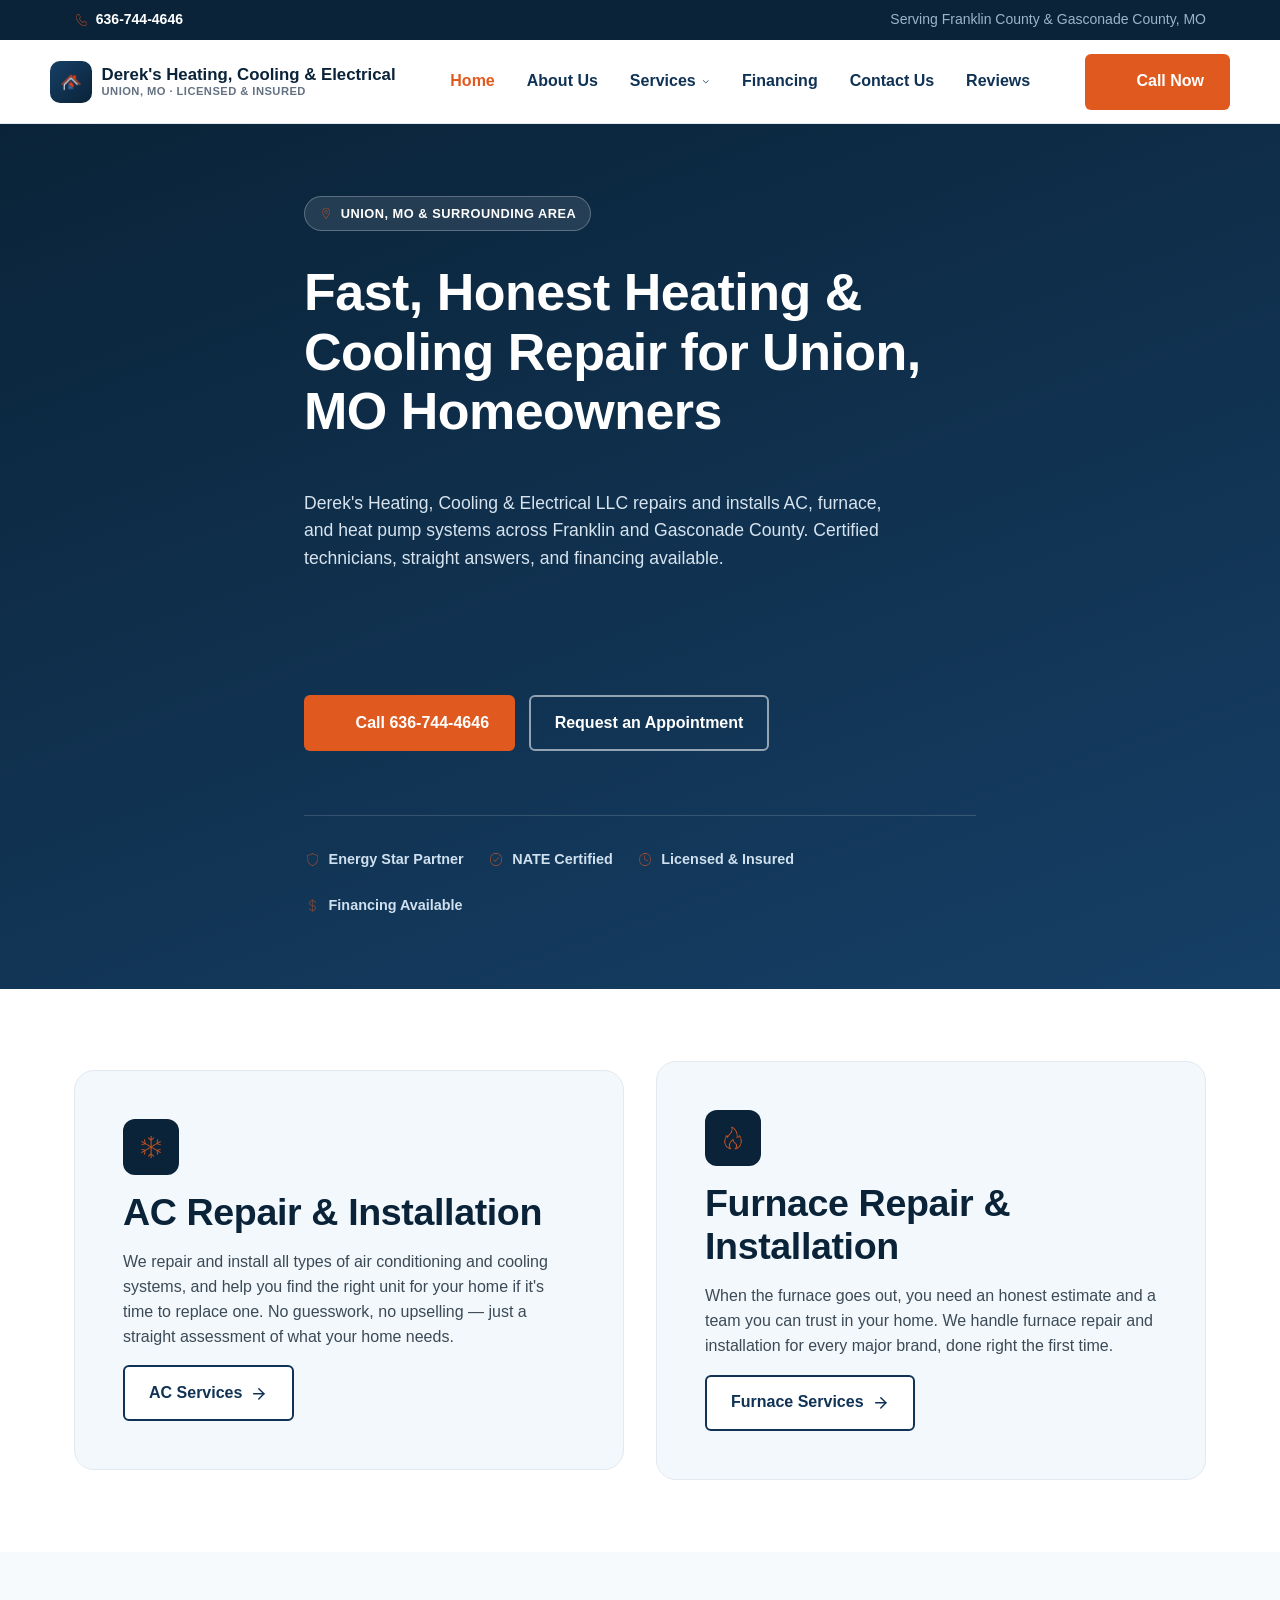
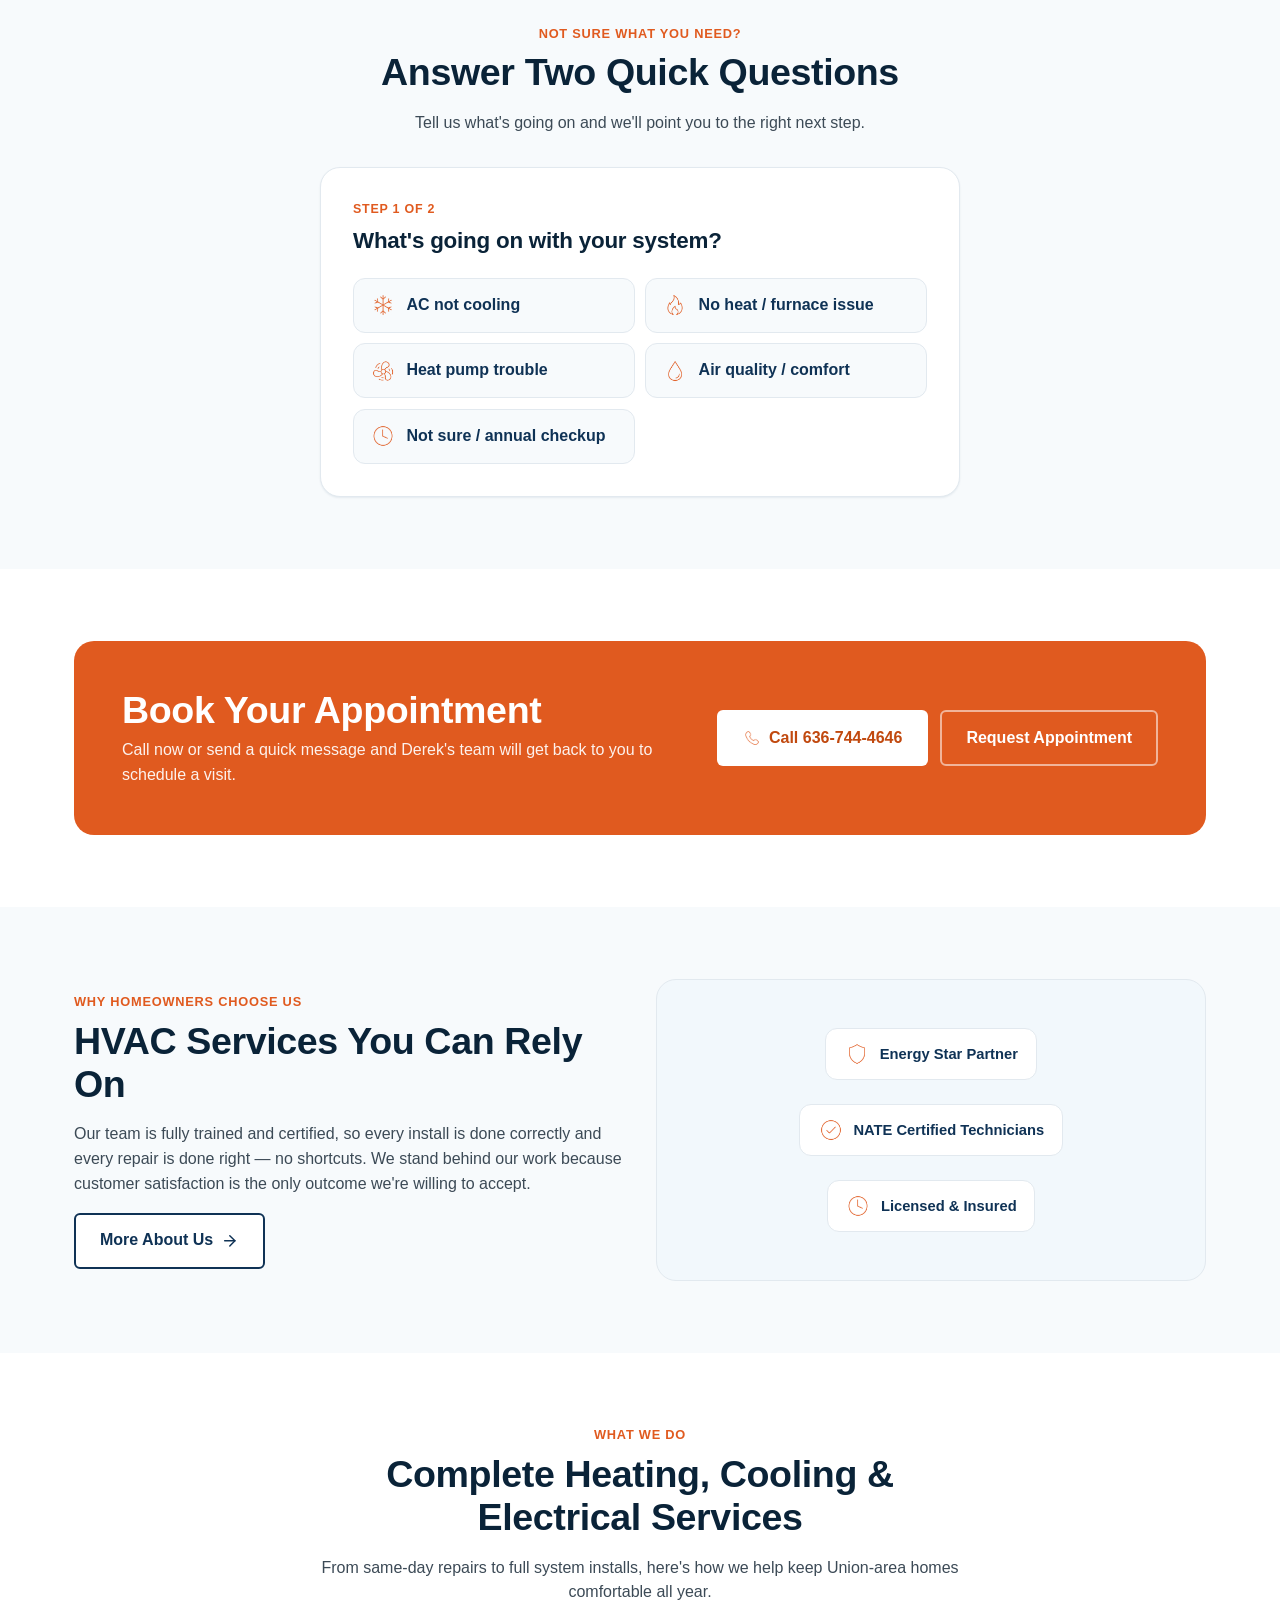
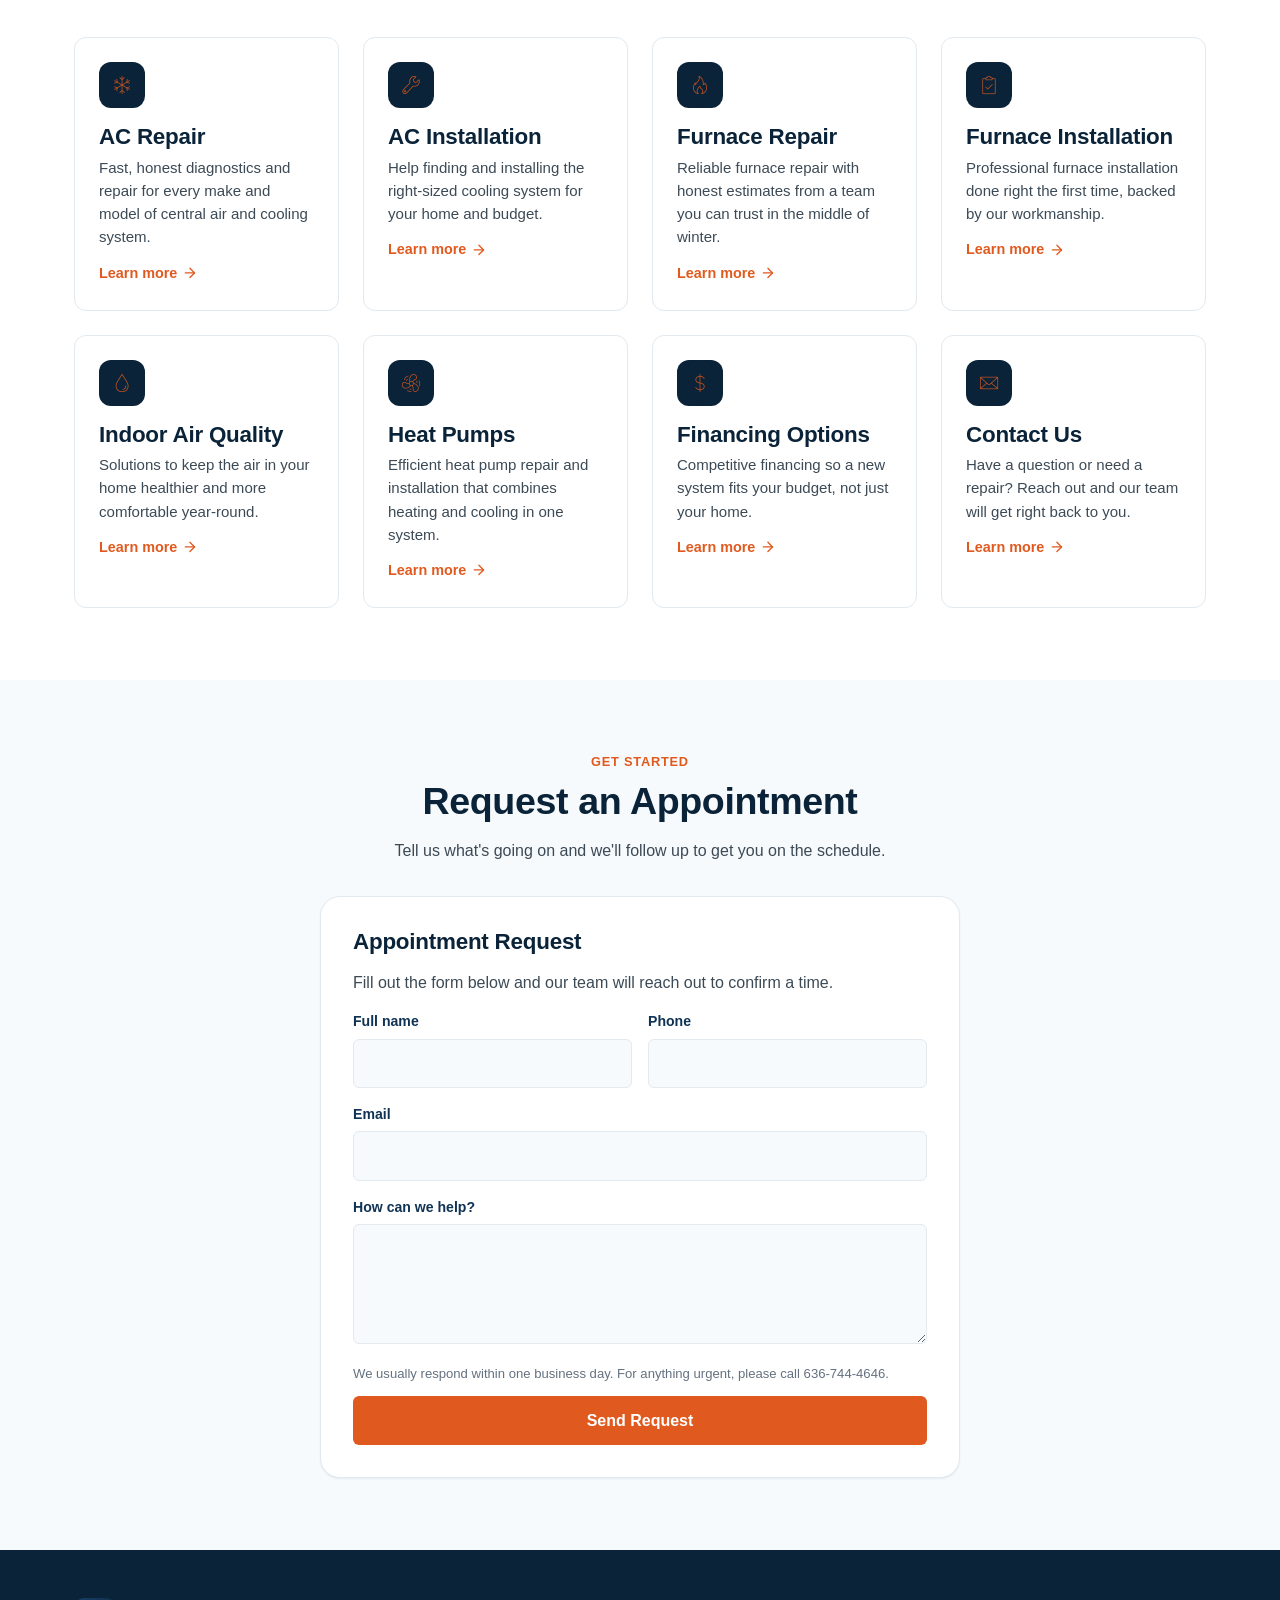
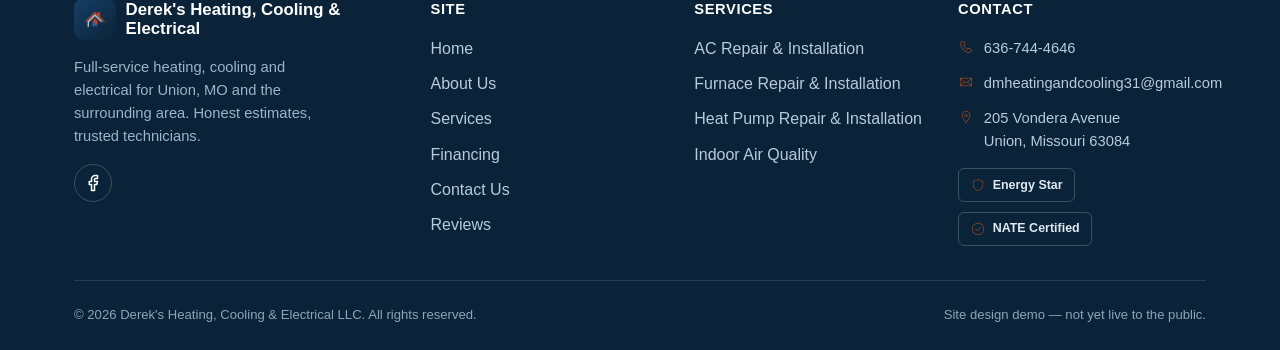
<file: index.html>
<!DOCTYPE html>
<html lang="en">
<head>
<meta charset="UTF-8">
<meta name="viewport" content="width=device-width, initial-scale=1">
<title>Derek's Heating, Cooling & Electrical LLC | Union, MO HVAC Company</title>
<meta name="description" content="Derek's Heating, Cooling & Electrical LLC is a full-service HVAC company serving Union, MO and the surrounding area. AC, furnace, heat pump and ductless mini-split repair, installation, and financing.">
<link rel="canonical" href="https://derekshvac-demo.example/index.html">
<meta name="theme-color" content="#0a2338">
<link rel="icon" href="assets/img/favicon.png" type="image/png">

<meta property="og:type" content="website">
<meta property="og:title" content="Derek's Heating, Cooling & Electrical LLC | Union, MO HVAC Company">
<meta property="og:description" content="Derek's Heating, Cooling & Electrical LLC is a full-service HVAC company serving Union, MO and the surrounding area. AC, furnace, heat pump and ductless mini-split repair, installation, and financing.">
<meta property="og:site_name" content="Derek's Heating, Cooling & Electrical LLC">

<link rel="stylesheet" href="assets/css/style.css">
<script type="application/ld+json">{
  "@context": "https://schema.org",
  "@type": "HVACBusiness",
  "name": "Derek's Heating, Cooling & Electrical LLC",
  "telephone": "+1-636-744-4646",
  "email": "dmheatingandcooling31@gmail.com",
  "address": {
    "@type": "PostalAddress",
    "streetAddress": "205 Vondera Avenue",
    "addressLocality": "Union",
    "addressRegion": "MO",
    "postalCode": "63084",
    "addressCountry": "US"
  },
  "areaServed": [
    {
      "@type": "AdministrativeArea",
      "name": "Franklin County, MO"
    },
    {
      "@type": "AdministrativeArea",
      "name": "Gasconade County, MO"
    },
    {
      "@type": "City",
      "name": "Union, MO"
    },
    {
      "@type": "City",
      "name": "New Haven, MO"
    },
    {
      "@type": "City",
      "name": "Hermann, MO"
    }
  ],
  "sameAs": [
    "https://facebook.com/hvacfranklincounty"
  ],
  "priceRange": "$$",
  "openingHoursSpecification": [
    {
      "@type": "OpeningHoursSpecification",
      "dayOfWeek": [
        "Monday",
        "Tuesday",
        "Wednesday",
        "Thursday",
        "Friday"
      ],
      "opens": "08:00",
      "closes": "17:00"
    }
  ]
}</script>

</head>
<body>
<a class="skip-link" href="#main">Skip to content</a>

  
  <div class="topbar">
    <div class="container">
      <a class="topbar-call" href="tel:+16367444646">
        <img class="icon" src="assets/img/icons/phone.png" width="24" height="24" alt="" aria-hidden="true">
        636-744-4646
      </a>
      <span class="topbar-area">Serving Franklin County & Gasconade County, MO</span>
    </div>
  </div>
  <header class="site-header">
    <div class="container header-inner">
      
      <a class="brand" href="index.html">
        <span class="brand-mark"><img src="assets/img/logo-mark.png" alt="" width="24" height="24"></span>
        <span class="brand-name">
          Derek's Heating, Cooling &amp; Electrical
          <small>Union, MO &middot; Licensed &amp; Insured</small>
        </span>
      </a>
      
      <nav class="primary-nav" aria-label="Primary">
        <ul class="nav-list"><li><a class="nav-link" href="index.html" aria-current="page">Home</a></li><li><a class="nav-link" href="about.html">About Us</a></li>
        <li class="has-dropdown">
          <a class="nav-link" href="services.html">
            Services <svg class="icon caret" viewBox="0 0 24 24" fill="none" stroke="currentColor" stroke-width="2" stroke-linecap="round" stroke-linejoin="round" aria-hidden="true" focusable="false"><polyline points="6 9 12 15 18 9"/></svg>
          </a>
          <ul class="dropdown"><li><a href="ac-repair-installation.html">AC Repair & Installation</a></li><li><a href="furnace-repair-installation.html">Furnace Repair & Installation</a></li><li><a href="heat-pump-repair-installation.html">Heat Pump Repair & Installation</a></li><li><a href="indoor-air-quality.html">Indoor Air Quality</a></li></ul>
        </li><li><a class="nav-link" href="financing.html">Financing</a></li><li><a class="nav-link" href="contact.html">Contact Us</a></li><li><a class="nav-link" href="reviews.html">Reviews</a></li></ul>
      </nav>
      <a class="btn btn-primary header-cta" href="tel:+16367444646">
        <img class="icon" src="assets/img/icons/phone.png" width="24" height="24" alt="" aria-hidden="true"> Call Now
      </a>
      <button
        type="button"
        class="nav-toggle"
        data-nav-toggle
        aria-expanded="false"
        aria-controls="mobile-nav-panel"
        aria-label="Open menu"
      >
        <svg class="icon" viewBox="0 0 24 24" fill="none" stroke="currentColor" stroke-width="2" stroke-linecap="round" stroke-linejoin="round" aria-hidden="true" focusable="false"><line x1="3" y1="12" x2="21" y2="12"/><line x1="3" y1="6" x2="21" y2="6"/><line x1="3" y1="18" x2="21" y2="18"/></svg>
      </button>
    </div>
    
    <div class="mobile-nav" data-mobile-nav>
      <div class="container">
        <a class="mobile-nav-link" href="index.html" aria-current="page">Home</a><a class="mobile-nav-link" href="about.html">About Us</a>
        <button
          type="button"
          class="mobile-nav-toggle-btn"
          data-mobile-sub-toggle
          aria-expanded="false"
          aria-controls="mobile-services-sub"
        >
          Services <svg class="icon caret" viewBox="0 0 24 24" fill="none" stroke="currentColor" stroke-width="2" stroke-linecap="round" stroke-linejoin="round" aria-hidden="true" focusable="false"><polyline points="6 9 12 15 18 9"/></svg>
        </button>
        <div class="mobile-sub" id="mobile-services-sub" data-mobile-sub>
          <a href="services.html">All Services</a>
          <a href="ac-repair-installation.html">AC Repair & Installation</a><a href="furnace-repair-installation.html">Furnace Repair & Installation</a><a href="heat-pump-repair-installation.html">Heat Pump Repair & Installation</a><a href="indoor-air-quality.html">Indoor Air Quality</a>
        </div><a class="mobile-nav-link" href="financing.html">Financing</a><a class="mobile-nav-link" href="contact.html">Contact Us</a><a class="mobile-nav-link" href="reviews.html">Reviews</a>
        <a class="btn btn-primary btn-block mobile-cta" href="tel:+16367444646">
          <img class="icon" src="assets/img/icons/phone.png" width="24" height="24" alt="" aria-hidden="true"> Call 636-744-4646
        </a>
      </div>
    </div>
  </header>
<main id="main">

  <section class="hero">
    <div class="container hero-inner">
      <span class="eyebrow"><img class="icon" src="assets/img/icons/pin.png" width="24" height="24" alt="" aria-hidden="true"> Union, MO &amp; Surrounding Area</span>
      <h1>Fast, Honest Heating &amp; Cooling Repair for Union, MO Homeowners</h1>
      <p class="hero-lede">
        Derek's Heating, Cooling &amp; Electrical LLC repairs and installs AC,
        furnace, and heat pump systems across Franklin and Gasconade County.
        Certified technicians, straight answers, and financing available.
      </p>
      <div class="weather-hook" data-weather aria-live="polite"></div>
      <div class="hero-actions">
        <a class="btn btn-primary" href="tel:+16367444646"><img class="icon" src="assets/img/icons/phone.png" width="24" height="24" alt="" aria-hidden="true"> Call 636-744-4646</a>
        <a class="btn btn-on-dark" href="contact.html">Request an Appointment</a>
      </div>
      <ul class="hero-trust">
        <li><img class="icon" src="assets/img/icons/shield.png" width="24" height="24" alt="" aria-hidden="true"> Energy Star Partner</li>
        <li><img class="icon" src="assets/img/icons/check-circle.png" width="24" height="24" alt="" aria-hidden="true"> NATE Certified</li>
        <li><img class="icon" src="assets/img/icons/clock.png" width="24" height="24" alt="" aria-hidden="true"> Licensed &amp; Insured</li>
        <li><img class="icon" src="assets/img/icons/dollar.png" width="24" height="24" alt="" aria-hidden="true"> Financing Available</li>
      </ul>
    </div>
  </section>

  <section class="section">
    <div class="container">
      <div class="feature-row">
        <div class="panel">
          <div class="feature-icon"><img class="icon" src="assets/img/icons/snowflake.png" width="24" height="24" alt="" aria-hidden="true"></div>
          <h2>AC Repair &amp; Installation</h2>
          <p>We repair and install all types of air conditioning and cooling
            systems, and help you find the right unit for your home if it's
            time to replace one. No guesswork, no upselling &mdash; just a
            straight assessment of what your home needs.</p>
          <a class="btn btn-secondary" href="ac-repair-installation.html">AC Services <svg class="icon" viewBox="0 0 24 24" fill="none" stroke="currentColor" stroke-width="2" stroke-linecap="round" stroke-linejoin="round" aria-hidden="true" focusable="false"><line x1="5" y1="12" x2="19" y2="12"/><polyline points="12 5 19 12 12 19"/></svg></a>
        </div>
        <div class="panel">
          <div class="feature-icon"><img class="icon" src="assets/img/icons/flame.png" width="24" height="24" alt="" aria-hidden="true"></div>
          <h2>Furnace Repair &amp; Installation</h2>
          <p>When the furnace goes out, you need an honest estimate and a
            team you can trust in your home. We handle furnace repair and
            installation for every major brand, done right the first time.</p>
          <a class="btn btn-secondary" href="furnace-repair-installation.html">Furnace Services <svg class="icon" viewBox="0 0 24 24" fill="none" stroke="currentColor" stroke-width="2" stroke-linecap="round" stroke-linejoin="round" aria-hidden="true" focusable="false"><line x1="5" y1="12" x2="19" y2="12"/><polyline points="12 5 19 12 12 19"/></svg></a>
        </div>
      </div>
    </div>
  </section>

  <section class="section section-alt">
    <div class="container">
      <div class="section-head">
        <span class="kicker">Not Sure What You Need?</span>
        <h2>Answer Two Quick Questions</h2>
        <p>Tell us what's going on and we'll point you to the right next step.</p>
      </div>
      <div class="quiz-card">
        <div data-quiz>
          <noscript>
            <p>Enable JavaScript to use this tool, or <a href="services.html">browse our services</a> directly.</p>
          </noscript>
        </div>
      </div>
    </div>
  </section>

  
  <section class="section">
    <div class="container">
      <div class="cta-band">
        <div>
          <h2>Book Your Appointment</h2>
          <p>Call now or send a quick message and Derek's team will get back to you to schedule a visit.</p>
        </div>
        <div class="cta-actions">
          <a class="btn btn-primary" href="tel:+16367444646"><img class="icon" src="assets/img/icons/phone.png" width="24" height="24" alt="" aria-hidden="true"> Call 636-744-4646</a>
          <a class="btn btn-on-dark" href="contact.html">Request Appointment</a>
        </div>
      </div>
    </div>
  </section>

  <section class="section section-alt">
    <div class="container">
      <div class="feature-row">
        <div>
          <span class="kicker">Why Homeowners Choose Us</span>
          <h2>HVAC Services You Can Rely On</h2>
          <p>Our team is fully trained and certified, so every install is
            done correctly and every repair is done right &mdash; no
            shortcuts. We stand behind our work because customer
            satisfaction is the only outcome we're willing to accept.</p>
          <a class="btn btn-secondary" href="about.html">More About Us <svg class="icon" viewBox="0 0 24 24" fill="none" stroke="currentColor" stroke-width="2" stroke-linecap="round" stroke-linejoin="round" aria-hidden="true" focusable="false"><line x1="5" y1="12" x2="19" y2="12"/><polyline points="12 5 19 12 12 19"/></svg></a>
        </div>
        <div class="panel">
          
      <div class="cert-strip">
        <span class="cert-badge"><img class="icon" src="assets/img/icons/shield.png" width="24" height="24" alt="" aria-hidden="true"> Energy Star Partner</span>
        <span class="cert-badge"><img class="icon" src="assets/img/icons/check-circle.png" width="24" height="24" alt="" aria-hidden="true"> NATE Certified Technicians</span>
        <span class="cert-badge"><img class="icon" src="assets/img/icons/clock.png" width="24" height="24" alt="" aria-hidden="true"> Licensed &amp; Insured</span>
      </div>
        </div>
      </div>
    </div>
  </section>

  <section class="section">
    <div class="container">
      <div class="section-head">
        <span class="kicker">What We Do</span>
        <h2>Complete Heating, Cooling &amp; Electrical Services</h2>
        <p>From same-day repairs to full system installs, here's how we help
          keep Union-area homes comfortable all year.</p>
      </div>
      
      <div class="card-grid">
        
        <div class="card">
          <div class="feature-icon"><img class="icon" src="assets/img/icons/snowflake.png" width="24" height="24" alt="" aria-hidden="true"></div>
          <h3>AC Repair</h3>
          <p>Fast, honest diagnostics and repair for every make and model of central air and cooling system.</p>
          <a class="card-link" href="ac-repair-installation.html">Learn more <svg class="icon" viewBox="0 0 24 24" fill="none" stroke="currentColor" stroke-width="2" stroke-linecap="round" stroke-linejoin="round" aria-hidden="true" focusable="false"><line x1="5" y1="12" x2="19" y2="12"/><polyline points="12 5 19 12 12 19"/></svg></a>
        </div>
        <div class="card">
          <div class="feature-icon"><img class="icon" src="assets/img/icons/wrench.png" width="24" height="24" alt="" aria-hidden="true"></div>
          <h3>AC Installation</h3>
          <p>Help finding and installing the right-sized cooling system for your home and budget.</p>
          <a class="card-link" href="ac-repair-installation.html">Learn more <svg class="icon" viewBox="0 0 24 24" fill="none" stroke="currentColor" stroke-width="2" stroke-linecap="round" stroke-linejoin="round" aria-hidden="true" focusable="false"><line x1="5" y1="12" x2="19" y2="12"/><polyline points="12 5 19 12 12 19"/></svg></a>
        </div>
        <div class="card">
          <div class="feature-icon"><img class="icon" src="assets/img/icons/flame.png" width="24" height="24" alt="" aria-hidden="true"></div>
          <h3>Furnace Repair</h3>
          <p>Reliable furnace repair with honest estimates from a team you can trust in the middle of winter.</p>
          <a class="card-link" href="furnace-repair-installation.html">Learn more <svg class="icon" viewBox="0 0 24 24" fill="none" stroke="currentColor" stroke-width="2" stroke-linecap="round" stroke-linejoin="round" aria-hidden="true" focusable="false"><line x1="5" y1="12" x2="19" y2="12"/><polyline points="12 5 19 12 12 19"/></svg></a>
        </div>
        <div class="card">
          <div class="feature-icon"><img class="icon" src="assets/img/icons/clipboard.png" width="24" height="24" alt="" aria-hidden="true"></div>
          <h3>Furnace Installation</h3>
          <p>Professional furnace installation done right the first time, backed by our workmanship.</p>
          <a class="card-link" href="furnace-repair-installation.html">Learn more <svg class="icon" viewBox="0 0 24 24" fill="none" stroke="currentColor" stroke-width="2" stroke-linecap="round" stroke-linejoin="round" aria-hidden="true" focusable="false"><line x1="5" y1="12" x2="19" y2="12"/><polyline points="12 5 19 12 12 19"/></svg></a>
        </div>
        <div class="card">
          <div class="feature-icon"><img class="icon" src="assets/img/icons/droplet.png" width="24" height="24" alt="" aria-hidden="true"></div>
          <h3>Indoor Air Quality</h3>
          <p>Solutions to keep the air in your home healthier and more comfortable year-round.</p>
          <a class="card-link" href="indoor-air-quality.html">Learn more <svg class="icon" viewBox="0 0 24 24" fill="none" stroke="currentColor" stroke-width="2" stroke-linecap="round" stroke-linejoin="round" aria-hidden="true" focusable="false"><line x1="5" y1="12" x2="19" y2="12"/><polyline points="12 5 19 12 12 19"/></svg></a>
        </div>
        <div class="card">
          <div class="feature-icon"><img class="icon" src="assets/img/icons/fan.png" width="24" height="24" alt="" aria-hidden="true"></div>
          <h3>Heat Pumps</h3>
          <p>Efficient heat pump repair and installation that combines heating and cooling in one system.</p>
          <a class="card-link" href="heat-pump-repair-installation.html">Learn more <svg class="icon" viewBox="0 0 24 24" fill="none" stroke="currentColor" stroke-width="2" stroke-linecap="round" stroke-linejoin="round" aria-hidden="true" focusable="false"><line x1="5" y1="12" x2="19" y2="12"/><polyline points="12 5 19 12 12 19"/></svg></a>
        </div>
        <div class="card">
          <div class="feature-icon"><img class="icon" src="assets/img/icons/dollar.png" width="24" height="24" alt="" aria-hidden="true"></div>
          <h3>Financing Options</h3>
          <p>Competitive financing so a new system fits your budget, not just your home.</p>
          <a class="card-link" href="financing.html">Learn more <svg class="icon" viewBox="0 0 24 24" fill="none" stroke="currentColor" stroke-width="2" stroke-linecap="round" stroke-linejoin="round" aria-hidden="true" focusable="false"><line x1="5" y1="12" x2="19" y2="12"/><polyline points="12 5 19 12 12 19"/></svg></a>
        </div>
        <div class="card">
          <div class="feature-icon"><img class="icon" src="assets/img/icons/mail.png" width="24" height="24" alt="" aria-hidden="true"></div>
          <h3>Contact Us</h3>
          <p>Have a question or need a repair? Reach out and our team will get right back to you.</p>
          <a class="card-link" href="contact.html">Learn more <svg class="icon" viewBox="0 0 24 24" fill="none" stroke="currentColor" stroke-width="2" stroke-linecap="round" stroke-linejoin="round" aria-hidden="true" focusable="false"><line x1="5" y1="12" x2="19" y2="12"/><polyline points="12 5 19 12 12 19"/></svg></a>
        </div>
      </div>
    </div>
  </section>

  <section class="section section-alt">
    <div class="container">
      <div class="section-head">
        <span class="kicker">Get Started</span>
        <h2>Request an Appointment</h2>
        <p>Tell us what's going on and we'll follow up to get you on the schedule.</p>
      </div>
      <div style="max-width:640px;margin:0 auto;">
        
      <div class="form-card">
        <h3 class="mt-0">Appointment Request</h3>
        <p>Fill out the form below and our team will reach out to confirm a time.</p>
        <form data-contact-form novalidate>
          <div class="form-grid two-col">
            <div class="field">
              <label for="name">Full name</label>
              <input id="name" name="name" type="text" autocomplete="name" required>
            </div>
            <div class="field">
              <label for="phone">Phone</label>
              <input id="phone" name="phone" type="tel" autocomplete="tel" required>
            </div>
            <div class="field full">
              <label for="email">Email</label>
              <input id="email" name="email" type="email" autocomplete="email" required>
            </div>
            <div class="field full">
              <label for="message">How can we help?</label>
              <textarea id="message" name="message" required></textarea>
            </div>
          </div>
          <div class="form-status" data-form-status role="status"></div>
          <p class="form-note">We usually respond within one business day. For anything urgent, please call 636-744-4646.</p>
          <button class="btn btn-primary btn-block" type="submit" style="margin-top:0.75rem;">Send Request</button>
        </form>
      </div>
      </div>
    </div>
  </section>
  
</main>

  <footer class="site-footer">
    <div class="container">
      <div class="footer-grid">
        <div class="footer-brand">
          <a class="brand" href="index.html">
            <span class="brand-mark"><img src="assets/img/logo-mark.png" alt="" width="24" height="24"></span>
            <span class="brand-name">Derek's Heating, Cooling &amp; Electrical</span>
          </a>
          <p>Full-service heating, cooling and electrical for Union, MO and
            the surrounding area. Honest estimates, trusted technicians.</p>
          <div class="footer-social">
            <a href="https://facebook.com/hvacfranklincounty" aria-label="Derek's Heating on Facebook" target="_blank" rel="noopener noreferrer">
              <svg class="icon" viewBox="0 0 24 24" fill="none" stroke="currentColor" stroke-width="2" stroke-linecap="round" stroke-linejoin="round" aria-hidden="true" focusable="false"><path d="M18 2h-3a5 5 0 0 0-5 5v3H7v4h3v8h4v-8h3l1-4h-4V7a1 1 0 0 1 1-1h3z"/></svg>
            </a>
          </div>
        </div>

        <div>
          <div class="footer-heading">Site</div>
          <ul class="footer-links">
            <li><a href="index.html">Home</a></li><li><a href="about.html">About Us</a></li><li><a href="services.html">Services</a></li><li><a href="financing.html">Financing</a></li><li><a href="contact.html">Contact Us</a></li><li><a href="reviews.html">Reviews</a></li>
          </ul>
        </div>

        <div>
          <div class="footer-heading">Services</div>
          <ul class="footer-links">
            <li><a href="ac-repair-installation.html">AC Repair & Installation</a></li><li><a href="furnace-repair-installation.html">Furnace Repair & Installation</a></li><li><a href="heat-pump-repair-installation.html">Heat Pump Repair & Installation</a></li><li><a href="indoor-air-quality.html">Indoor Air Quality</a></li>
          </ul>
        </div>

        <div>
          <div class="footer-heading">Contact</div>
          <ul class="footer-contact">
            <li><img class="icon" src="assets/img/icons/phone.png" width="24" height="24" alt="" aria-hidden="true"><a href="tel:+16367444646">636-744-4646</a></li>
            <li><img class="icon" src="assets/img/icons/mail.png" width="24" height="24" alt="" aria-hidden="true"><a href="mailto:dmheatingandcooling31@gmail.com">dmheatingandcooling31@gmail.com</a></li>
            <li><img class="icon" src="assets/img/icons/pin.png" width="24" height="24" alt="" aria-hidden="true"><span>205 Vondera Avenue<br>Union, Missouri 63084</span></li>
          </ul>
          <div class="footer-certs">
            <span class="footer-cert-badge"><img class="icon" src="assets/img/icons/shield.png" width="24" height="24" alt="" aria-hidden="true"> Energy Star</span>
            <span class="footer-cert-badge"><img class="icon" src="assets/img/icons/check-circle.png" width="24" height="24" alt="" aria-hidden="true"> NATE Certified</span>
          </div>
        </div>
      </div>

      <div class="footer-bottom">
        <span>&copy; <span data-year>2026</span> Derek's Heating, Cooling & Electrical LLC. All rights reserved.</span>
        <span>Site design demo &mdash; not yet live to the public.</span>
      </div>
    </div>
  </footer>
<script src="assets/js/main.js"></script>
<script>document.querySelector('[data-year]').textContent = new Date().getFullYear();</script>
</body>
</html>
</file>
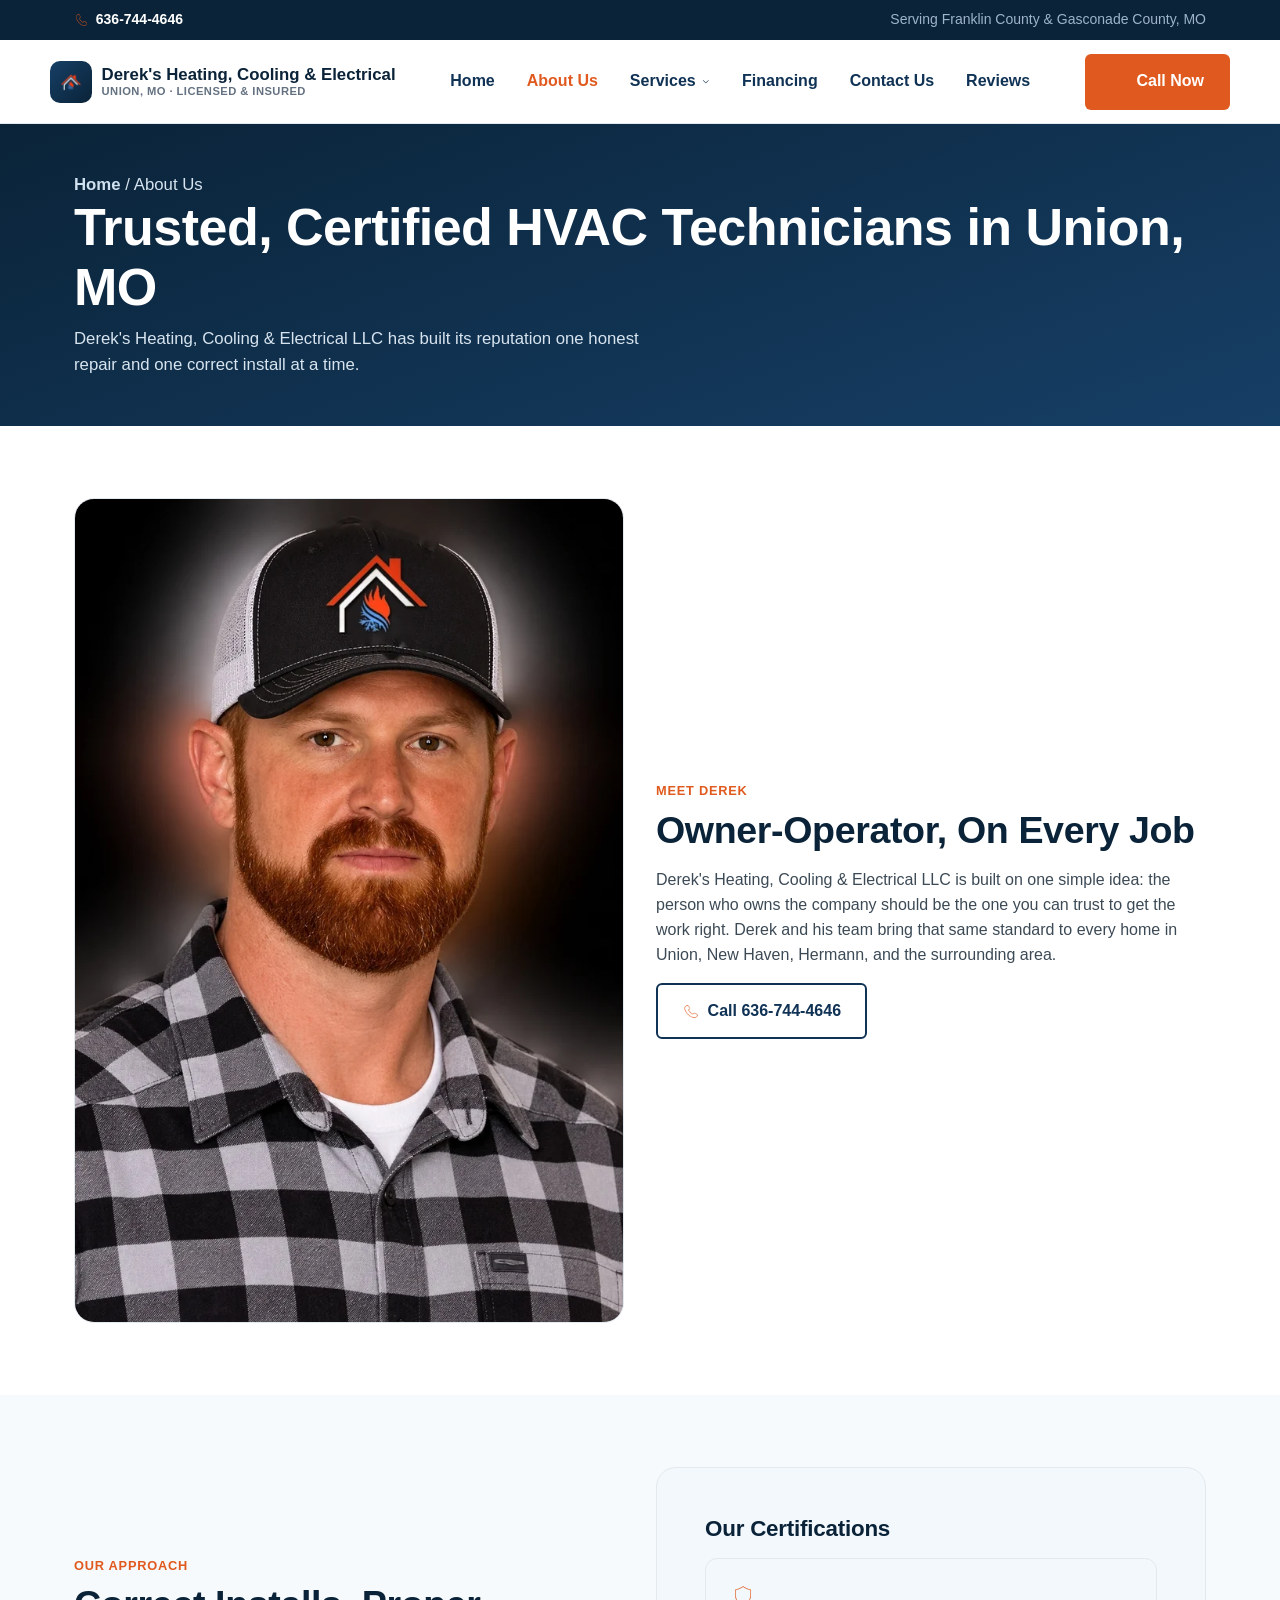
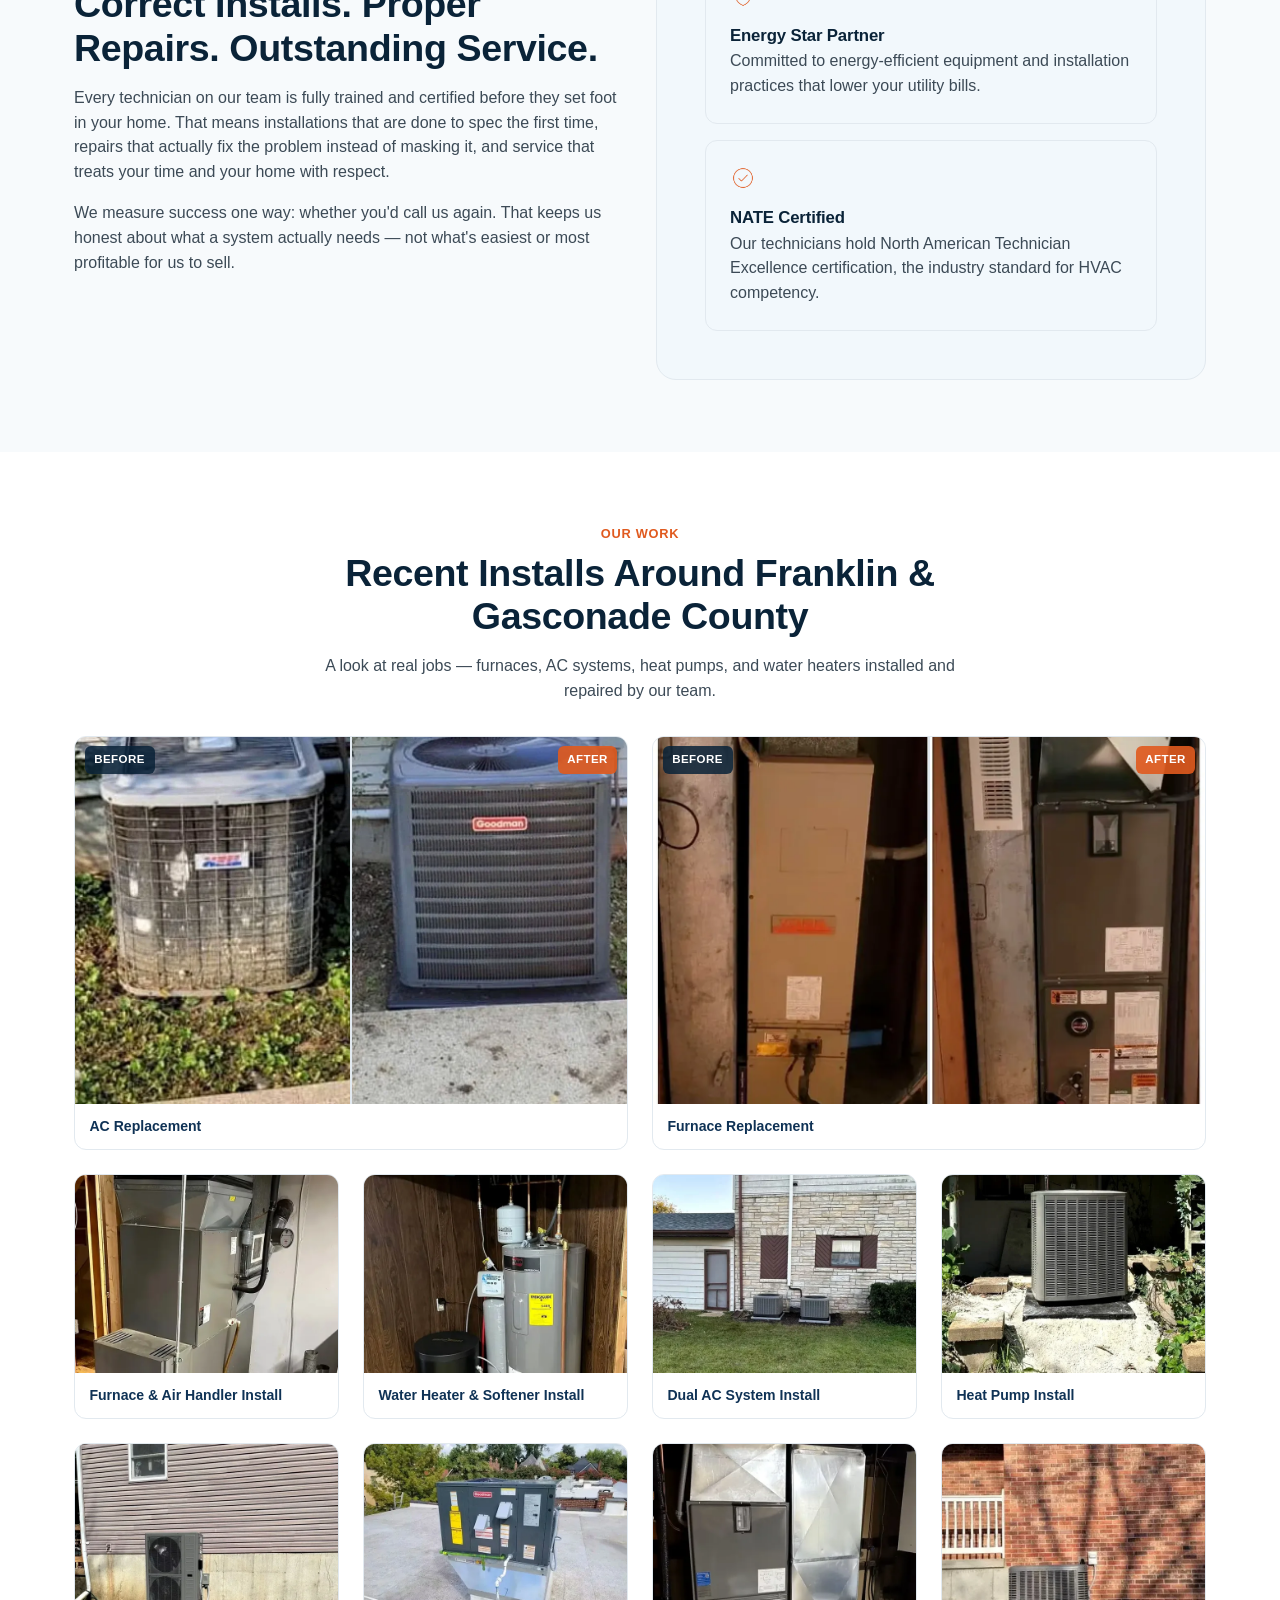
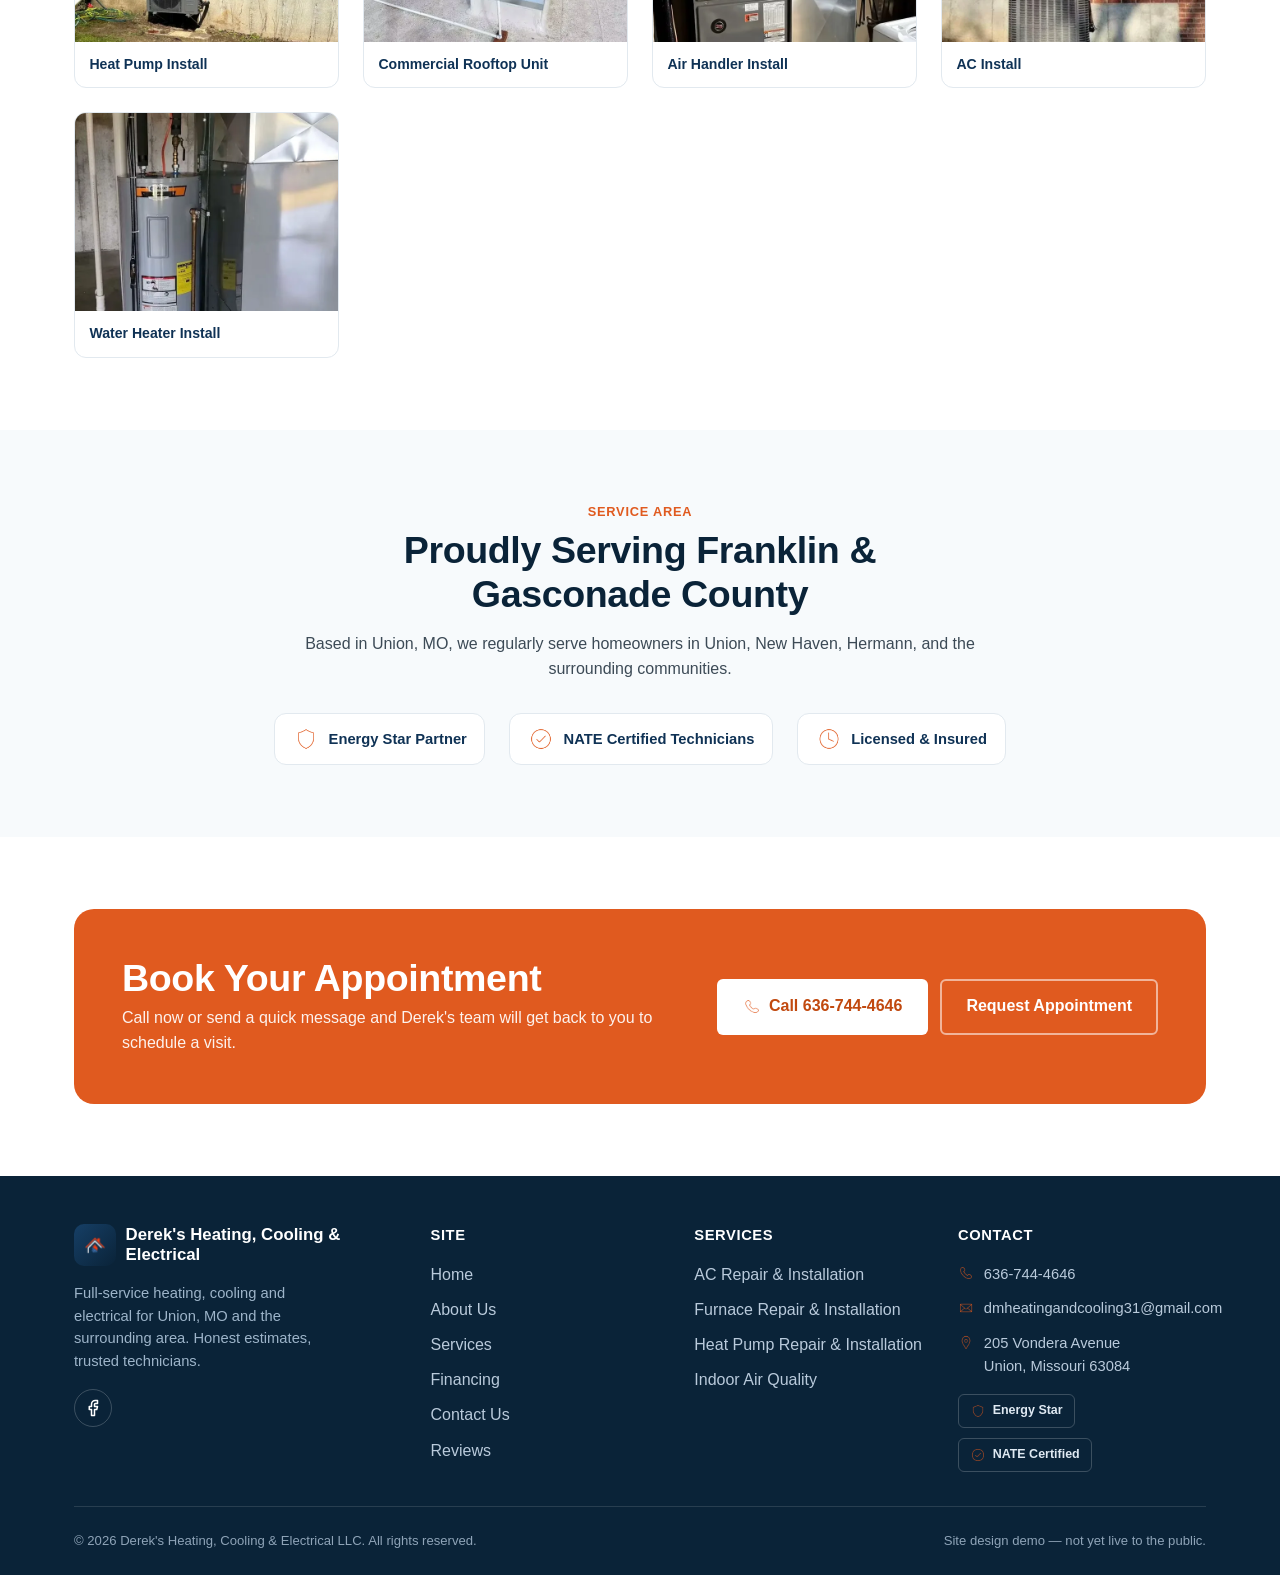
<file: about.html>
<!DOCTYPE html>
<html lang="en">
<head>
<meta charset="UTF-8">
<meta name="viewport" content="width=device-width, initial-scale=1">
<title>About Us | Derek's Heating, Cooling & Electrical LLC</title>
<meta name="description" content="Meet Derek's Heating, Cooling & Electrical LLC — Energy Star and NATE certified HVAC technicians serving Union, MO and Franklin & Gasconade County.">
<link rel="canonical" href="https://derekshvac-demo.example/about.html">
<meta name="theme-color" content="#0a2338">
<link rel="icon" href="assets/img/favicon.png" type="image/png">

<meta property="og:type" content="website">
<meta property="og:title" content="About Us | Derek's Heating, Cooling & Electrical LLC">
<meta property="og:description" content="Meet Derek's Heating, Cooling & Electrical LLC — Energy Star and NATE certified HVAC technicians serving Union, MO and Franklin & Gasconade County.">
<meta property="og:site_name" content="Derek's Heating, Cooling & Electrical LLC">

<link rel="stylesheet" href="assets/css/style.css">
<script type="application/ld+json">{
  "@context": "https://schema.org",
  "@type": "HVACBusiness",
  "name": "Derek's Heating, Cooling & Electrical LLC",
  "telephone": "+1-636-744-4646",
  "email": "dmheatingandcooling31@gmail.com",
  "address": {
    "@type": "PostalAddress",
    "streetAddress": "205 Vondera Avenue",
    "addressLocality": "Union",
    "addressRegion": "MO",
    "postalCode": "63084",
    "addressCountry": "US"
  },
  "areaServed": [
    {
      "@type": "AdministrativeArea",
      "name": "Franklin County, MO"
    },
    {
      "@type": "AdministrativeArea",
      "name": "Gasconade County, MO"
    },
    {
      "@type": "City",
      "name": "Union, MO"
    },
    {
      "@type": "City",
      "name": "New Haven, MO"
    },
    {
      "@type": "City",
      "name": "Hermann, MO"
    }
  ],
  "sameAs": [
    "https://facebook.com/hvacfranklincounty"
  ],
  "priceRange": "$$",
  "openingHoursSpecification": [
    {
      "@type": "OpeningHoursSpecification",
      "dayOfWeek": [
        "Monday",
        "Tuesday",
        "Wednesday",
        "Thursday",
        "Friday"
      ],
      "opens": "08:00",
      "closes": "17:00"
    }
  ]
}</script>

</head>
<body>
<a class="skip-link" href="#main">Skip to content</a>

  
  <div class="topbar">
    <div class="container">
      <a class="topbar-call" href="tel:+16367444646">
        <img class="icon" src="assets/img/icons/phone.png" width="24" height="24" alt="" aria-hidden="true">
        636-744-4646
      </a>
      <span class="topbar-area">Serving Franklin County & Gasconade County, MO</span>
    </div>
  </div>
  <header class="site-header">
    <div class="container header-inner">
      
      <a class="brand" href="index.html">
        <span class="brand-mark"><img src="assets/img/logo-mark.png" alt="" width="24" height="24"></span>
        <span class="brand-name">
          Derek's Heating, Cooling &amp; Electrical
          <small>Union, MO &middot; Licensed &amp; Insured</small>
        </span>
      </a>
      
      <nav class="primary-nav" aria-label="Primary">
        <ul class="nav-list"><li><a class="nav-link" href="index.html">Home</a></li><li><a class="nav-link" href="about.html" aria-current="page">About Us</a></li>
        <li class="has-dropdown">
          <a class="nav-link" href="services.html">
            Services <svg class="icon caret" viewBox="0 0 24 24" fill="none" stroke="currentColor" stroke-width="2" stroke-linecap="round" stroke-linejoin="round" aria-hidden="true" focusable="false"><polyline points="6 9 12 15 18 9"/></svg>
          </a>
          <ul class="dropdown"><li><a href="ac-repair-installation.html">AC Repair & Installation</a></li><li><a href="furnace-repair-installation.html">Furnace Repair & Installation</a></li><li><a href="heat-pump-repair-installation.html">Heat Pump Repair & Installation</a></li><li><a href="indoor-air-quality.html">Indoor Air Quality</a></li></ul>
        </li><li><a class="nav-link" href="financing.html">Financing</a></li><li><a class="nav-link" href="contact.html">Contact Us</a></li><li><a class="nav-link" href="reviews.html">Reviews</a></li></ul>
      </nav>
      <a class="btn btn-primary header-cta" href="tel:+16367444646">
        <img class="icon" src="assets/img/icons/phone.png" width="24" height="24" alt="" aria-hidden="true"> Call Now
      </a>
      <button
        type="button"
        class="nav-toggle"
        data-nav-toggle
        aria-expanded="false"
        aria-controls="mobile-nav-panel"
        aria-label="Open menu"
      >
        <svg class="icon" viewBox="0 0 24 24" fill="none" stroke="currentColor" stroke-width="2" stroke-linecap="round" stroke-linejoin="round" aria-hidden="true" focusable="false"><line x1="3" y1="12" x2="21" y2="12"/><line x1="3" y1="6" x2="21" y2="6"/><line x1="3" y1="18" x2="21" y2="18"/></svg>
      </button>
    </div>
    
    <div class="mobile-nav" data-mobile-nav>
      <div class="container">
        <a class="mobile-nav-link" href="index.html">Home</a><a class="mobile-nav-link" href="about.html" aria-current="page">About Us</a>
        <button
          type="button"
          class="mobile-nav-toggle-btn"
          data-mobile-sub-toggle
          aria-expanded="false"
          aria-controls="mobile-services-sub"
        >
          Services <svg class="icon caret" viewBox="0 0 24 24" fill="none" stroke="currentColor" stroke-width="2" stroke-linecap="round" stroke-linejoin="round" aria-hidden="true" focusable="false"><polyline points="6 9 12 15 18 9"/></svg>
        </button>
        <div class="mobile-sub" id="mobile-services-sub" data-mobile-sub>
          <a href="services.html">All Services</a>
          <a href="ac-repair-installation.html">AC Repair & Installation</a><a href="furnace-repair-installation.html">Furnace Repair & Installation</a><a href="heat-pump-repair-installation.html">Heat Pump Repair & Installation</a><a href="indoor-air-quality.html">Indoor Air Quality</a>
        </div><a class="mobile-nav-link" href="financing.html">Financing</a><a class="mobile-nav-link" href="contact.html">Contact Us</a><a class="mobile-nav-link" href="reviews.html">Reviews</a>
        <a class="btn btn-primary btn-block mobile-cta" href="tel:+16367444646">
          <img class="icon" src="assets/img/icons/phone.png" width="24" height="24" alt="" aria-hidden="true"> Call 636-744-4646
        </a>
      </div>
    </div>
  </header>
<main id="main">

  <section class="page-hero">
    <div class="container">
      <p class="breadcrumb"><a href="index.html">Home</a> / About Us</p>
      <h1>Trusted, Certified HVAC Technicians in Union, MO</h1>
      <p>Derek's Heating, Cooling &amp; Electrical LLC has built its reputation
        one honest repair and one correct install at a time.</p>
    </div>
  </section>

  <section class="section">
    <div class="container">
      <div class="feature-row">
        <div class="panel" style="padding:0;overflow:hidden;aspect-ratio:2/3;align-self:start;">
          <img src="assets/img/derek-headshot.webp" alt="Derek, owner of Derek's Heating, Cooling & Electrical LLC" style="display:block;width:100%;height:100%;object-fit:cover;" width="700" height="1050">
        </div>
        <div>
          <span class="kicker">Meet Derek</span>
          <h2>Owner-Operator, On Every Job</h2>
          <p>Derek's Heating, Cooling &amp; Electrical LLC is built on one
            simple idea: the person who owns the company should be the one
            you can trust to get the work right. Derek and his team bring
            that same standard to every home in Union, New Haven, Hermann,
            and the surrounding area.</p>
          <a class="btn btn-secondary" href="tel:+16367444646"><img class="icon" src="assets/img/icons/phone.png" width="24" height="24" alt="" aria-hidden="true"> Call 636-744-4646</a>
        </div>
      </div>
    </div>
  </section>

  <section class="section section-alt">
    <div class="container">
      <div class="feature-row">
        <div>
          <span class="kicker">Our Approach</span>
          <h2>Correct Installs. Proper Repairs. Outstanding Service.</h2>
          <p>Every technician on our team is fully trained and certified
            before they set foot in your home. That means installations
            that are done to spec the first time, repairs that actually fix
            the problem instead of masking it, and service that treats your
            time and your home with respect.</p>
          <p>We measure success one way: whether you'd call us again. That
            keeps us honest about what a system actually needs &mdash; not
            what's easiest or most profitable for us to sell.</p>
        </div>
        <div class="panel">
          <h3 class="mt-0">Our Certifications</h3>
          <div class="stack">
            <div class="info-card">
              <img class="icon" src="assets/img/icons/shield.png" width="24" height="24" alt="" aria-hidden="true">
              <h3>Energy Star Partner</h3>
              <p style="margin-bottom:0;">Committed to energy-efficient equipment and installation practices that lower your utility bills.</p>
            </div>
            <div class="info-card">
              <img class="icon" src="assets/img/icons/check-circle.png" width="24" height="24" alt="" aria-hidden="true">
              <h3>NATE Certified</h3>
              <p style="margin-bottom:0;">Our technicians hold North American Technician Excellence certification, the industry standard for HVAC competency.</p>
            </div>
          </div>
        </div>
      </div>
    </div>
  </section>

  <section class="section">
    <div class="container">
      <div class="section-head">
        <span class="kicker">Our Work</span>
        <h2>Recent Installs Around Franklin &amp; Gasconade County</h2>
        <p>A look at real jobs &mdash; furnaces, AC systems, heat pumps, and
          water heaters installed and repaired by our team.</p>
      </div>
      <div class="work-grid">
        <figure class="work-card work-card-ba">
          <div class="work-ba">
            <div class="work-photo">
              <img src="assets/img/work/ac-replacement-before.webp" alt="AC Replacement — before" loading="lazy" width="540" height="660">
              <span class="work-ba-tag">Before</span>
            </div>
            <div class="work-photo">
              <img src="assets/img/work/ac-replacement-after.webp" alt="AC Replacement — after" loading="lazy" width="540" height="660">
              <span class="work-ba-tag work-ba-tag-after">After</span>
            </div>
          </div>
          <figcaption>AC Replacement</figcaption>
        </figure>
        <figure class="work-card work-card-ba">
          <div class="work-ba">
            <div class="work-photo">
              <img src="assets/img/work/furnace-replacement-before.webp" alt="Furnace Replacement — before" loading="lazy" width="540" height="660">
              <span class="work-ba-tag">Before</span>
            </div>
            <div class="work-photo">
              <img src="assets/img/work/furnace-replacement-after.webp" alt="Furnace Replacement — after" loading="lazy" width="540" height="660">
              <span class="work-ba-tag work-ba-tag-after">After</span>
            </div>
          </div>
          <figcaption>Furnace Replacement</figcaption>
        </figure>
        <figure class="work-card">
          <div class="work-photo">
            <img src="assets/img/work/furnace-install-1.webp" alt="Furnace and air handler installed in a basement mechanical closet" loading="lazy" width="900" height="675">
          </div>
          <figcaption>Furnace & Air Handler Install</figcaption>
        </figure>
        <figure class="work-card">
          <div class="work-photo">
            <img src="assets/img/work/water-heater-softener.webp" alt="New water heater and water softener installed side by side" loading="lazy" width="900" height="675">
          </div>
          <figcaption>Water Heater & Softener Install</figcaption>
        </figure>
        <figure class="work-card">
          <div class="work-photo">
            <img src="assets/img/work/dual-condensers-stone.webp" alt="Two AC condenser units installed side by side outside a stone house" loading="lazy" width="900" height="675">
          </div>
          <figcaption>Dual AC System Install</figcaption>
        </figure>
        <figure class="work-card">
          <div class="work-photo">
            <img src="assets/img/work/heatpump-under-deck.webp" alt="Heat pump condenser unit installed under a rear deck" loading="lazy" width="900" height="675">
          </div>
          <figcaption>Heat Pump Install</figcaption>
        </figure>
        <figure class="work-card">
          <div class="work-photo">
            <img src="assets/img/work/heatpump-siding.webp" alt="Heat pump condenser unit installed against home siding" loading="lazy" width="900" height="675">
          </div>
          <figcaption>Heat Pump Install</figcaption>
        </figure>
        <figure class="work-card">
          <div class="work-photo">
            <img src="assets/img/work/commercial-rooftop-unit.webp" alt="Commercial packaged HVAC unit installed on a flat rooftop" loading="lazy" width="900" height="675">
          </div>
          <figcaption>Commercial Rooftop Unit</figcaption>
        </figure>
        <figure class="work-card">
          <div class="work-photo">
            <img src="assets/img/work/air-handler-laundry.webp" alt="Air handler and ductwork installed above a laundry room floor" loading="lazy" width="900" height="675">
          </div>
          <figcaption>Air Handler Install</figcaption>
        </figure>
        <figure class="work-card">
          <div class="work-photo">
            <img src="assets/img/work/ac-brick-exterior.webp" alt="AC condenser unit installed against a brick exterior wall" loading="lazy" width="900" height="675">
          </div>
          <figcaption>AC Install</figcaption>
        </figure>
        <figure class="work-card">
          <div class="work-photo">
            <img src="assets/img/work/water-heater-basement.webp" alt="Water heater installed in an unfinished basement" loading="lazy" width="900" height="675">
          </div>
          <figcaption>Water Heater Install</figcaption>
        </figure></div>
    </div>
  </section>

  <section class="section section-alt">
    <div class="container">
      <div class="section-head">
        <span class="kicker">Service Area</span>
        <h2>Proudly Serving Franklin &amp; Gasconade County</h2>
        <p>Based in Union, MO, we regularly serve homeowners in Union, New
          Haven, Hermann, and the surrounding communities.</p>
      </div>
      
      <div class="cert-strip">
        <span class="cert-badge"><img class="icon" src="assets/img/icons/shield.png" width="24" height="24" alt="" aria-hidden="true"> Energy Star Partner</span>
        <span class="cert-badge"><img class="icon" src="assets/img/icons/check-circle.png" width="24" height="24" alt="" aria-hidden="true"> NATE Certified Technicians</span>
        <span class="cert-badge"><img class="icon" src="assets/img/icons/clock.png" width="24" height="24" alt="" aria-hidden="true"> Licensed &amp; Insured</span>
      </div>
    </div>
  </section>

  
  <section class="section">
    <div class="container">
      <div class="cta-band">
        <div>
          <h2>Book Your Appointment</h2>
          <p>Call now or send a quick message and Derek's team will get back to you to schedule a visit.</p>
        </div>
        <div class="cta-actions">
          <a class="btn btn-primary" href="tel:+16367444646"><img class="icon" src="assets/img/icons/phone.png" width="24" height="24" alt="" aria-hidden="true"> Call 636-744-4646</a>
          <a class="btn btn-on-dark" href="contact.html">Request Appointment</a>
        </div>
      </div>
    </div>
  </section>
  
</main>

  <footer class="site-footer">
    <div class="container">
      <div class="footer-grid">
        <div class="footer-brand">
          <a class="brand" href="index.html">
            <span class="brand-mark"><img src="assets/img/logo-mark.png" alt="" width="24" height="24"></span>
            <span class="brand-name">Derek's Heating, Cooling &amp; Electrical</span>
          </a>
          <p>Full-service heating, cooling and electrical for Union, MO and
            the surrounding area. Honest estimates, trusted technicians.</p>
          <div class="footer-social">
            <a href="https://facebook.com/hvacfranklincounty" aria-label="Derek's Heating on Facebook" target="_blank" rel="noopener noreferrer">
              <svg class="icon" viewBox="0 0 24 24" fill="none" stroke="currentColor" stroke-width="2" stroke-linecap="round" stroke-linejoin="round" aria-hidden="true" focusable="false"><path d="M18 2h-3a5 5 0 0 0-5 5v3H7v4h3v8h4v-8h3l1-4h-4V7a1 1 0 0 1 1-1h3z"/></svg>
            </a>
          </div>
        </div>

        <div>
          <div class="footer-heading">Site</div>
          <ul class="footer-links">
            <li><a href="index.html">Home</a></li><li><a href="about.html">About Us</a></li><li><a href="services.html">Services</a></li><li><a href="financing.html">Financing</a></li><li><a href="contact.html">Contact Us</a></li><li><a href="reviews.html">Reviews</a></li>
          </ul>
        </div>

        <div>
          <div class="footer-heading">Services</div>
          <ul class="footer-links">
            <li><a href="ac-repair-installation.html">AC Repair & Installation</a></li><li><a href="furnace-repair-installation.html">Furnace Repair & Installation</a></li><li><a href="heat-pump-repair-installation.html">Heat Pump Repair & Installation</a></li><li><a href="indoor-air-quality.html">Indoor Air Quality</a></li>
          </ul>
        </div>

        <div>
          <div class="footer-heading">Contact</div>
          <ul class="footer-contact">
            <li><img class="icon" src="assets/img/icons/phone.png" width="24" height="24" alt="" aria-hidden="true"><a href="tel:+16367444646">636-744-4646</a></li>
            <li><img class="icon" src="assets/img/icons/mail.png" width="24" height="24" alt="" aria-hidden="true"><a href="mailto:dmheatingandcooling31@gmail.com">dmheatingandcooling31@gmail.com</a></li>
            <li><img class="icon" src="assets/img/icons/pin.png" width="24" height="24" alt="" aria-hidden="true"><span>205 Vondera Avenue<br>Union, Missouri 63084</span></li>
          </ul>
          <div class="footer-certs">
            <span class="footer-cert-badge"><img class="icon" src="assets/img/icons/shield.png" width="24" height="24" alt="" aria-hidden="true"> Energy Star</span>
            <span class="footer-cert-badge"><img class="icon" src="assets/img/icons/check-circle.png" width="24" height="24" alt="" aria-hidden="true"> NATE Certified</span>
          </div>
        </div>
      </div>

      <div class="footer-bottom">
        <span>&copy; <span data-year>2026</span> Derek's Heating, Cooling & Electrical LLC. All rights reserved.</span>
        <span>Site design demo &mdash; not yet live to the public.</span>
      </div>
    </div>
  </footer>
<script src="assets/js/main.js"></script>
<script>document.querySelector('[data-year]').textContent = new Date().getFullYear();</script>
</body>
</html>
</file>
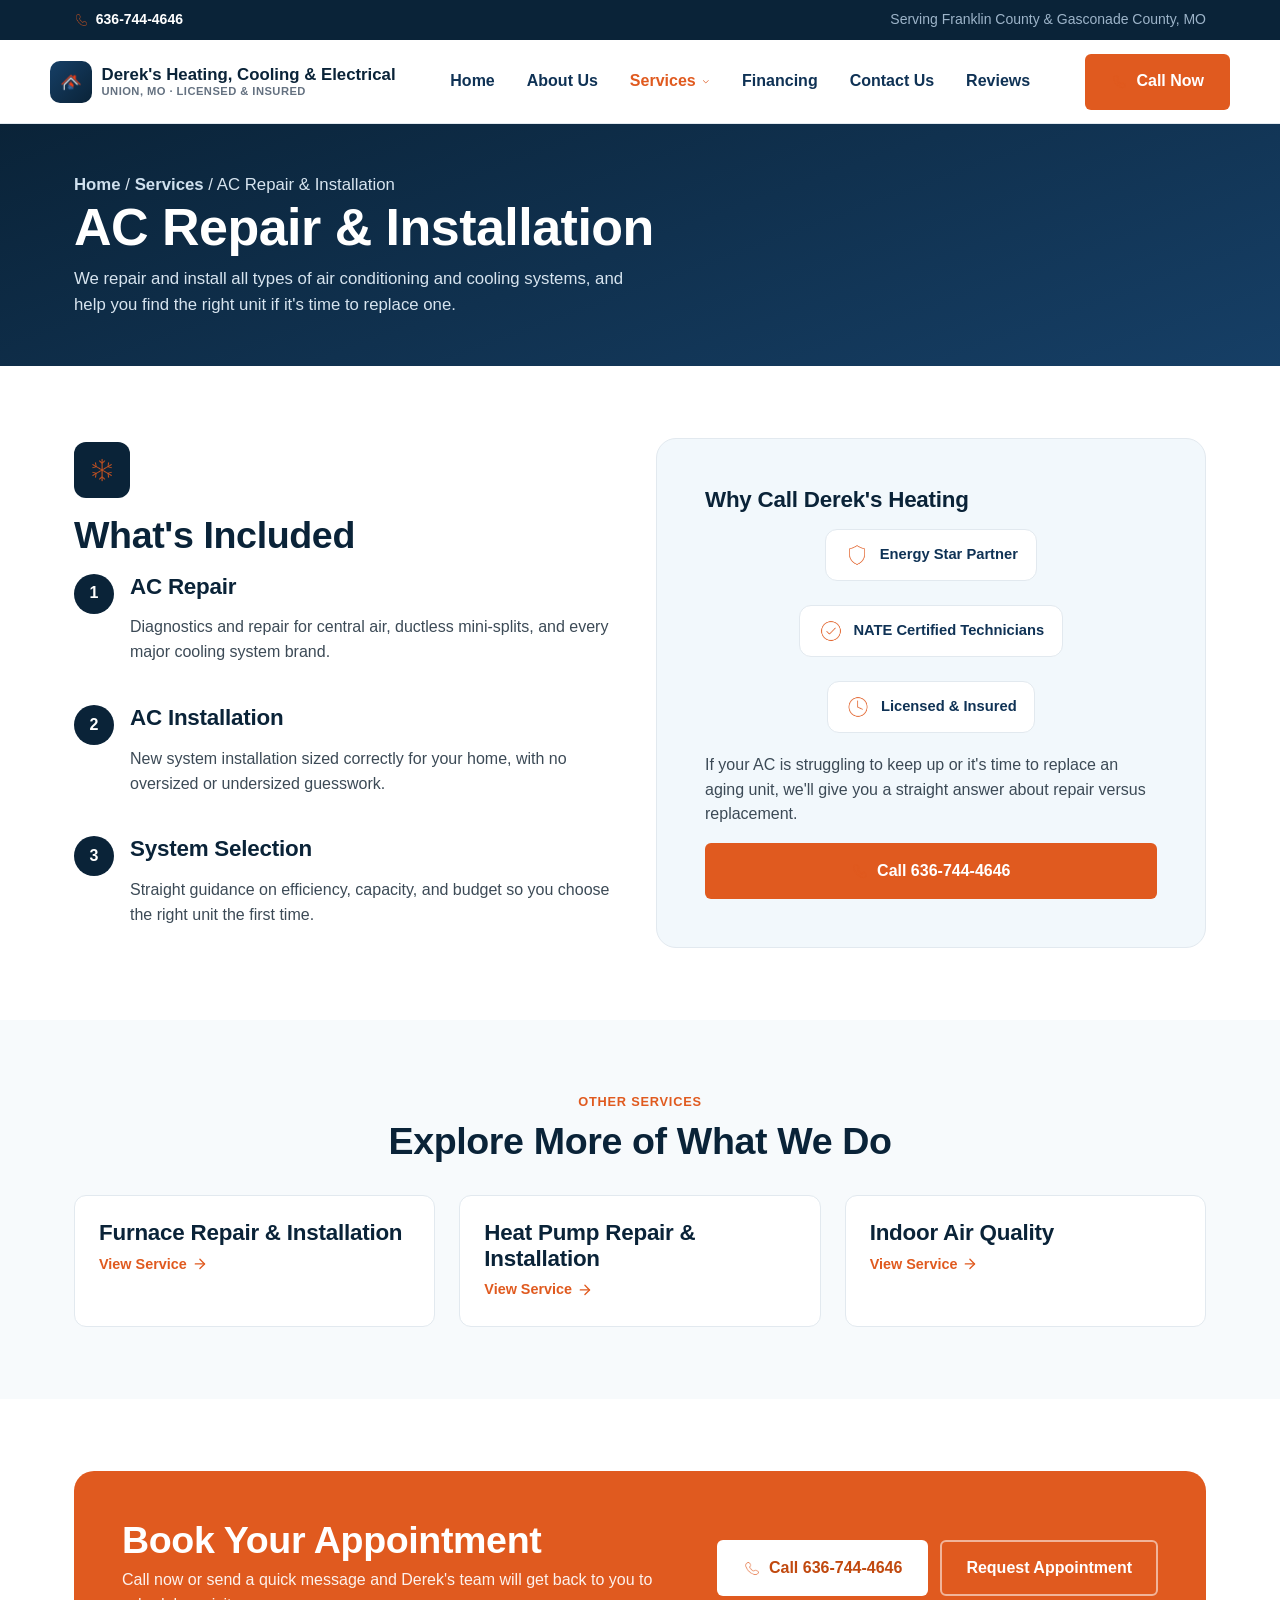
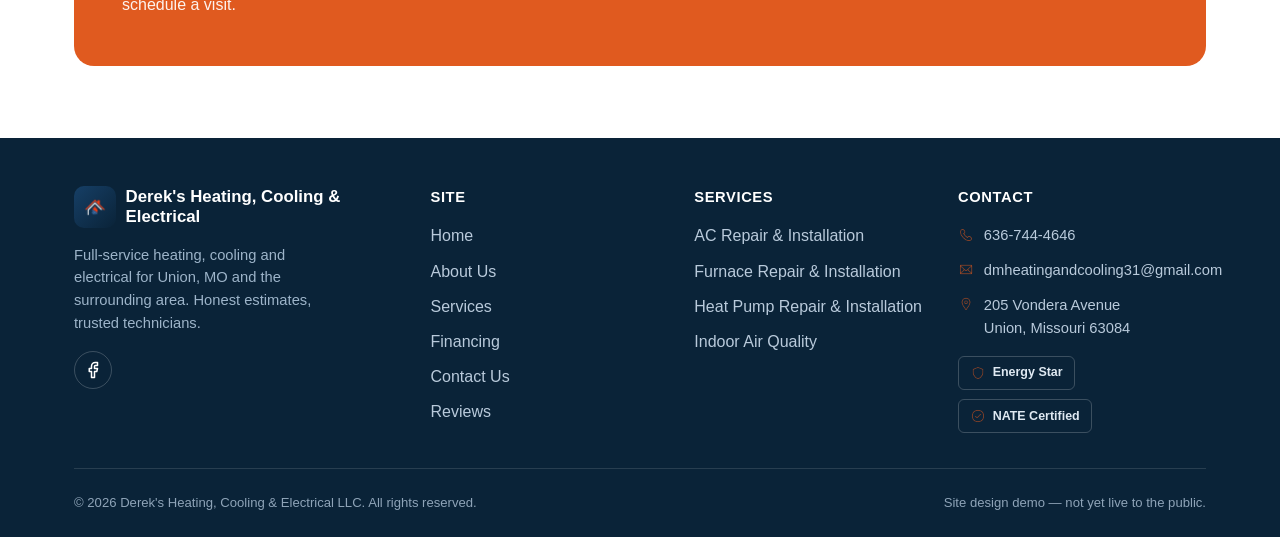
<file: ac-repair-installation.html>
<!DOCTYPE html>
<html lang="en">
<head>
<meta charset="UTF-8">
<meta name="viewport" content="width=device-width, initial-scale=1">
<title>AC Repair & Installation in Union, MO | Derek's Heating & Cooling</title>
<meta name="description" content="Repair and installation for all types of air conditioning and cooling systems in Union, MO. Honest diagnostics and help choosing the right unit.">
<link rel="canonical" href="https://derekshvac-demo.example/ac-repair-installation.html">
<meta name="theme-color" content="#0a2338">
<link rel="icon" href="assets/img/favicon.png" type="image/png">

<meta property="og:type" content="website">
<meta property="og:title" content="AC Repair & Installation in Union, MO | Derek's Heating & Cooling">
<meta property="og:description" content="Repair and installation for all types of air conditioning and cooling systems in Union, MO. Honest diagnostics and help choosing the right unit.">
<meta property="og:site_name" content="Derek's Heating, Cooling & Electrical LLC">

<link rel="stylesheet" href="assets/css/style.css">
<script type="application/ld+json">{
  "@context": "https://schema.org",
  "@type": "HVACBusiness",
  "name": "Derek's Heating, Cooling & Electrical LLC",
  "telephone": "+1-636-744-4646",
  "email": "dmheatingandcooling31@gmail.com",
  "address": {
    "@type": "PostalAddress",
    "streetAddress": "205 Vondera Avenue",
    "addressLocality": "Union",
    "addressRegion": "MO",
    "postalCode": "63084",
    "addressCountry": "US"
  },
  "areaServed": [
    {
      "@type": "AdministrativeArea",
      "name": "Franklin County, MO"
    },
    {
      "@type": "AdministrativeArea",
      "name": "Gasconade County, MO"
    },
    {
      "@type": "City",
      "name": "Union, MO"
    },
    {
      "@type": "City",
      "name": "New Haven, MO"
    },
    {
      "@type": "City",
      "name": "Hermann, MO"
    }
  ],
  "sameAs": [
    "https://facebook.com/hvacfranklincounty"
  ],
  "priceRange": "$$",
  "openingHoursSpecification": [
    {
      "@type": "OpeningHoursSpecification",
      "dayOfWeek": [
        "Monday",
        "Tuesday",
        "Wednesday",
        "Thursday",
        "Friday"
      ],
      "opens": "08:00",
      "closes": "17:00"
    }
  ]
}</script>

</head>
<body>
<a class="skip-link" href="#main">Skip to content</a>

  
  <div class="topbar">
    <div class="container">
      <a class="topbar-call" href="tel:+16367444646">
        <img class="icon" src="assets/img/icons/phone.png" width="24" height="24" alt="" aria-hidden="true">
        636-744-4646
      </a>
      <span class="topbar-area">Serving Franklin County & Gasconade County, MO</span>
    </div>
  </div>
  <header class="site-header">
    <div class="container header-inner">
      
      <a class="brand" href="index.html">
        <span class="brand-mark"><img src="assets/img/logo-mark.png" alt="" width="24" height="24"></span>
        <span class="brand-name">
          Derek's Heating, Cooling &amp; Electrical
          <small>Union, MO &middot; Licensed &amp; Insured</small>
        </span>
      </a>
      
      <nav class="primary-nav" aria-label="Primary">
        <ul class="nav-list"><li><a class="nav-link" href="index.html">Home</a></li><li><a class="nav-link" href="about.html">About Us</a></li>
        <li class="has-dropdown">
          <a class="nav-link" href="services.html" aria-current="page">
            Services <svg class="icon caret" viewBox="0 0 24 24" fill="none" stroke="currentColor" stroke-width="2" stroke-linecap="round" stroke-linejoin="round" aria-hidden="true" focusable="false"><polyline points="6 9 12 15 18 9"/></svg>
          </a>
          <ul class="dropdown"><li><a href="ac-repair-installation.html">AC Repair & Installation</a></li><li><a href="furnace-repair-installation.html">Furnace Repair & Installation</a></li><li><a href="heat-pump-repair-installation.html">Heat Pump Repair & Installation</a></li><li><a href="indoor-air-quality.html">Indoor Air Quality</a></li></ul>
        </li><li><a class="nav-link" href="financing.html">Financing</a></li><li><a class="nav-link" href="contact.html">Contact Us</a></li><li><a class="nav-link" href="reviews.html">Reviews</a></li></ul>
      </nav>
      <a class="btn btn-primary header-cta" href="tel:+16367444646">
        <img class="icon" src="assets/img/icons/phone.png" width="24" height="24" alt="" aria-hidden="true"> Call Now
      </a>
      <button
        type="button"
        class="nav-toggle"
        data-nav-toggle
        aria-expanded="false"
        aria-controls="mobile-nav-panel"
        aria-label="Open menu"
      >
        <svg class="icon" viewBox="0 0 24 24" fill="none" stroke="currentColor" stroke-width="2" stroke-linecap="round" stroke-linejoin="round" aria-hidden="true" focusable="false"><line x1="3" y1="12" x2="21" y2="12"/><line x1="3" y1="6" x2="21" y2="6"/><line x1="3" y1="18" x2="21" y2="18"/></svg>
      </button>
    </div>
    
    <div class="mobile-nav" data-mobile-nav>
      <div class="container">
        <a class="mobile-nav-link" href="index.html">Home</a><a class="mobile-nav-link" href="about.html">About Us</a>
        <button
          type="button"
          class="mobile-nav-toggle-btn"
          data-mobile-sub-toggle
          aria-expanded="false"
          aria-controls="mobile-services-sub" aria-current="page"
        >
          Services <svg class="icon caret" viewBox="0 0 24 24" fill="none" stroke="currentColor" stroke-width="2" stroke-linecap="round" stroke-linejoin="round" aria-hidden="true" focusable="false"><polyline points="6 9 12 15 18 9"/></svg>
        </button>
        <div class="mobile-sub" id="mobile-services-sub" data-mobile-sub>
          <a href="services.html">All Services</a>
          <a href="ac-repair-installation.html">AC Repair & Installation</a><a href="furnace-repair-installation.html">Furnace Repair & Installation</a><a href="heat-pump-repair-installation.html">Heat Pump Repair & Installation</a><a href="indoor-air-quality.html">Indoor Air Quality</a>
        </div><a class="mobile-nav-link" href="financing.html">Financing</a><a class="mobile-nav-link" href="contact.html">Contact Us</a><a class="mobile-nav-link" href="reviews.html">Reviews</a>
        <a class="btn btn-primary btn-block mobile-cta" href="tel:+16367444646">
          <img class="icon" src="assets/img/icons/phone.png" width="24" height="24" alt="" aria-hidden="true"> Call 636-744-4646
        </a>
      </div>
    </div>
  </header>
<main id="main">

  <section class="page-hero">
    <div class="container">
      <p class="breadcrumb"><a href="index.html">Home</a> / <a href="services.html">Services</a> / AC Repair & Installation</p>
      <h1>AC Repair & Installation</h1>
      <p>We repair and install all types of air conditioning and cooling systems, and help you find the right unit if it's time to replace one.</p>
    </div>
  </section>

  <section class="section">
    <div class="container">
      <div class="feature-row">
        <div>
          <div class="feature-icon"><img class="icon" src="assets/img/icons/snowflake.png" width="24" height="24" alt="" aria-hidden="true"></div>
          <h2>What's Included</h2>
          <div class="steps">
            
            <div class="step">
              <span class="step-num">1</span>
              <div>
                <h3 class="mt-0">AC Repair</h3>
                <p>Diagnostics and repair for central air, ductless mini-splits, and every major cooling system brand.</p>
              </div>
            </div>
            <div class="step">
              <span class="step-num">2</span>
              <div>
                <h3 class="mt-0">AC Installation</h3>
                <p>New system installation sized correctly for your home, with no oversized or undersized guesswork.</p>
              </div>
            </div>
            <div class="step">
              <span class="step-num">3</span>
              <div>
                <h3 class="mt-0">System Selection</h3>
                <p>Straight guidance on efficiency, capacity, and budget so you choose the right unit the first time.</p>
              </div>
            </div>
          </div>
        </div>
        <div class="panel">
          <h3 class="mt-0">Why Call Derek's Heating</h3>
          
      <div class="cert-strip">
        <span class="cert-badge"><img class="icon" src="assets/img/icons/shield.png" width="24" height="24" alt="" aria-hidden="true"> Energy Star Partner</span>
        <span class="cert-badge"><img class="icon" src="assets/img/icons/check-circle.png" width="24" height="24" alt="" aria-hidden="true"> NATE Certified Technicians</span>
        <span class="cert-badge"><img class="icon" src="assets/img/icons/clock.png" width="24" height="24" alt="" aria-hidden="true"> Licensed &amp; Insured</span>
      </div>
          <p style="margin-top:1.25rem;">If your AC is struggling to keep up or it's time to replace an aging unit, we'll give you a straight answer about repair versus replacement.</p>
          <a class="btn btn-primary btn-block" href="tel:+16367444646"><img class="icon" src="assets/img/icons/phone.png" width="24" height="24" alt="" aria-hidden="true"> Call 636-744-4646</a>
        </div>
      </div>
    </div>
  </section>

  <section class="section section-alt">
    <div class="container">
      <div class="section-head">
        <span class="kicker">Other Services</span>
        <h2>Explore More of What We Do</h2>
      </div>
      <div class="card-grid">
        
        <div class="card">
          <h3>Furnace Repair & Installation</h3>
          <a class="card-link" href="furnace-repair-installation.html">View Service <svg class="icon" viewBox="0 0 24 24" fill="none" stroke="currentColor" stroke-width="2" stroke-linecap="round" stroke-linejoin="round" aria-hidden="true" focusable="false"><line x1="5" y1="12" x2="19" y2="12"/><polyline points="12 5 19 12 12 19"/></svg></a>
        </div>
        <div class="card">
          <h3>Heat Pump Repair & Installation</h3>
          <a class="card-link" href="heat-pump-repair-installation.html">View Service <svg class="icon" viewBox="0 0 24 24" fill="none" stroke="currentColor" stroke-width="2" stroke-linecap="round" stroke-linejoin="round" aria-hidden="true" focusable="false"><line x1="5" y1="12" x2="19" y2="12"/><polyline points="12 5 19 12 12 19"/></svg></a>
        </div>
        <div class="card">
          <h3>Indoor Air Quality</h3>
          <a class="card-link" href="indoor-air-quality.html">View Service <svg class="icon" viewBox="0 0 24 24" fill="none" stroke="currentColor" stroke-width="2" stroke-linecap="round" stroke-linejoin="round" aria-hidden="true" focusable="false"><line x1="5" y1="12" x2="19" y2="12"/><polyline points="12 5 19 12 12 19"/></svg></a>
        </div>
      </div>
    </div>
  </section>

  
  <section class="section">
    <div class="container">
      <div class="cta-band">
        <div>
          <h2>Book Your Appointment</h2>
          <p>Call now or send a quick message and Derek's team will get back to you to schedule a visit.</p>
        </div>
        <div class="cta-actions">
          <a class="btn btn-primary" href="tel:+16367444646"><img class="icon" src="assets/img/icons/phone.png" width="24" height="24" alt="" aria-hidden="true"> Call 636-744-4646</a>
          <a class="btn btn-on-dark" href="contact.html">Request Appointment</a>
        </div>
      </div>
    </div>
  </section>
  
</main>

  <footer class="site-footer">
    <div class="container">
      <div class="footer-grid">
        <div class="footer-brand">
          <a class="brand" href="index.html">
            <span class="brand-mark"><img src="assets/img/logo-mark.png" alt="" width="24" height="24"></span>
            <span class="brand-name">Derek's Heating, Cooling &amp; Electrical</span>
          </a>
          <p>Full-service heating, cooling and electrical for Union, MO and
            the surrounding area. Honest estimates, trusted technicians.</p>
          <div class="footer-social">
            <a href="https://facebook.com/hvacfranklincounty" aria-label="Derek's Heating on Facebook" target="_blank" rel="noopener noreferrer">
              <svg class="icon" viewBox="0 0 24 24" fill="none" stroke="currentColor" stroke-width="2" stroke-linecap="round" stroke-linejoin="round" aria-hidden="true" focusable="false"><path d="M18 2h-3a5 5 0 0 0-5 5v3H7v4h3v8h4v-8h3l1-4h-4V7a1 1 0 0 1 1-1h3z"/></svg>
            </a>
          </div>
        </div>

        <div>
          <div class="footer-heading">Site</div>
          <ul class="footer-links">
            <li><a href="index.html">Home</a></li><li><a href="about.html">About Us</a></li><li><a href="services.html">Services</a></li><li><a href="financing.html">Financing</a></li><li><a href="contact.html">Contact Us</a></li><li><a href="reviews.html">Reviews</a></li>
          </ul>
        </div>

        <div>
          <div class="footer-heading">Services</div>
          <ul class="footer-links">
            <li><a href="ac-repair-installation.html">AC Repair & Installation</a></li><li><a href="furnace-repair-installation.html">Furnace Repair & Installation</a></li><li><a href="heat-pump-repair-installation.html">Heat Pump Repair & Installation</a></li><li><a href="indoor-air-quality.html">Indoor Air Quality</a></li>
          </ul>
        </div>

        <div>
          <div class="footer-heading">Contact</div>
          <ul class="footer-contact">
            <li><img class="icon" src="assets/img/icons/phone.png" width="24" height="24" alt="" aria-hidden="true"><a href="tel:+16367444646">636-744-4646</a></li>
            <li><img class="icon" src="assets/img/icons/mail.png" width="24" height="24" alt="" aria-hidden="true"><a href="mailto:dmheatingandcooling31@gmail.com">dmheatingandcooling31@gmail.com</a></li>
            <li><img class="icon" src="assets/img/icons/pin.png" width="24" height="24" alt="" aria-hidden="true"><span>205 Vondera Avenue<br>Union, Missouri 63084</span></li>
          </ul>
          <div class="footer-certs">
            <span class="footer-cert-badge"><img class="icon" src="assets/img/icons/shield.png" width="24" height="24" alt="" aria-hidden="true"> Energy Star</span>
            <span class="footer-cert-badge"><img class="icon" src="assets/img/icons/check-circle.png" width="24" height="24" alt="" aria-hidden="true"> NATE Certified</span>
          </div>
        </div>
      </div>

      <div class="footer-bottom">
        <span>&copy; <span data-year>2026</span> Derek's Heating, Cooling & Electrical LLC. All rights reserved.</span>
        <span>Site design demo &mdash; not yet live to the public.</span>
      </div>
    </div>
  </footer>
<script src="assets/js/main.js"></script>
<script>document.querySelector('[data-year]').textContent = new Date().getFullYear();</script>
</body>
</html>
</file>
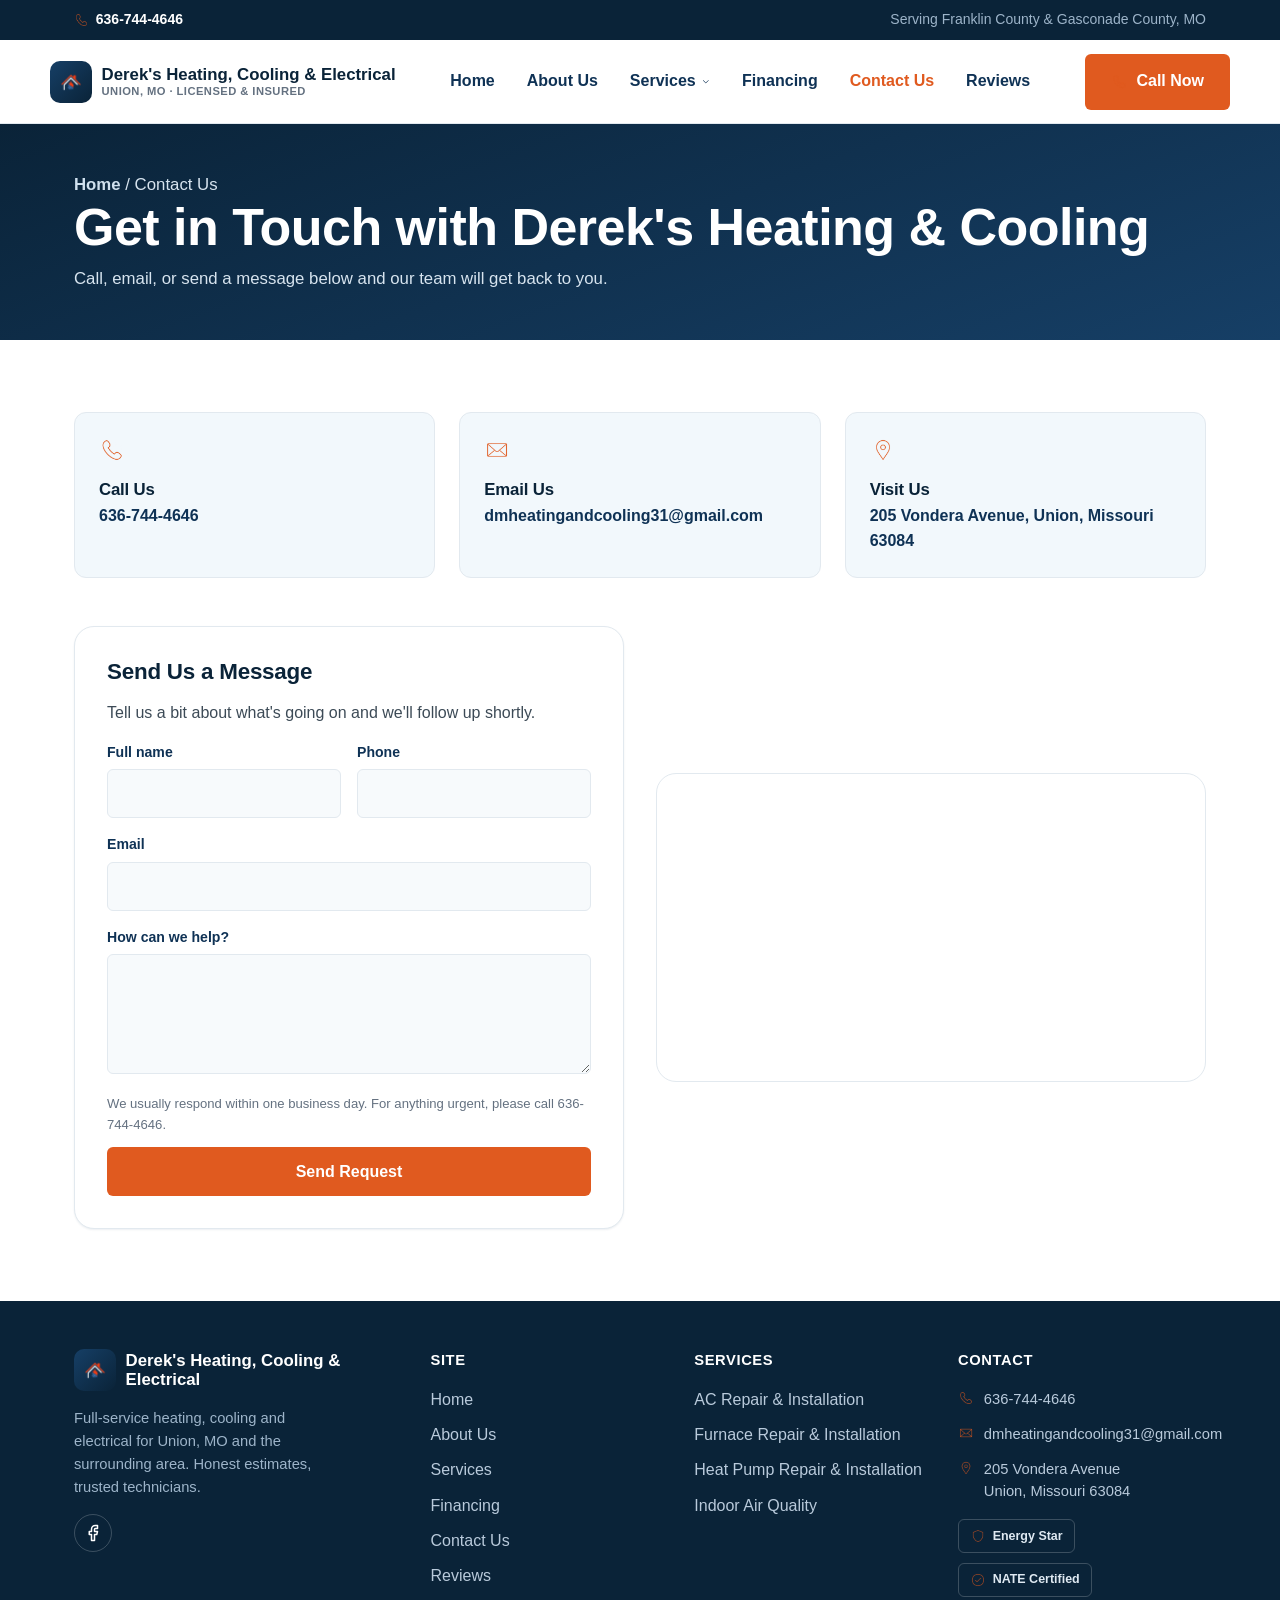
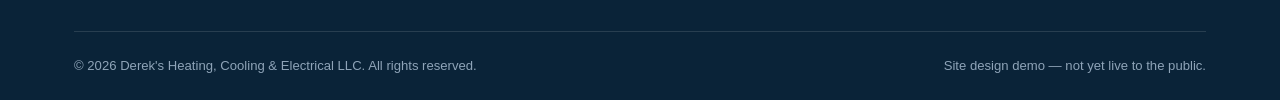
<file: contact.html>
<!DOCTYPE html>
<html lang="en">
<head>
<meta charset="UTF-8">
<meta name="viewport" content="width=device-width, initial-scale=1">
<title>Contact Us | Derek's Heating, Cooling & Electrical LLC</title>
<meta name="description" content="Contact Derek's Heating, Cooling & Electrical LLC in Union, MO. Call 636-744-4646 or send a message to schedule service.">
<link rel="canonical" href="https://derekshvac-demo.example/contact.html">
<meta name="theme-color" content="#0a2338">
<link rel="icon" href="assets/img/favicon.png" type="image/png">

<meta property="og:type" content="website">
<meta property="og:title" content="Contact Us | Derek's Heating, Cooling & Electrical LLC">
<meta property="og:description" content="Contact Derek's Heating, Cooling & Electrical LLC in Union, MO. Call 636-744-4646 or send a message to schedule service.">
<meta property="og:site_name" content="Derek's Heating, Cooling & Electrical LLC">

<link rel="stylesheet" href="assets/css/style.css">
<script type="application/ld+json">{
  "@context": "https://schema.org",
  "@type": "HVACBusiness",
  "name": "Derek's Heating, Cooling & Electrical LLC",
  "telephone": "+1-636-744-4646",
  "email": "dmheatingandcooling31@gmail.com",
  "address": {
    "@type": "PostalAddress",
    "streetAddress": "205 Vondera Avenue",
    "addressLocality": "Union",
    "addressRegion": "MO",
    "postalCode": "63084",
    "addressCountry": "US"
  },
  "areaServed": [
    {
      "@type": "AdministrativeArea",
      "name": "Franklin County, MO"
    },
    {
      "@type": "AdministrativeArea",
      "name": "Gasconade County, MO"
    },
    {
      "@type": "City",
      "name": "Union, MO"
    },
    {
      "@type": "City",
      "name": "New Haven, MO"
    },
    {
      "@type": "City",
      "name": "Hermann, MO"
    }
  ],
  "sameAs": [
    "https://facebook.com/hvacfranklincounty"
  ],
  "priceRange": "$$",
  "openingHoursSpecification": [
    {
      "@type": "OpeningHoursSpecification",
      "dayOfWeek": [
        "Monday",
        "Tuesday",
        "Wednesday",
        "Thursday",
        "Friday"
      ],
      "opens": "08:00",
      "closes": "17:00"
    }
  ]
}</script>

</head>
<body>
<a class="skip-link" href="#main">Skip to content</a>

  
  <div class="topbar">
    <div class="container">
      <a class="topbar-call" href="tel:+16367444646">
        <img class="icon" src="assets/img/icons/phone.png" width="24" height="24" alt="" aria-hidden="true">
        636-744-4646
      </a>
      <span class="topbar-area">Serving Franklin County & Gasconade County, MO</span>
    </div>
  </div>
  <header class="site-header">
    <div class="container header-inner">
      
      <a class="brand" href="index.html">
        <span class="brand-mark"><img src="assets/img/logo-mark.png" alt="" width="24" height="24"></span>
        <span class="brand-name">
          Derek's Heating, Cooling &amp; Electrical
          <small>Union, MO &middot; Licensed &amp; Insured</small>
        </span>
      </a>
      
      <nav class="primary-nav" aria-label="Primary">
        <ul class="nav-list"><li><a class="nav-link" href="index.html">Home</a></li><li><a class="nav-link" href="about.html">About Us</a></li>
        <li class="has-dropdown">
          <a class="nav-link" href="services.html">
            Services <svg class="icon caret" viewBox="0 0 24 24" fill="none" stroke="currentColor" stroke-width="2" stroke-linecap="round" stroke-linejoin="round" aria-hidden="true" focusable="false"><polyline points="6 9 12 15 18 9"/></svg>
          </a>
          <ul class="dropdown"><li><a href="ac-repair-installation.html">AC Repair & Installation</a></li><li><a href="furnace-repair-installation.html">Furnace Repair & Installation</a></li><li><a href="heat-pump-repair-installation.html">Heat Pump Repair & Installation</a></li><li><a href="indoor-air-quality.html">Indoor Air Quality</a></li></ul>
        </li><li><a class="nav-link" href="financing.html">Financing</a></li><li><a class="nav-link" href="contact.html" aria-current="page">Contact Us</a></li><li><a class="nav-link" href="reviews.html">Reviews</a></li></ul>
      </nav>
      <a class="btn btn-primary header-cta" href="tel:+16367444646">
        <img class="icon" src="assets/img/icons/phone.png" width="24" height="24" alt="" aria-hidden="true"> Call Now
      </a>
      <button
        type="button"
        class="nav-toggle"
        data-nav-toggle
        aria-expanded="false"
        aria-controls="mobile-nav-panel"
        aria-label="Open menu"
      >
        <svg class="icon" viewBox="0 0 24 24" fill="none" stroke="currentColor" stroke-width="2" stroke-linecap="round" stroke-linejoin="round" aria-hidden="true" focusable="false"><line x1="3" y1="12" x2="21" y2="12"/><line x1="3" y1="6" x2="21" y2="6"/><line x1="3" y1="18" x2="21" y2="18"/></svg>
      </button>
    </div>
    
    <div class="mobile-nav" data-mobile-nav>
      <div class="container">
        <a class="mobile-nav-link" href="index.html">Home</a><a class="mobile-nav-link" href="about.html">About Us</a>
        <button
          type="button"
          class="mobile-nav-toggle-btn"
          data-mobile-sub-toggle
          aria-expanded="false"
          aria-controls="mobile-services-sub"
        >
          Services <svg class="icon caret" viewBox="0 0 24 24" fill="none" stroke="currentColor" stroke-width="2" stroke-linecap="round" stroke-linejoin="round" aria-hidden="true" focusable="false"><polyline points="6 9 12 15 18 9"/></svg>
        </button>
        <div class="mobile-sub" id="mobile-services-sub" data-mobile-sub>
          <a href="services.html">All Services</a>
          <a href="ac-repair-installation.html">AC Repair & Installation</a><a href="furnace-repair-installation.html">Furnace Repair & Installation</a><a href="heat-pump-repair-installation.html">Heat Pump Repair & Installation</a><a href="indoor-air-quality.html">Indoor Air Quality</a>
        </div><a class="mobile-nav-link" href="financing.html">Financing</a><a class="mobile-nav-link" href="contact.html" aria-current="page">Contact Us</a><a class="mobile-nav-link" href="reviews.html">Reviews</a>
        <a class="btn btn-primary btn-block mobile-cta" href="tel:+16367444646">
          <img class="icon" src="assets/img/icons/phone.png" width="24" height="24" alt="" aria-hidden="true"> Call 636-744-4646
        </a>
      </div>
    </div>
  </header>
<main id="main">

  <section class="page-hero">
    <div class="container">
      <p class="breadcrumb"><a href="index.html">Home</a> / Contact Us</p>
      <h1>Get in Touch with Derek's Heating &amp; Cooling</h1>
      <p>Call, email, or send a message below and our team will get back to you.</p>
    </div>
  </section>

  <section class="section">
    <div class="container">
      <div class="info-grid" style="margin-bottom:var(--space-5);">
        <div class="info-card">
          <img class="icon" src="assets/img/icons/phone.png" width="24" height="24" alt="" aria-hidden="true">
          <h3>Call Us</h3>
          <a href="tel:+16367444646">636-744-4646</a>
        </div>
        <div class="info-card">
          <img class="icon" src="assets/img/icons/mail.png" width="24" height="24" alt="" aria-hidden="true">
          <h3>Email Us</h3>
          <a href="mailto:dmheatingandcooling31@gmail.com">dmheatingandcooling31@gmail.com</a>
        </div>
        <div class="info-card">
          <img class="icon" src="assets/img/icons/pin.png" width="24" height="24" alt="" aria-hidden="true">
          <h3>Visit Us</h3>
          <a href="https://www.google.com/maps?q=205%20Vondera%20Avenue%2C%20Union%2C%20MO%2063084" target="_blank" rel="noopener noreferrer">205 Vondera Avenue, Union, Missouri 63084</a>
        </div>
      </div>

      <div class="feature-row">
        
      <div class="form-card">
        <h3 class="mt-0">Send Us a Message</h3>
        <p>Tell us a bit about what's going on and we'll follow up shortly.</p>
        <form data-contact-form novalidate>
          <div class="form-grid two-col">
            <div class="field">
              <label for="name">Full name</label>
              <input id="name" name="name" type="text" autocomplete="name" required>
            </div>
            <div class="field">
              <label for="phone">Phone</label>
              <input id="phone" name="phone" type="tel" autocomplete="tel" required>
            </div>
            <div class="field full">
              <label for="email">Email</label>
              <input id="email" name="email" type="email" autocomplete="email" required>
            </div>
            <div class="field full">
              <label for="message">How can we help?</label>
              <textarea id="message" name="message" required></textarea>
            </div>
          </div>
          <div class="form-status" data-form-status role="status"></div>
          <p class="form-note">We usually respond within one business day. For anything urgent, please call 636-744-4646.</p>
          <button class="btn btn-primary btn-block" type="submit" style="margin-top:0.75rem;">Send Request</button>
        </form>
      </div>
        <div class="map-embed">
          <iframe
            src="https://www.google.com/maps?q=205%20Vondera%20Avenue%2C%20Union%2C%20MO%2063084&output=embed"
            title="Map to Derek's Heating, Cooling & Electrical LLC"
            loading="lazy"
            referrerpolicy="no-referrer-when-downgrade"
          ></iframe>
        </div>
      </div>
    </div>
  </section>
  
</main>

  <footer class="site-footer">
    <div class="container">
      <div class="footer-grid">
        <div class="footer-brand">
          <a class="brand" href="index.html">
            <span class="brand-mark"><img src="assets/img/logo-mark.png" alt="" width="24" height="24"></span>
            <span class="brand-name">Derek's Heating, Cooling &amp; Electrical</span>
          </a>
          <p>Full-service heating, cooling and electrical for Union, MO and
            the surrounding area. Honest estimates, trusted technicians.</p>
          <div class="footer-social">
            <a href="https://facebook.com/hvacfranklincounty" aria-label="Derek's Heating on Facebook" target="_blank" rel="noopener noreferrer">
              <svg class="icon" viewBox="0 0 24 24" fill="none" stroke="currentColor" stroke-width="2" stroke-linecap="round" stroke-linejoin="round" aria-hidden="true" focusable="false"><path d="M18 2h-3a5 5 0 0 0-5 5v3H7v4h3v8h4v-8h3l1-4h-4V7a1 1 0 0 1 1-1h3z"/></svg>
            </a>
          </div>
        </div>

        <div>
          <div class="footer-heading">Site</div>
          <ul class="footer-links">
            <li><a href="index.html">Home</a></li><li><a href="about.html">About Us</a></li><li><a href="services.html">Services</a></li><li><a href="financing.html">Financing</a></li><li><a href="contact.html">Contact Us</a></li><li><a href="reviews.html">Reviews</a></li>
          </ul>
        </div>

        <div>
          <div class="footer-heading">Services</div>
          <ul class="footer-links">
            <li><a href="ac-repair-installation.html">AC Repair & Installation</a></li><li><a href="furnace-repair-installation.html">Furnace Repair & Installation</a></li><li><a href="heat-pump-repair-installation.html">Heat Pump Repair & Installation</a></li><li><a href="indoor-air-quality.html">Indoor Air Quality</a></li>
          </ul>
        </div>

        <div>
          <div class="footer-heading">Contact</div>
          <ul class="footer-contact">
            <li><img class="icon" src="assets/img/icons/phone.png" width="24" height="24" alt="" aria-hidden="true"><a href="tel:+16367444646">636-744-4646</a></li>
            <li><img class="icon" src="assets/img/icons/mail.png" width="24" height="24" alt="" aria-hidden="true"><a href="mailto:dmheatingandcooling31@gmail.com">dmheatingandcooling31@gmail.com</a></li>
            <li><img class="icon" src="assets/img/icons/pin.png" width="24" height="24" alt="" aria-hidden="true"><span>205 Vondera Avenue<br>Union, Missouri 63084</span></li>
          </ul>
          <div class="footer-certs">
            <span class="footer-cert-badge"><img class="icon" src="assets/img/icons/shield.png" width="24" height="24" alt="" aria-hidden="true"> Energy Star</span>
            <span class="footer-cert-badge"><img class="icon" src="assets/img/icons/check-circle.png" width="24" height="24" alt="" aria-hidden="true"> NATE Certified</span>
          </div>
        </div>
      </div>

      <div class="footer-bottom">
        <span>&copy; <span data-year>2026</span> Derek's Heating, Cooling & Electrical LLC. All rights reserved.</span>
        <span>Site design demo &mdash; not yet live to the public.</span>
      </div>
    </div>
  </footer>
<script src="assets/js/main.js"></script>
<script>document.querySelector('[data-year]').textContent = new Date().getFullYear();</script>
</body>
</html>
</file>
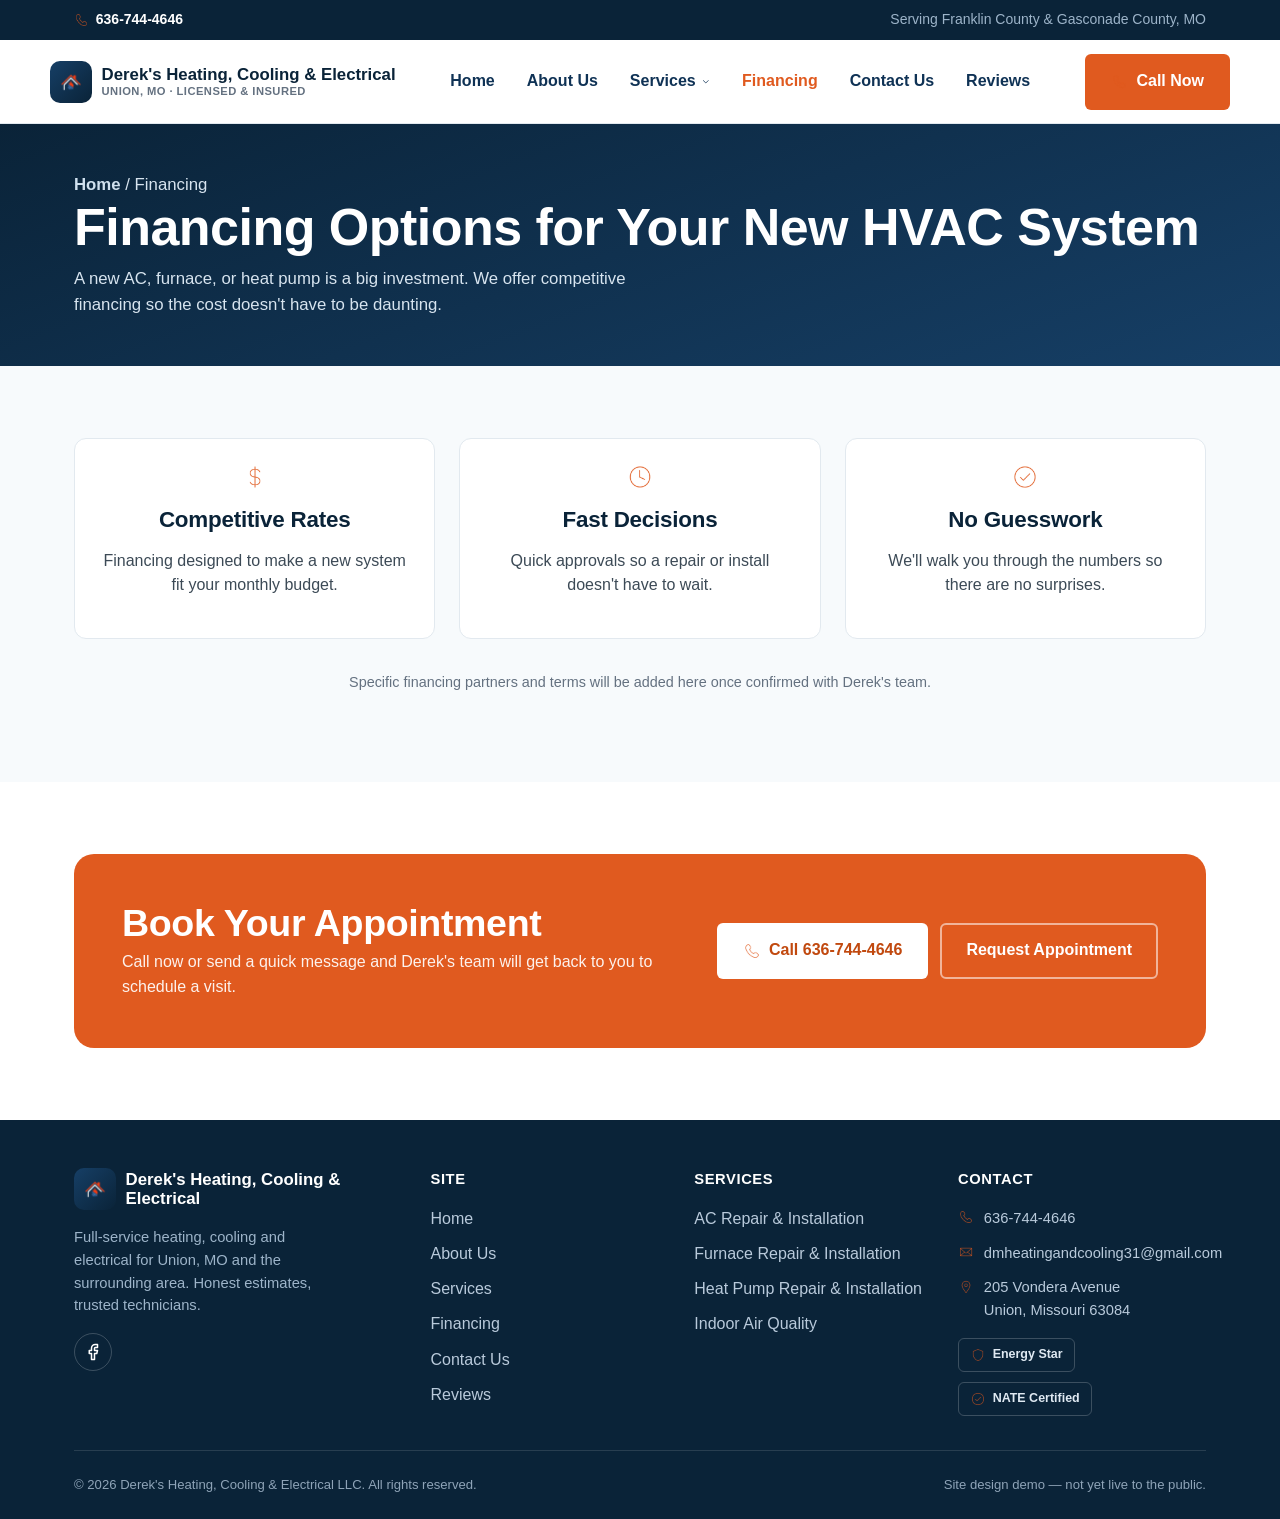
<file: financing.html>
<!DOCTYPE html>
<html lang="en">
<head>
<meta charset="UTF-8">
<meta name="viewport" content="width=device-width, initial-scale=1">
<title>Financing | Derek's Heating, Cooling & Electrical LLC</title>
<meta name="description" content="Competitive financing options for HVAC repair and installation from Derek's Heating, Cooling & Electrical LLC in Union, MO.">
<link rel="canonical" href="https://derekshvac-demo.example/financing.html">
<meta name="theme-color" content="#0a2338">
<link rel="icon" href="assets/img/favicon.png" type="image/png">

<meta property="og:type" content="website">
<meta property="og:title" content="Financing | Derek's Heating, Cooling & Electrical LLC">
<meta property="og:description" content="Competitive financing options for HVAC repair and installation from Derek's Heating, Cooling & Electrical LLC in Union, MO.">
<meta property="og:site_name" content="Derek's Heating, Cooling & Electrical LLC">

<link rel="stylesheet" href="assets/css/style.css">
<script type="application/ld+json">{
  "@context": "https://schema.org",
  "@type": "HVACBusiness",
  "name": "Derek's Heating, Cooling & Electrical LLC",
  "telephone": "+1-636-744-4646",
  "email": "dmheatingandcooling31@gmail.com",
  "address": {
    "@type": "PostalAddress",
    "streetAddress": "205 Vondera Avenue",
    "addressLocality": "Union",
    "addressRegion": "MO",
    "postalCode": "63084",
    "addressCountry": "US"
  },
  "areaServed": [
    {
      "@type": "AdministrativeArea",
      "name": "Franklin County, MO"
    },
    {
      "@type": "AdministrativeArea",
      "name": "Gasconade County, MO"
    },
    {
      "@type": "City",
      "name": "Union, MO"
    },
    {
      "@type": "City",
      "name": "New Haven, MO"
    },
    {
      "@type": "City",
      "name": "Hermann, MO"
    }
  ],
  "sameAs": [
    "https://facebook.com/hvacfranklincounty"
  ],
  "priceRange": "$$",
  "openingHoursSpecification": [
    {
      "@type": "OpeningHoursSpecification",
      "dayOfWeek": [
        "Monday",
        "Tuesday",
        "Wednesday",
        "Thursday",
        "Friday"
      ],
      "opens": "08:00",
      "closes": "17:00"
    }
  ]
}</script>

</head>
<body>
<a class="skip-link" href="#main">Skip to content</a>

  
  <div class="topbar">
    <div class="container">
      <a class="topbar-call" href="tel:+16367444646">
        <img class="icon" src="assets/img/icons/phone.png" width="24" height="24" alt="" aria-hidden="true">
        636-744-4646
      </a>
      <span class="topbar-area">Serving Franklin County & Gasconade County, MO</span>
    </div>
  </div>
  <header class="site-header">
    <div class="container header-inner">
      
      <a class="brand" href="index.html">
        <span class="brand-mark"><img src="assets/img/logo-mark.png" alt="" width="24" height="24"></span>
        <span class="brand-name">
          Derek's Heating, Cooling &amp; Electrical
          <small>Union, MO &middot; Licensed &amp; Insured</small>
        </span>
      </a>
      
      <nav class="primary-nav" aria-label="Primary">
        <ul class="nav-list"><li><a class="nav-link" href="index.html">Home</a></li><li><a class="nav-link" href="about.html">About Us</a></li>
        <li class="has-dropdown">
          <a class="nav-link" href="services.html">
            Services <svg class="icon caret" viewBox="0 0 24 24" fill="none" stroke="currentColor" stroke-width="2" stroke-linecap="round" stroke-linejoin="round" aria-hidden="true" focusable="false"><polyline points="6 9 12 15 18 9"/></svg>
          </a>
          <ul class="dropdown"><li><a href="ac-repair-installation.html">AC Repair & Installation</a></li><li><a href="furnace-repair-installation.html">Furnace Repair & Installation</a></li><li><a href="heat-pump-repair-installation.html">Heat Pump Repair & Installation</a></li><li><a href="indoor-air-quality.html">Indoor Air Quality</a></li></ul>
        </li><li><a class="nav-link" href="financing.html" aria-current="page">Financing</a></li><li><a class="nav-link" href="contact.html">Contact Us</a></li><li><a class="nav-link" href="reviews.html">Reviews</a></li></ul>
      </nav>
      <a class="btn btn-primary header-cta" href="tel:+16367444646">
        <img class="icon" src="assets/img/icons/phone.png" width="24" height="24" alt="" aria-hidden="true"> Call Now
      </a>
      <button
        type="button"
        class="nav-toggle"
        data-nav-toggle
        aria-expanded="false"
        aria-controls="mobile-nav-panel"
        aria-label="Open menu"
      >
        <svg class="icon" viewBox="0 0 24 24" fill="none" stroke="currentColor" stroke-width="2" stroke-linecap="round" stroke-linejoin="round" aria-hidden="true" focusable="false"><line x1="3" y1="12" x2="21" y2="12"/><line x1="3" y1="6" x2="21" y2="6"/><line x1="3" y1="18" x2="21" y2="18"/></svg>
      </button>
    </div>
    
    <div class="mobile-nav" data-mobile-nav>
      <div class="container">
        <a class="mobile-nav-link" href="index.html">Home</a><a class="mobile-nav-link" href="about.html">About Us</a>
        <button
          type="button"
          class="mobile-nav-toggle-btn"
          data-mobile-sub-toggle
          aria-expanded="false"
          aria-controls="mobile-services-sub"
        >
          Services <svg class="icon caret" viewBox="0 0 24 24" fill="none" stroke="currentColor" stroke-width="2" stroke-linecap="round" stroke-linejoin="round" aria-hidden="true" focusable="false"><polyline points="6 9 12 15 18 9"/></svg>
        </button>
        <div class="mobile-sub" id="mobile-services-sub" data-mobile-sub>
          <a href="services.html">All Services</a>
          <a href="ac-repair-installation.html">AC Repair & Installation</a><a href="furnace-repair-installation.html">Furnace Repair & Installation</a><a href="heat-pump-repair-installation.html">Heat Pump Repair & Installation</a><a href="indoor-air-quality.html">Indoor Air Quality</a>
        </div><a class="mobile-nav-link" href="financing.html" aria-current="page">Financing</a><a class="mobile-nav-link" href="contact.html">Contact Us</a><a class="mobile-nav-link" href="reviews.html">Reviews</a>
        <a class="btn btn-primary btn-block mobile-cta" href="tel:+16367444646">
          <img class="icon" src="assets/img/icons/phone.png" width="24" height="24" alt="" aria-hidden="true"> Call 636-744-4646
        </a>
      </div>
    </div>
  </header>
<main id="main">

  <section class="page-hero">
    <div class="container">
      <p class="breadcrumb"><a href="index.html">Home</a> / Financing</p>
      <h1>Financing Options for Your New HVAC System</h1>
      <p>A new AC, furnace, or heat pump is a big investment. We offer
        competitive financing so the cost doesn't have to be daunting.</p>
    </div>
  </section>

  <section class="section section-alt">
    <div class="container">
      <div class="finance-highlights">
        <div class="finance-highlight">
          <strong><img class="icon" src="assets/img/icons/dollar.png" width="24" height="24" alt="" aria-hidden="true"></strong>
          <h3>Competitive Rates</h3>
          <p>Financing designed to make a new system fit your monthly budget.</p>
        </div>
        <div class="finance-highlight">
          <strong><img class="icon" src="assets/img/icons/clock.png" width="24" height="24" alt="" aria-hidden="true"></strong>
          <h3>Fast Decisions</h3>
          <p>Quick approvals so a repair or install doesn't have to wait.</p>
        </div>
        <div class="finance-highlight">
          <strong><img class="icon" src="assets/img/icons/check-circle.png" width="24" height="24" alt="" aria-hidden="true"></strong>
          <h3>No Guesswork</h3>
          <p>We'll walk you through the numbers so there are no surprises.</p>
        </div>
      </div>
      <p style="margin-top:2rem;text-align:center;color:var(--ink-500);font-size:0.9rem;">
        Specific financing partners and terms will be added here once confirmed with Derek's team.
      </p>
    </div>
  </section>

  
  <section class="section">
    <div class="container">
      <div class="cta-band">
        <div>
          <h2>Book Your Appointment</h2>
          <p>Call now or send a quick message and Derek's team will get back to you to schedule a visit.</p>
        </div>
        <div class="cta-actions">
          <a class="btn btn-primary" href="tel:+16367444646"><img class="icon" src="assets/img/icons/phone.png" width="24" height="24" alt="" aria-hidden="true"> Call 636-744-4646</a>
          <a class="btn btn-on-dark" href="contact.html">Request Appointment</a>
        </div>
      </div>
    </div>
  </section>
  
</main>

  <footer class="site-footer">
    <div class="container">
      <div class="footer-grid">
        <div class="footer-brand">
          <a class="brand" href="index.html">
            <span class="brand-mark"><img src="assets/img/logo-mark.png" alt="" width="24" height="24"></span>
            <span class="brand-name">Derek's Heating, Cooling &amp; Electrical</span>
          </a>
          <p>Full-service heating, cooling and electrical for Union, MO and
            the surrounding area. Honest estimates, trusted technicians.</p>
          <div class="footer-social">
            <a href="https://facebook.com/hvacfranklincounty" aria-label="Derek's Heating on Facebook" target="_blank" rel="noopener noreferrer">
              <svg class="icon" viewBox="0 0 24 24" fill="none" stroke="currentColor" stroke-width="2" stroke-linecap="round" stroke-linejoin="round" aria-hidden="true" focusable="false"><path d="M18 2h-3a5 5 0 0 0-5 5v3H7v4h3v8h4v-8h3l1-4h-4V7a1 1 0 0 1 1-1h3z"/></svg>
            </a>
          </div>
        </div>

        <div>
          <div class="footer-heading">Site</div>
          <ul class="footer-links">
            <li><a href="index.html">Home</a></li><li><a href="about.html">About Us</a></li><li><a href="services.html">Services</a></li><li><a href="financing.html">Financing</a></li><li><a href="contact.html">Contact Us</a></li><li><a href="reviews.html">Reviews</a></li>
          </ul>
        </div>

        <div>
          <div class="footer-heading">Services</div>
          <ul class="footer-links">
            <li><a href="ac-repair-installation.html">AC Repair & Installation</a></li><li><a href="furnace-repair-installation.html">Furnace Repair & Installation</a></li><li><a href="heat-pump-repair-installation.html">Heat Pump Repair & Installation</a></li><li><a href="indoor-air-quality.html">Indoor Air Quality</a></li>
          </ul>
        </div>

        <div>
          <div class="footer-heading">Contact</div>
          <ul class="footer-contact">
            <li><img class="icon" src="assets/img/icons/phone.png" width="24" height="24" alt="" aria-hidden="true"><a href="tel:+16367444646">636-744-4646</a></li>
            <li><img class="icon" src="assets/img/icons/mail.png" width="24" height="24" alt="" aria-hidden="true"><a href="mailto:dmheatingandcooling31@gmail.com">dmheatingandcooling31@gmail.com</a></li>
            <li><img class="icon" src="assets/img/icons/pin.png" width="24" height="24" alt="" aria-hidden="true"><span>205 Vondera Avenue<br>Union, Missouri 63084</span></li>
          </ul>
          <div class="footer-certs">
            <span class="footer-cert-badge"><img class="icon" src="assets/img/icons/shield.png" width="24" height="24" alt="" aria-hidden="true"> Energy Star</span>
            <span class="footer-cert-badge"><img class="icon" src="assets/img/icons/check-circle.png" width="24" height="24" alt="" aria-hidden="true"> NATE Certified</span>
          </div>
        </div>
      </div>

      <div class="footer-bottom">
        <span>&copy; <span data-year>2026</span> Derek's Heating, Cooling & Electrical LLC. All rights reserved.</span>
        <span>Site design demo &mdash; not yet live to the public.</span>
      </div>
    </div>
  </footer>
<script src="assets/js/main.js"></script>
<script>document.querySelector('[data-year]').textContent = new Date().getFullYear();</script>
</body>
</html>
</file>
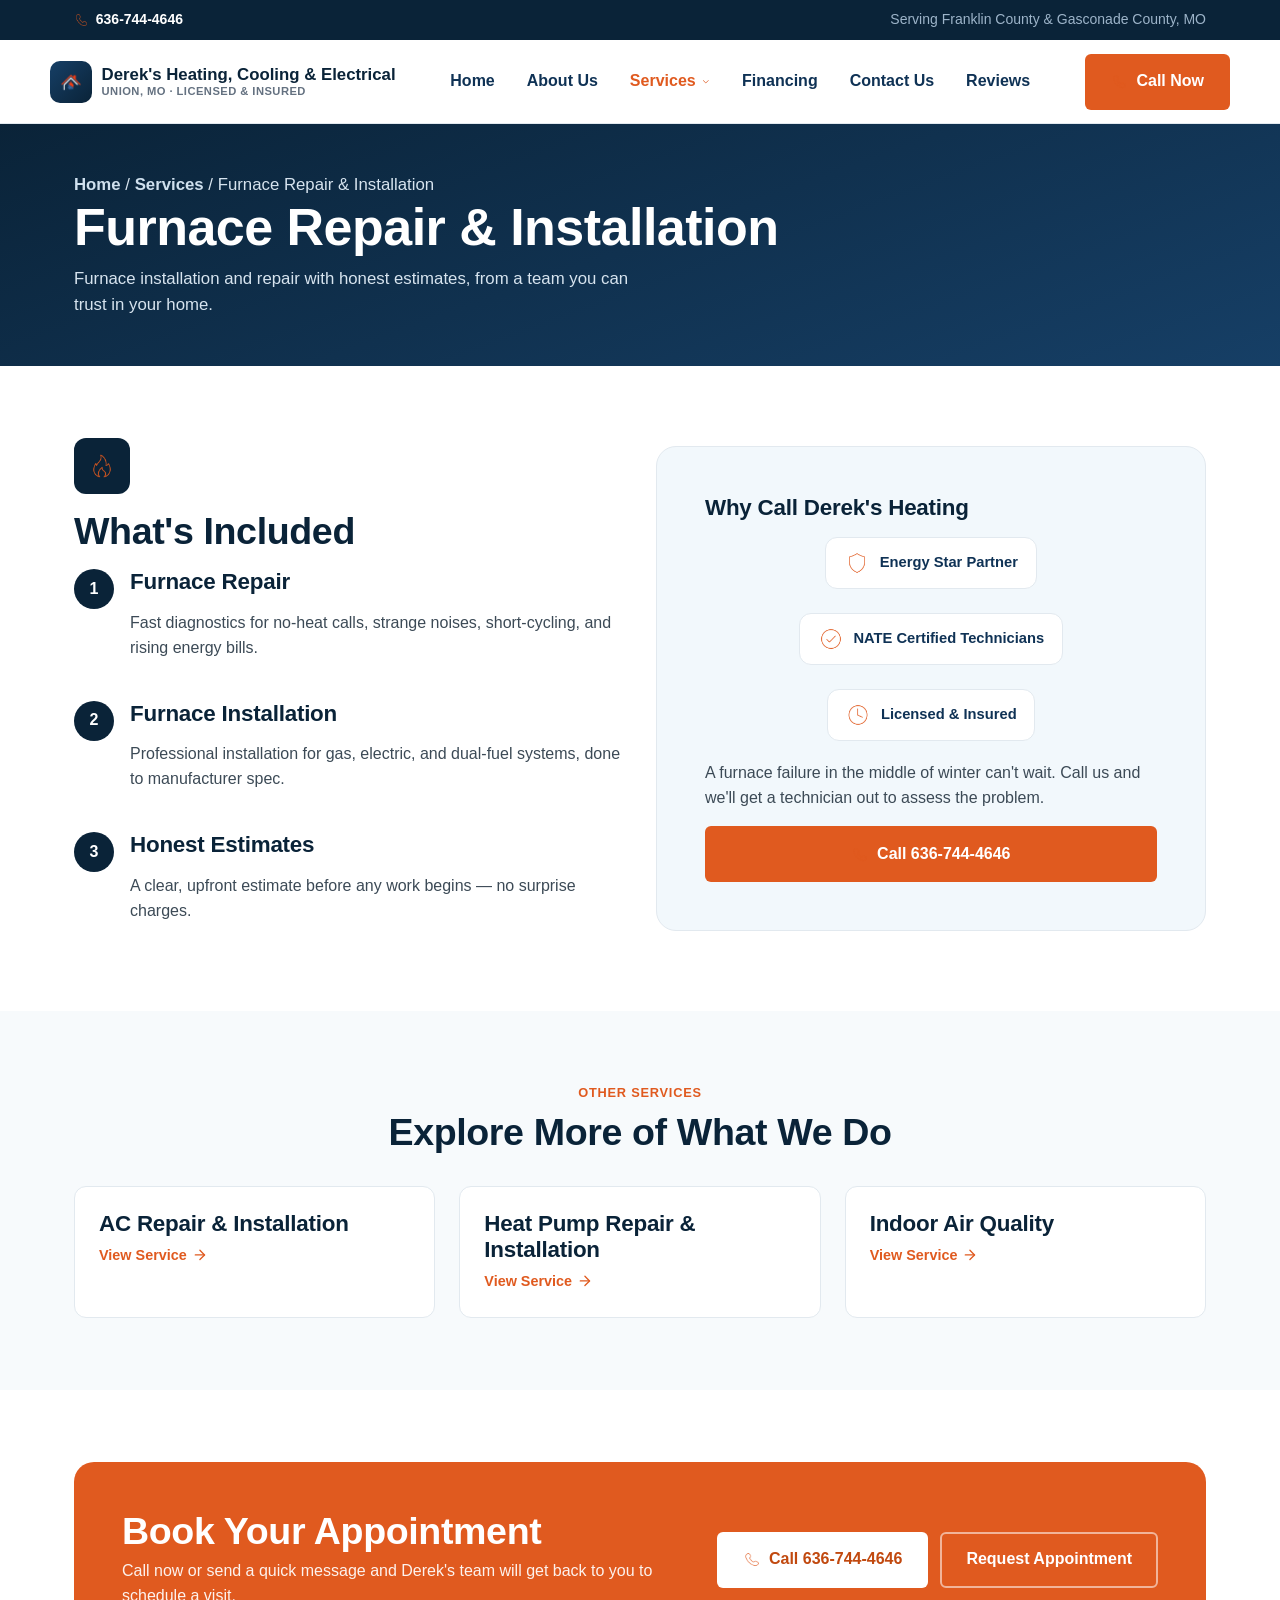
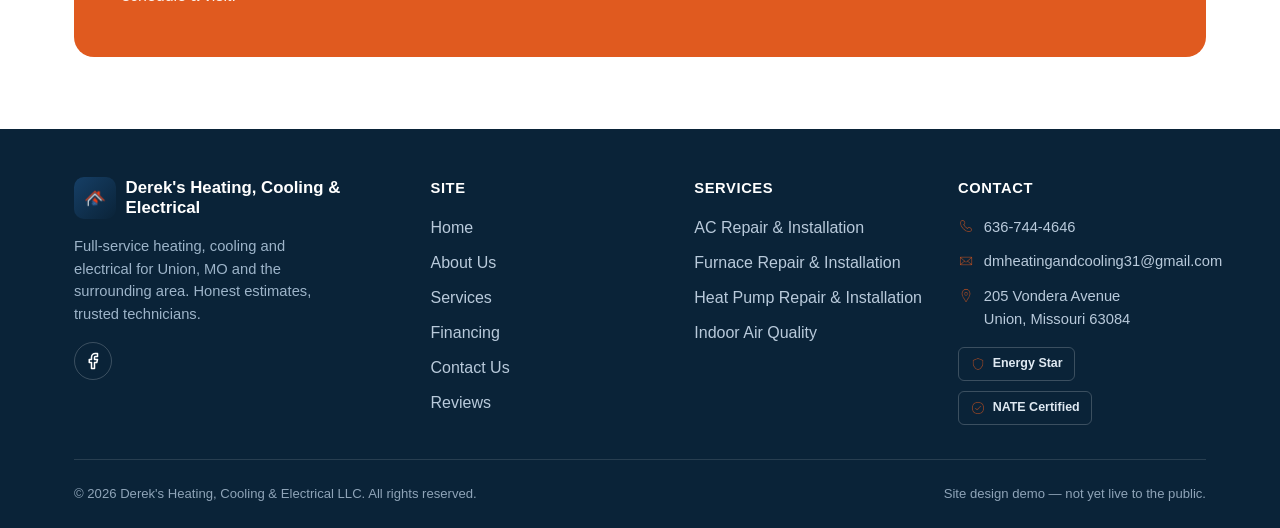
<file: furnace-repair-installation.html>
<!DOCTYPE html>
<html lang="en">
<head>
<meta charset="UTF-8">
<meta name="viewport" content="width=device-width, initial-scale=1">
<title>Furnace Repair & Installation in Union, MO | Derek's Heating & Cooling</title>
<meta name="description" content="Furnace installation and repair in Union, MO with honest estimates from a trusted local team.">
<link rel="canonical" href="https://derekshvac-demo.example/furnace-repair-installation.html">
<meta name="theme-color" content="#0a2338">
<link rel="icon" href="assets/img/favicon.png" type="image/png">

<meta property="og:type" content="website">
<meta property="og:title" content="Furnace Repair & Installation in Union, MO | Derek's Heating & Cooling">
<meta property="og:description" content="Furnace installation and repair in Union, MO with honest estimates from a trusted local team.">
<meta property="og:site_name" content="Derek's Heating, Cooling & Electrical LLC">

<link rel="stylesheet" href="assets/css/style.css">
<script type="application/ld+json">{
  "@context": "https://schema.org",
  "@type": "HVACBusiness",
  "name": "Derek's Heating, Cooling & Electrical LLC",
  "telephone": "+1-636-744-4646",
  "email": "dmheatingandcooling31@gmail.com",
  "address": {
    "@type": "PostalAddress",
    "streetAddress": "205 Vondera Avenue",
    "addressLocality": "Union",
    "addressRegion": "MO",
    "postalCode": "63084",
    "addressCountry": "US"
  },
  "areaServed": [
    {
      "@type": "AdministrativeArea",
      "name": "Franklin County, MO"
    },
    {
      "@type": "AdministrativeArea",
      "name": "Gasconade County, MO"
    },
    {
      "@type": "City",
      "name": "Union, MO"
    },
    {
      "@type": "City",
      "name": "New Haven, MO"
    },
    {
      "@type": "City",
      "name": "Hermann, MO"
    }
  ],
  "sameAs": [
    "https://facebook.com/hvacfranklincounty"
  ],
  "priceRange": "$$",
  "openingHoursSpecification": [
    {
      "@type": "OpeningHoursSpecification",
      "dayOfWeek": [
        "Monday",
        "Tuesday",
        "Wednesday",
        "Thursday",
        "Friday"
      ],
      "opens": "08:00",
      "closes": "17:00"
    }
  ]
}</script>

</head>
<body>
<a class="skip-link" href="#main">Skip to content</a>

  
  <div class="topbar">
    <div class="container">
      <a class="topbar-call" href="tel:+16367444646">
        <img class="icon" src="assets/img/icons/phone.png" width="24" height="24" alt="" aria-hidden="true">
        636-744-4646
      </a>
      <span class="topbar-area">Serving Franklin County & Gasconade County, MO</span>
    </div>
  </div>
  <header class="site-header">
    <div class="container header-inner">
      
      <a class="brand" href="index.html">
        <span class="brand-mark"><img src="assets/img/logo-mark.png" alt="" width="24" height="24"></span>
        <span class="brand-name">
          Derek's Heating, Cooling &amp; Electrical
          <small>Union, MO &middot; Licensed &amp; Insured</small>
        </span>
      </a>
      
      <nav class="primary-nav" aria-label="Primary">
        <ul class="nav-list"><li><a class="nav-link" href="index.html">Home</a></li><li><a class="nav-link" href="about.html">About Us</a></li>
        <li class="has-dropdown">
          <a class="nav-link" href="services.html" aria-current="page">
            Services <svg class="icon caret" viewBox="0 0 24 24" fill="none" stroke="currentColor" stroke-width="2" stroke-linecap="round" stroke-linejoin="round" aria-hidden="true" focusable="false"><polyline points="6 9 12 15 18 9"/></svg>
          </a>
          <ul class="dropdown"><li><a href="ac-repair-installation.html">AC Repair & Installation</a></li><li><a href="furnace-repair-installation.html">Furnace Repair & Installation</a></li><li><a href="heat-pump-repair-installation.html">Heat Pump Repair & Installation</a></li><li><a href="indoor-air-quality.html">Indoor Air Quality</a></li></ul>
        </li><li><a class="nav-link" href="financing.html">Financing</a></li><li><a class="nav-link" href="contact.html">Contact Us</a></li><li><a class="nav-link" href="reviews.html">Reviews</a></li></ul>
      </nav>
      <a class="btn btn-primary header-cta" href="tel:+16367444646">
        <img class="icon" src="assets/img/icons/phone.png" width="24" height="24" alt="" aria-hidden="true"> Call Now
      </a>
      <button
        type="button"
        class="nav-toggle"
        data-nav-toggle
        aria-expanded="false"
        aria-controls="mobile-nav-panel"
        aria-label="Open menu"
      >
        <svg class="icon" viewBox="0 0 24 24" fill="none" stroke="currentColor" stroke-width="2" stroke-linecap="round" stroke-linejoin="round" aria-hidden="true" focusable="false"><line x1="3" y1="12" x2="21" y2="12"/><line x1="3" y1="6" x2="21" y2="6"/><line x1="3" y1="18" x2="21" y2="18"/></svg>
      </button>
    </div>
    
    <div class="mobile-nav" data-mobile-nav>
      <div class="container">
        <a class="mobile-nav-link" href="index.html">Home</a><a class="mobile-nav-link" href="about.html">About Us</a>
        <button
          type="button"
          class="mobile-nav-toggle-btn"
          data-mobile-sub-toggle
          aria-expanded="false"
          aria-controls="mobile-services-sub" aria-current="page"
        >
          Services <svg class="icon caret" viewBox="0 0 24 24" fill="none" stroke="currentColor" stroke-width="2" stroke-linecap="round" stroke-linejoin="round" aria-hidden="true" focusable="false"><polyline points="6 9 12 15 18 9"/></svg>
        </button>
        <div class="mobile-sub" id="mobile-services-sub" data-mobile-sub>
          <a href="services.html">All Services</a>
          <a href="ac-repair-installation.html">AC Repair & Installation</a><a href="furnace-repair-installation.html">Furnace Repair & Installation</a><a href="heat-pump-repair-installation.html">Heat Pump Repair & Installation</a><a href="indoor-air-quality.html">Indoor Air Quality</a>
        </div><a class="mobile-nav-link" href="financing.html">Financing</a><a class="mobile-nav-link" href="contact.html">Contact Us</a><a class="mobile-nav-link" href="reviews.html">Reviews</a>
        <a class="btn btn-primary btn-block mobile-cta" href="tel:+16367444646">
          <img class="icon" src="assets/img/icons/phone.png" width="24" height="24" alt="" aria-hidden="true"> Call 636-744-4646
        </a>
      </div>
    </div>
  </header>
<main id="main">

  <section class="page-hero">
    <div class="container">
      <p class="breadcrumb"><a href="index.html">Home</a> / <a href="services.html">Services</a> / Furnace Repair & Installation</p>
      <h1>Furnace Repair & Installation</h1>
      <p>Furnace installation and repair with honest estimates, from a team you can trust in your home.</p>
    </div>
  </section>

  <section class="section">
    <div class="container">
      <div class="feature-row">
        <div>
          <div class="feature-icon"><img class="icon" src="assets/img/icons/flame.png" width="24" height="24" alt="" aria-hidden="true"></div>
          <h2>What's Included</h2>
          <div class="steps">
            
            <div class="step">
              <span class="step-num">1</span>
              <div>
                <h3 class="mt-0">Furnace Repair</h3>
                <p>Fast diagnostics for no-heat calls, strange noises, short-cycling, and rising energy bills.</p>
              </div>
            </div>
            <div class="step">
              <span class="step-num">2</span>
              <div>
                <h3 class="mt-0">Furnace Installation</h3>
                <p>Professional installation for gas, electric, and dual-fuel systems, done to manufacturer spec.</p>
              </div>
            </div>
            <div class="step">
              <span class="step-num">3</span>
              <div>
                <h3 class="mt-0">Honest Estimates</h3>
                <p>A clear, upfront estimate before any work begins — no surprise charges.</p>
              </div>
            </div>
          </div>
        </div>
        <div class="panel">
          <h3 class="mt-0">Why Call Derek's Heating</h3>
          
      <div class="cert-strip">
        <span class="cert-badge"><img class="icon" src="assets/img/icons/shield.png" width="24" height="24" alt="" aria-hidden="true"> Energy Star Partner</span>
        <span class="cert-badge"><img class="icon" src="assets/img/icons/check-circle.png" width="24" height="24" alt="" aria-hidden="true"> NATE Certified Technicians</span>
        <span class="cert-badge"><img class="icon" src="assets/img/icons/clock.png" width="24" height="24" alt="" aria-hidden="true"> Licensed &amp; Insured</span>
      </div>
          <p style="margin-top:1.25rem;">A furnace failure in the middle of winter can't wait. Call us and we'll get a technician out to assess the problem.</p>
          <a class="btn btn-primary btn-block" href="tel:+16367444646"><img class="icon" src="assets/img/icons/phone.png" width="24" height="24" alt="" aria-hidden="true"> Call 636-744-4646</a>
        </div>
      </div>
    </div>
  </section>

  <section class="section section-alt">
    <div class="container">
      <div class="section-head">
        <span class="kicker">Other Services</span>
        <h2>Explore More of What We Do</h2>
      </div>
      <div class="card-grid">
        
        <div class="card">
          <h3>AC Repair & Installation</h3>
          <a class="card-link" href="ac-repair-installation.html">View Service <svg class="icon" viewBox="0 0 24 24" fill="none" stroke="currentColor" stroke-width="2" stroke-linecap="round" stroke-linejoin="round" aria-hidden="true" focusable="false"><line x1="5" y1="12" x2="19" y2="12"/><polyline points="12 5 19 12 12 19"/></svg></a>
        </div>
        <div class="card">
          <h3>Heat Pump Repair & Installation</h3>
          <a class="card-link" href="heat-pump-repair-installation.html">View Service <svg class="icon" viewBox="0 0 24 24" fill="none" stroke="currentColor" stroke-width="2" stroke-linecap="round" stroke-linejoin="round" aria-hidden="true" focusable="false"><line x1="5" y1="12" x2="19" y2="12"/><polyline points="12 5 19 12 12 19"/></svg></a>
        </div>
        <div class="card">
          <h3>Indoor Air Quality</h3>
          <a class="card-link" href="indoor-air-quality.html">View Service <svg class="icon" viewBox="0 0 24 24" fill="none" stroke="currentColor" stroke-width="2" stroke-linecap="round" stroke-linejoin="round" aria-hidden="true" focusable="false"><line x1="5" y1="12" x2="19" y2="12"/><polyline points="12 5 19 12 12 19"/></svg></a>
        </div>
      </div>
    </div>
  </section>

  
  <section class="section">
    <div class="container">
      <div class="cta-band">
        <div>
          <h2>Book Your Appointment</h2>
          <p>Call now or send a quick message and Derek's team will get back to you to schedule a visit.</p>
        </div>
        <div class="cta-actions">
          <a class="btn btn-primary" href="tel:+16367444646"><img class="icon" src="assets/img/icons/phone.png" width="24" height="24" alt="" aria-hidden="true"> Call 636-744-4646</a>
          <a class="btn btn-on-dark" href="contact.html">Request Appointment</a>
        </div>
      </div>
    </div>
  </section>
  
</main>

  <footer class="site-footer">
    <div class="container">
      <div class="footer-grid">
        <div class="footer-brand">
          <a class="brand" href="index.html">
            <span class="brand-mark"><img src="assets/img/logo-mark.png" alt="" width="24" height="24"></span>
            <span class="brand-name">Derek's Heating, Cooling &amp; Electrical</span>
          </a>
          <p>Full-service heating, cooling and electrical for Union, MO and
            the surrounding area. Honest estimates, trusted technicians.</p>
          <div class="footer-social">
            <a href="https://facebook.com/hvacfranklincounty" aria-label="Derek's Heating on Facebook" target="_blank" rel="noopener noreferrer">
              <svg class="icon" viewBox="0 0 24 24" fill="none" stroke="currentColor" stroke-width="2" stroke-linecap="round" stroke-linejoin="round" aria-hidden="true" focusable="false"><path d="M18 2h-3a5 5 0 0 0-5 5v3H7v4h3v8h4v-8h3l1-4h-4V7a1 1 0 0 1 1-1h3z"/></svg>
            </a>
          </div>
        </div>

        <div>
          <div class="footer-heading">Site</div>
          <ul class="footer-links">
            <li><a href="index.html">Home</a></li><li><a href="about.html">About Us</a></li><li><a href="services.html">Services</a></li><li><a href="financing.html">Financing</a></li><li><a href="contact.html">Contact Us</a></li><li><a href="reviews.html">Reviews</a></li>
          </ul>
        </div>

        <div>
          <div class="footer-heading">Services</div>
          <ul class="footer-links">
            <li><a href="ac-repair-installation.html">AC Repair & Installation</a></li><li><a href="furnace-repair-installation.html">Furnace Repair & Installation</a></li><li><a href="heat-pump-repair-installation.html">Heat Pump Repair & Installation</a></li><li><a href="indoor-air-quality.html">Indoor Air Quality</a></li>
          </ul>
        </div>

        <div>
          <div class="footer-heading">Contact</div>
          <ul class="footer-contact">
            <li><img class="icon" src="assets/img/icons/phone.png" width="24" height="24" alt="" aria-hidden="true"><a href="tel:+16367444646">636-744-4646</a></li>
            <li><img class="icon" src="assets/img/icons/mail.png" width="24" height="24" alt="" aria-hidden="true"><a href="mailto:dmheatingandcooling31@gmail.com">dmheatingandcooling31@gmail.com</a></li>
            <li><img class="icon" src="assets/img/icons/pin.png" width="24" height="24" alt="" aria-hidden="true"><span>205 Vondera Avenue<br>Union, Missouri 63084</span></li>
          </ul>
          <div class="footer-certs">
            <span class="footer-cert-badge"><img class="icon" src="assets/img/icons/shield.png" width="24" height="24" alt="" aria-hidden="true"> Energy Star</span>
            <span class="footer-cert-badge"><img class="icon" src="assets/img/icons/check-circle.png" width="24" height="24" alt="" aria-hidden="true"> NATE Certified</span>
          </div>
        </div>
      </div>

      <div class="footer-bottom">
        <span>&copy; <span data-year>2026</span> Derek's Heating, Cooling & Electrical LLC. All rights reserved.</span>
        <span>Site design demo &mdash; not yet live to the public.</span>
      </div>
    </div>
  </footer>
<script src="assets/js/main.js"></script>
<script>document.querySelector('[data-year]').textContent = new Date().getFullYear();</script>
</body>
</html>
</file>
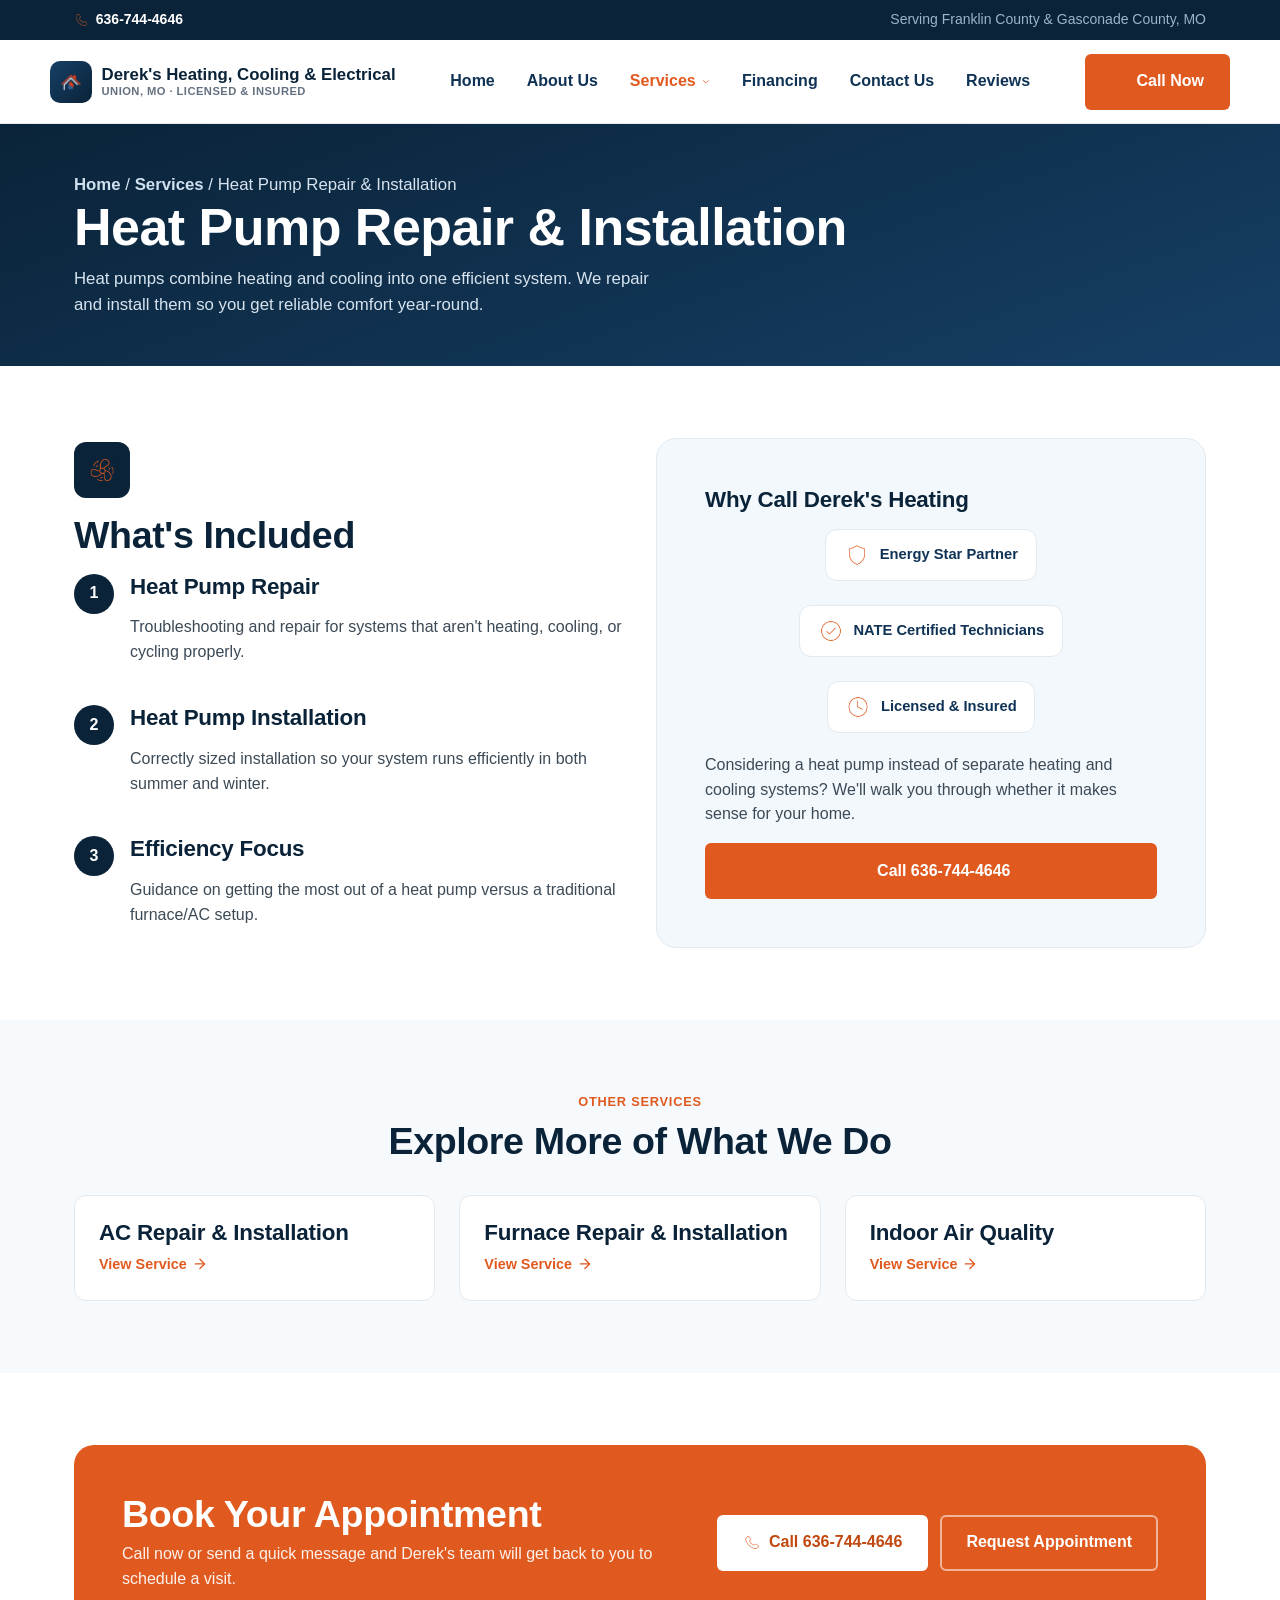
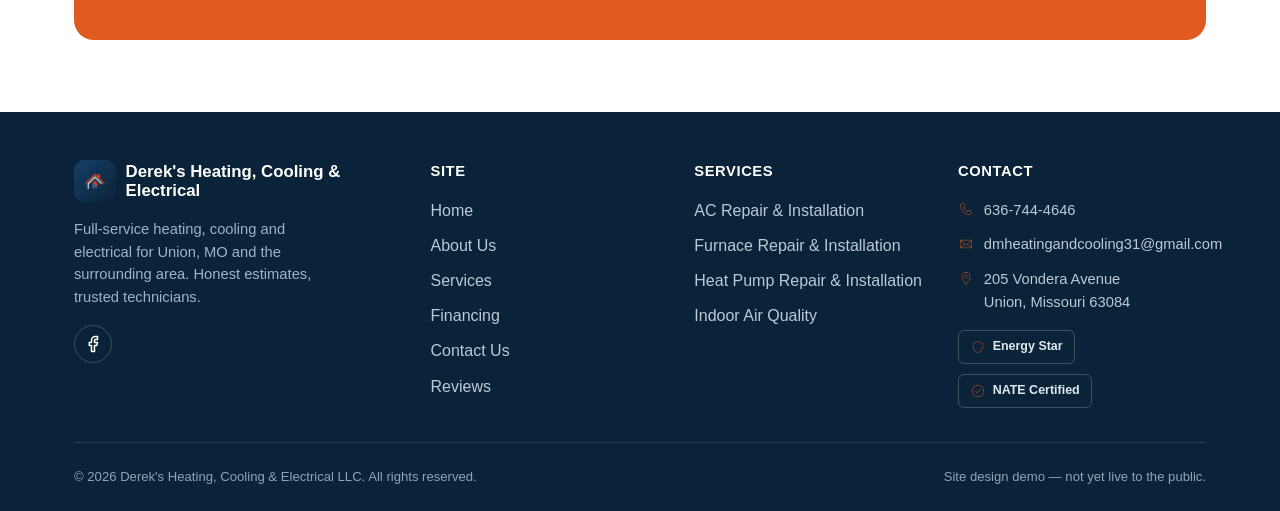
<file: heat-pump-repair-installation.html>
<!DOCTYPE html>
<html lang="en">
<head>
<meta charset="UTF-8">
<meta name="viewport" content="width=device-width, initial-scale=1">
<title>Heat Pump Repair & Installation in Union, MO | Derek's Heating & Cooling</title>
<meta name="description" content="Efficient heat pump repair and installation in Union, MO — one system for both heating and cooling.">
<link rel="canonical" href="https://derekshvac-demo.example/heat-pump-repair-installation.html">
<meta name="theme-color" content="#0a2338">
<link rel="icon" href="assets/img/favicon.png" type="image/png">

<meta property="og:type" content="website">
<meta property="og:title" content="Heat Pump Repair & Installation in Union, MO | Derek's Heating & Cooling">
<meta property="og:description" content="Efficient heat pump repair and installation in Union, MO — one system for both heating and cooling.">
<meta property="og:site_name" content="Derek's Heating, Cooling & Electrical LLC">

<link rel="stylesheet" href="assets/css/style.css">
<script type="application/ld+json">{
  "@context": "https://schema.org",
  "@type": "HVACBusiness",
  "name": "Derek's Heating, Cooling & Electrical LLC",
  "telephone": "+1-636-744-4646",
  "email": "dmheatingandcooling31@gmail.com",
  "address": {
    "@type": "PostalAddress",
    "streetAddress": "205 Vondera Avenue",
    "addressLocality": "Union",
    "addressRegion": "MO",
    "postalCode": "63084",
    "addressCountry": "US"
  },
  "areaServed": [
    {
      "@type": "AdministrativeArea",
      "name": "Franklin County, MO"
    },
    {
      "@type": "AdministrativeArea",
      "name": "Gasconade County, MO"
    },
    {
      "@type": "City",
      "name": "Union, MO"
    },
    {
      "@type": "City",
      "name": "New Haven, MO"
    },
    {
      "@type": "City",
      "name": "Hermann, MO"
    }
  ],
  "sameAs": [
    "https://facebook.com/hvacfranklincounty"
  ],
  "priceRange": "$$",
  "openingHoursSpecification": [
    {
      "@type": "OpeningHoursSpecification",
      "dayOfWeek": [
        "Monday",
        "Tuesday",
        "Wednesday",
        "Thursday",
        "Friday"
      ],
      "opens": "08:00",
      "closes": "17:00"
    }
  ]
}</script>

</head>
<body>
<a class="skip-link" href="#main">Skip to content</a>

  
  <div class="topbar">
    <div class="container">
      <a class="topbar-call" href="tel:+16367444646">
        <img class="icon" src="assets/img/icons/phone.png" width="24" height="24" alt="" aria-hidden="true">
        636-744-4646
      </a>
      <span class="topbar-area">Serving Franklin County & Gasconade County, MO</span>
    </div>
  </div>
  <header class="site-header">
    <div class="container header-inner">
      
      <a class="brand" href="index.html">
        <span class="brand-mark"><img src="assets/img/logo-mark.png" alt="" width="24" height="24"></span>
        <span class="brand-name">
          Derek's Heating, Cooling &amp; Electrical
          <small>Union, MO &middot; Licensed &amp; Insured</small>
        </span>
      </a>
      
      <nav class="primary-nav" aria-label="Primary">
        <ul class="nav-list"><li><a class="nav-link" href="index.html">Home</a></li><li><a class="nav-link" href="about.html">About Us</a></li>
        <li class="has-dropdown">
          <a class="nav-link" href="services.html" aria-current="page">
            Services <svg class="icon caret" viewBox="0 0 24 24" fill="none" stroke="currentColor" stroke-width="2" stroke-linecap="round" stroke-linejoin="round" aria-hidden="true" focusable="false"><polyline points="6 9 12 15 18 9"/></svg>
          </a>
          <ul class="dropdown"><li><a href="ac-repair-installation.html">AC Repair & Installation</a></li><li><a href="furnace-repair-installation.html">Furnace Repair & Installation</a></li><li><a href="heat-pump-repair-installation.html">Heat Pump Repair & Installation</a></li><li><a href="indoor-air-quality.html">Indoor Air Quality</a></li></ul>
        </li><li><a class="nav-link" href="financing.html">Financing</a></li><li><a class="nav-link" href="contact.html">Contact Us</a></li><li><a class="nav-link" href="reviews.html">Reviews</a></li></ul>
      </nav>
      <a class="btn btn-primary header-cta" href="tel:+16367444646">
        <img class="icon" src="assets/img/icons/phone.png" width="24" height="24" alt="" aria-hidden="true"> Call Now
      </a>
      <button
        type="button"
        class="nav-toggle"
        data-nav-toggle
        aria-expanded="false"
        aria-controls="mobile-nav-panel"
        aria-label="Open menu"
      >
        <svg class="icon" viewBox="0 0 24 24" fill="none" stroke="currentColor" stroke-width="2" stroke-linecap="round" stroke-linejoin="round" aria-hidden="true" focusable="false"><line x1="3" y1="12" x2="21" y2="12"/><line x1="3" y1="6" x2="21" y2="6"/><line x1="3" y1="18" x2="21" y2="18"/></svg>
      </button>
    </div>
    
    <div class="mobile-nav" data-mobile-nav>
      <div class="container">
        <a class="mobile-nav-link" href="index.html">Home</a><a class="mobile-nav-link" href="about.html">About Us</a>
        <button
          type="button"
          class="mobile-nav-toggle-btn"
          data-mobile-sub-toggle
          aria-expanded="false"
          aria-controls="mobile-services-sub" aria-current="page"
        >
          Services <svg class="icon caret" viewBox="0 0 24 24" fill="none" stroke="currentColor" stroke-width="2" stroke-linecap="round" stroke-linejoin="round" aria-hidden="true" focusable="false"><polyline points="6 9 12 15 18 9"/></svg>
        </button>
        <div class="mobile-sub" id="mobile-services-sub" data-mobile-sub>
          <a href="services.html">All Services</a>
          <a href="ac-repair-installation.html">AC Repair & Installation</a><a href="furnace-repair-installation.html">Furnace Repair & Installation</a><a href="heat-pump-repair-installation.html">Heat Pump Repair & Installation</a><a href="indoor-air-quality.html">Indoor Air Quality</a>
        </div><a class="mobile-nav-link" href="financing.html">Financing</a><a class="mobile-nav-link" href="contact.html">Contact Us</a><a class="mobile-nav-link" href="reviews.html">Reviews</a>
        <a class="btn btn-primary btn-block mobile-cta" href="tel:+16367444646">
          <img class="icon" src="assets/img/icons/phone.png" width="24" height="24" alt="" aria-hidden="true"> Call 636-744-4646
        </a>
      </div>
    </div>
  </header>
<main id="main">

  <section class="page-hero">
    <div class="container">
      <p class="breadcrumb"><a href="index.html">Home</a> / <a href="services.html">Services</a> / Heat Pump Repair & Installation</p>
      <h1>Heat Pump Repair & Installation</h1>
      <p>Heat pumps combine heating and cooling into one efficient system. We repair and install them so you get reliable comfort year-round.</p>
    </div>
  </section>

  <section class="section">
    <div class="container">
      <div class="feature-row">
        <div>
          <div class="feature-icon"><img class="icon" src="assets/img/icons/fan.png" width="24" height="24" alt="" aria-hidden="true"></div>
          <h2>What's Included</h2>
          <div class="steps">
            
            <div class="step">
              <span class="step-num">1</span>
              <div>
                <h3 class="mt-0">Heat Pump Repair</h3>
                <p>Troubleshooting and repair for systems that aren't heating, cooling, or cycling properly.</p>
              </div>
            </div>
            <div class="step">
              <span class="step-num">2</span>
              <div>
                <h3 class="mt-0">Heat Pump Installation</h3>
                <p>Correctly sized installation so your system runs efficiently in both summer and winter.</p>
              </div>
            </div>
            <div class="step">
              <span class="step-num">3</span>
              <div>
                <h3 class="mt-0">Efficiency Focus</h3>
                <p>Guidance on getting the most out of a heat pump versus a traditional furnace/AC setup.</p>
              </div>
            </div>
          </div>
        </div>
        <div class="panel">
          <h3 class="mt-0">Why Call Derek's Heating</h3>
          
      <div class="cert-strip">
        <span class="cert-badge"><img class="icon" src="assets/img/icons/shield.png" width="24" height="24" alt="" aria-hidden="true"> Energy Star Partner</span>
        <span class="cert-badge"><img class="icon" src="assets/img/icons/check-circle.png" width="24" height="24" alt="" aria-hidden="true"> NATE Certified Technicians</span>
        <span class="cert-badge"><img class="icon" src="assets/img/icons/clock.png" width="24" height="24" alt="" aria-hidden="true"> Licensed &amp; Insured</span>
      </div>
          <p style="margin-top:1.25rem;">Considering a heat pump instead of separate heating and cooling systems? We'll walk you through whether it makes sense for your home.</p>
          <a class="btn btn-primary btn-block" href="tel:+16367444646"><img class="icon" src="assets/img/icons/phone.png" width="24" height="24" alt="" aria-hidden="true"> Call 636-744-4646</a>
        </div>
      </div>
    </div>
  </section>

  <section class="section section-alt">
    <div class="container">
      <div class="section-head">
        <span class="kicker">Other Services</span>
        <h2>Explore More of What We Do</h2>
      </div>
      <div class="card-grid">
        
        <div class="card">
          <h3>AC Repair & Installation</h3>
          <a class="card-link" href="ac-repair-installation.html">View Service <svg class="icon" viewBox="0 0 24 24" fill="none" stroke="currentColor" stroke-width="2" stroke-linecap="round" stroke-linejoin="round" aria-hidden="true" focusable="false"><line x1="5" y1="12" x2="19" y2="12"/><polyline points="12 5 19 12 12 19"/></svg></a>
        </div>
        <div class="card">
          <h3>Furnace Repair & Installation</h3>
          <a class="card-link" href="furnace-repair-installation.html">View Service <svg class="icon" viewBox="0 0 24 24" fill="none" stroke="currentColor" stroke-width="2" stroke-linecap="round" stroke-linejoin="round" aria-hidden="true" focusable="false"><line x1="5" y1="12" x2="19" y2="12"/><polyline points="12 5 19 12 12 19"/></svg></a>
        </div>
        <div class="card">
          <h3>Indoor Air Quality</h3>
          <a class="card-link" href="indoor-air-quality.html">View Service <svg class="icon" viewBox="0 0 24 24" fill="none" stroke="currentColor" stroke-width="2" stroke-linecap="round" stroke-linejoin="round" aria-hidden="true" focusable="false"><line x1="5" y1="12" x2="19" y2="12"/><polyline points="12 5 19 12 12 19"/></svg></a>
        </div>
      </div>
    </div>
  </section>

  
  <section class="section">
    <div class="container">
      <div class="cta-band">
        <div>
          <h2>Book Your Appointment</h2>
          <p>Call now or send a quick message and Derek's team will get back to you to schedule a visit.</p>
        </div>
        <div class="cta-actions">
          <a class="btn btn-primary" href="tel:+16367444646"><img class="icon" src="assets/img/icons/phone.png" width="24" height="24" alt="" aria-hidden="true"> Call 636-744-4646</a>
          <a class="btn btn-on-dark" href="contact.html">Request Appointment</a>
        </div>
      </div>
    </div>
  </section>
  
</main>

  <footer class="site-footer">
    <div class="container">
      <div class="footer-grid">
        <div class="footer-brand">
          <a class="brand" href="index.html">
            <span class="brand-mark"><img src="assets/img/logo-mark.png" alt="" width="24" height="24"></span>
            <span class="brand-name">Derek's Heating, Cooling &amp; Electrical</span>
          </a>
          <p>Full-service heating, cooling and electrical for Union, MO and
            the surrounding area. Honest estimates, trusted technicians.</p>
          <div class="footer-social">
            <a href="https://facebook.com/hvacfranklincounty" aria-label="Derek's Heating on Facebook" target="_blank" rel="noopener noreferrer">
              <svg class="icon" viewBox="0 0 24 24" fill="none" stroke="currentColor" stroke-width="2" stroke-linecap="round" stroke-linejoin="round" aria-hidden="true" focusable="false"><path d="M18 2h-3a5 5 0 0 0-5 5v3H7v4h3v8h4v-8h3l1-4h-4V7a1 1 0 0 1 1-1h3z"/></svg>
            </a>
          </div>
        </div>

        <div>
          <div class="footer-heading">Site</div>
          <ul class="footer-links">
            <li><a href="index.html">Home</a></li><li><a href="about.html">About Us</a></li><li><a href="services.html">Services</a></li><li><a href="financing.html">Financing</a></li><li><a href="contact.html">Contact Us</a></li><li><a href="reviews.html">Reviews</a></li>
          </ul>
        </div>

        <div>
          <div class="footer-heading">Services</div>
          <ul class="footer-links">
            <li><a href="ac-repair-installation.html">AC Repair & Installation</a></li><li><a href="furnace-repair-installation.html">Furnace Repair & Installation</a></li><li><a href="heat-pump-repair-installation.html">Heat Pump Repair & Installation</a></li><li><a href="indoor-air-quality.html">Indoor Air Quality</a></li>
          </ul>
        </div>

        <div>
          <div class="footer-heading">Contact</div>
          <ul class="footer-contact">
            <li><img class="icon" src="assets/img/icons/phone.png" width="24" height="24" alt="" aria-hidden="true"><a href="tel:+16367444646">636-744-4646</a></li>
            <li><img class="icon" src="assets/img/icons/mail.png" width="24" height="24" alt="" aria-hidden="true"><a href="mailto:dmheatingandcooling31@gmail.com">dmheatingandcooling31@gmail.com</a></li>
            <li><img class="icon" src="assets/img/icons/pin.png" width="24" height="24" alt="" aria-hidden="true"><span>205 Vondera Avenue<br>Union, Missouri 63084</span></li>
          </ul>
          <div class="footer-certs">
            <span class="footer-cert-badge"><img class="icon" src="assets/img/icons/shield.png" width="24" height="24" alt="" aria-hidden="true"> Energy Star</span>
            <span class="footer-cert-badge"><img class="icon" src="assets/img/icons/check-circle.png" width="24" height="24" alt="" aria-hidden="true"> NATE Certified</span>
          </div>
        </div>
      </div>

      <div class="footer-bottom">
        <span>&copy; <span data-year>2026</span> Derek's Heating, Cooling & Electrical LLC. All rights reserved.</span>
        <span>Site design demo &mdash; not yet live to the public.</span>
      </div>
    </div>
  </footer>
<script src="assets/js/main.js"></script>
<script>document.querySelector('[data-year]').textContent = new Date().getFullYear();</script>
</body>
</html>
</file>
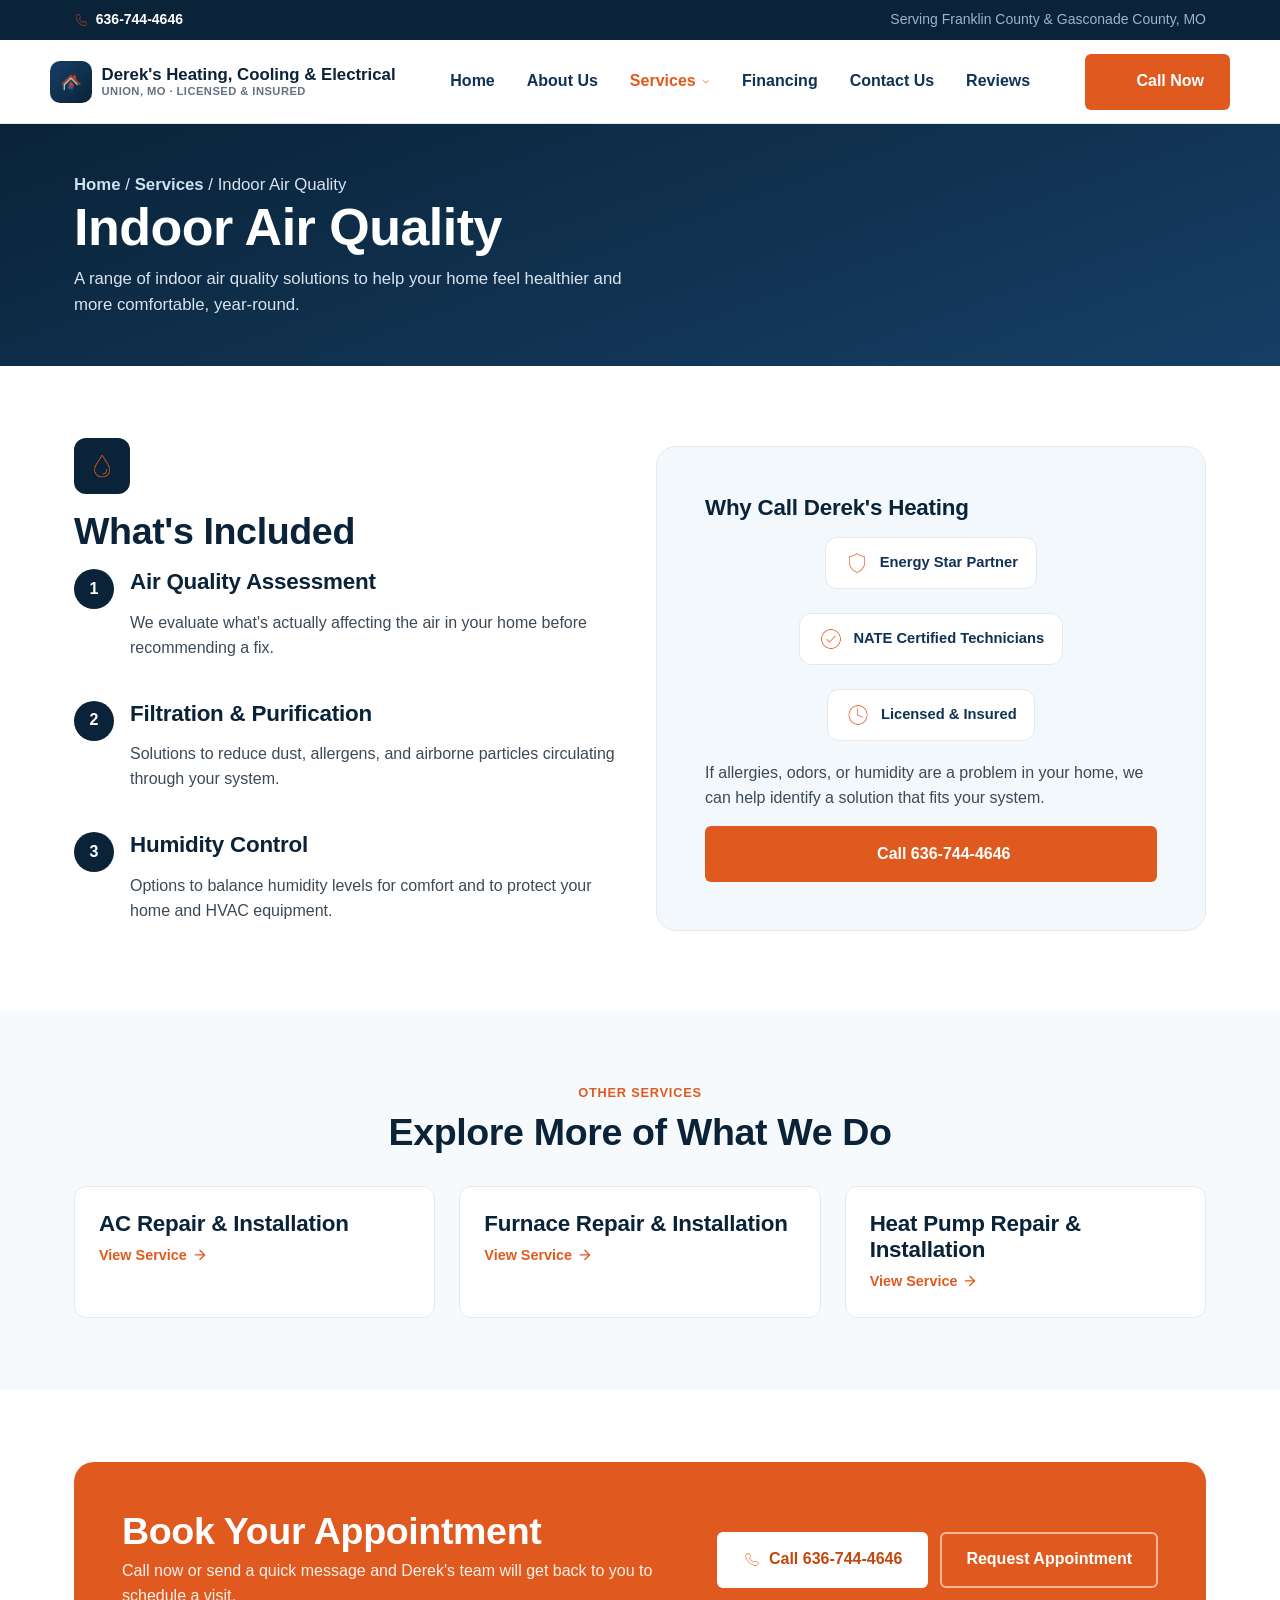
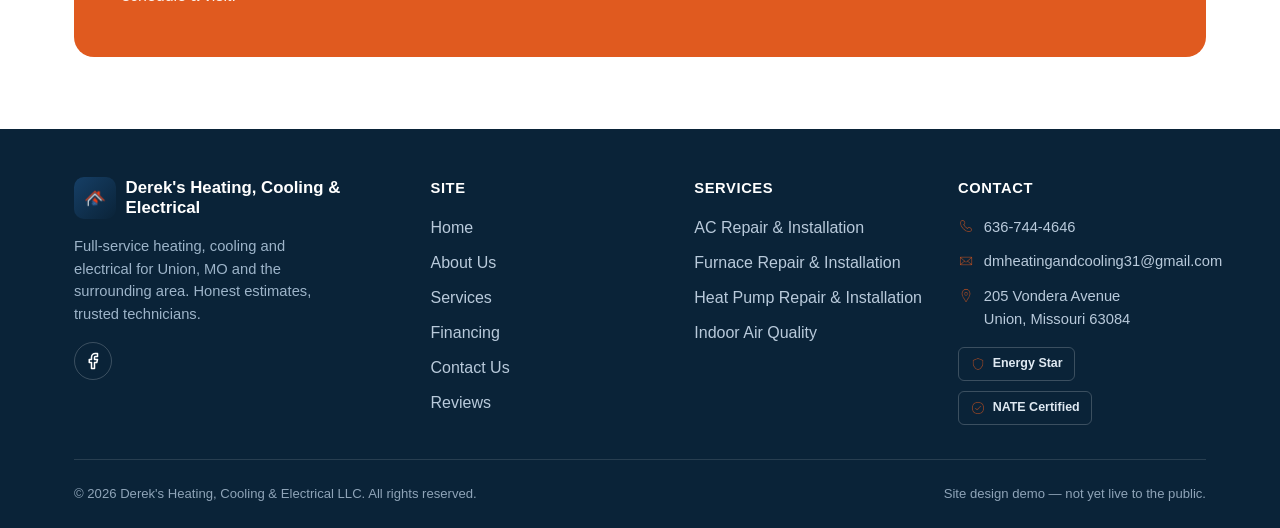
<file: indoor-air-quality.html>
<!DOCTYPE html>
<html lang="en">
<head>
<meta charset="UTF-8">
<meta name="viewport" content="width=device-width, initial-scale=1">
<title>Indoor Air Quality Solutions in Union, MO | Derek's Heating & Cooling</title>
<meta name="description" content="Indoor air quality solutions in Union, MO for a healthier, more comfortable home.">
<link rel="canonical" href="https://derekshvac-demo.example/indoor-air-quality.html">
<meta name="theme-color" content="#0a2338">
<link rel="icon" href="assets/img/favicon.png" type="image/png">

<meta property="og:type" content="website">
<meta property="og:title" content="Indoor Air Quality Solutions in Union, MO | Derek's Heating & Cooling">
<meta property="og:description" content="Indoor air quality solutions in Union, MO for a healthier, more comfortable home.">
<meta property="og:site_name" content="Derek's Heating, Cooling & Electrical LLC">

<link rel="stylesheet" href="assets/css/style.css">
<script type="application/ld+json">{
  "@context": "https://schema.org",
  "@type": "HVACBusiness",
  "name": "Derek's Heating, Cooling & Electrical LLC",
  "telephone": "+1-636-744-4646",
  "email": "dmheatingandcooling31@gmail.com",
  "address": {
    "@type": "PostalAddress",
    "streetAddress": "205 Vondera Avenue",
    "addressLocality": "Union",
    "addressRegion": "MO",
    "postalCode": "63084",
    "addressCountry": "US"
  },
  "areaServed": [
    {
      "@type": "AdministrativeArea",
      "name": "Franklin County, MO"
    },
    {
      "@type": "AdministrativeArea",
      "name": "Gasconade County, MO"
    },
    {
      "@type": "City",
      "name": "Union, MO"
    },
    {
      "@type": "City",
      "name": "New Haven, MO"
    },
    {
      "@type": "City",
      "name": "Hermann, MO"
    }
  ],
  "sameAs": [
    "https://facebook.com/hvacfranklincounty"
  ],
  "priceRange": "$$",
  "openingHoursSpecification": [
    {
      "@type": "OpeningHoursSpecification",
      "dayOfWeek": [
        "Monday",
        "Tuesday",
        "Wednesday",
        "Thursday",
        "Friday"
      ],
      "opens": "08:00",
      "closes": "17:00"
    }
  ]
}</script>

</head>
<body>
<a class="skip-link" href="#main">Skip to content</a>

  
  <div class="topbar">
    <div class="container">
      <a class="topbar-call" href="tel:+16367444646">
        <img class="icon" src="assets/img/icons/phone.png" width="24" height="24" alt="" aria-hidden="true">
        636-744-4646
      </a>
      <span class="topbar-area">Serving Franklin County & Gasconade County, MO</span>
    </div>
  </div>
  <header class="site-header">
    <div class="container header-inner">
      
      <a class="brand" href="index.html">
        <span class="brand-mark"><img src="assets/img/logo-mark.png" alt="" width="24" height="24"></span>
        <span class="brand-name">
          Derek's Heating, Cooling &amp; Electrical
          <small>Union, MO &middot; Licensed &amp; Insured</small>
        </span>
      </a>
      
      <nav class="primary-nav" aria-label="Primary">
        <ul class="nav-list"><li><a class="nav-link" href="index.html">Home</a></li><li><a class="nav-link" href="about.html">About Us</a></li>
        <li class="has-dropdown">
          <a class="nav-link" href="services.html" aria-current="page">
            Services <svg class="icon caret" viewBox="0 0 24 24" fill="none" stroke="currentColor" stroke-width="2" stroke-linecap="round" stroke-linejoin="round" aria-hidden="true" focusable="false"><polyline points="6 9 12 15 18 9"/></svg>
          </a>
          <ul class="dropdown"><li><a href="ac-repair-installation.html">AC Repair & Installation</a></li><li><a href="furnace-repair-installation.html">Furnace Repair & Installation</a></li><li><a href="heat-pump-repair-installation.html">Heat Pump Repair & Installation</a></li><li><a href="indoor-air-quality.html">Indoor Air Quality</a></li></ul>
        </li><li><a class="nav-link" href="financing.html">Financing</a></li><li><a class="nav-link" href="contact.html">Contact Us</a></li><li><a class="nav-link" href="reviews.html">Reviews</a></li></ul>
      </nav>
      <a class="btn btn-primary header-cta" href="tel:+16367444646">
        <img class="icon" src="assets/img/icons/phone.png" width="24" height="24" alt="" aria-hidden="true"> Call Now
      </a>
      <button
        type="button"
        class="nav-toggle"
        data-nav-toggle
        aria-expanded="false"
        aria-controls="mobile-nav-panel"
        aria-label="Open menu"
      >
        <svg class="icon" viewBox="0 0 24 24" fill="none" stroke="currentColor" stroke-width="2" stroke-linecap="round" stroke-linejoin="round" aria-hidden="true" focusable="false"><line x1="3" y1="12" x2="21" y2="12"/><line x1="3" y1="6" x2="21" y2="6"/><line x1="3" y1="18" x2="21" y2="18"/></svg>
      </button>
    </div>
    
    <div class="mobile-nav" data-mobile-nav>
      <div class="container">
        <a class="mobile-nav-link" href="index.html">Home</a><a class="mobile-nav-link" href="about.html">About Us</a>
        <button
          type="button"
          class="mobile-nav-toggle-btn"
          data-mobile-sub-toggle
          aria-expanded="false"
          aria-controls="mobile-services-sub" aria-current="page"
        >
          Services <svg class="icon caret" viewBox="0 0 24 24" fill="none" stroke="currentColor" stroke-width="2" stroke-linecap="round" stroke-linejoin="round" aria-hidden="true" focusable="false"><polyline points="6 9 12 15 18 9"/></svg>
        </button>
        <div class="mobile-sub" id="mobile-services-sub" data-mobile-sub>
          <a href="services.html">All Services</a>
          <a href="ac-repair-installation.html">AC Repair & Installation</a><a href="furnace-repair-installation.html">Furnace Repair & Installation</a><a href="heat-pump-repair-installation.html">Heat Pump Repair & Installation</a><a href="indoor-air-quality.html">Indoor Air Quality</a>
        </div><a class="mobile-nav-link" href="financing.html">Financing</a><a class="mobile-nav-link" href="contact.html">Contact Us</a><a class="mobile-nav-link" href="reviews.html">Reviews</a>
        <a class="btn btn-primary btn-block mobile-cta" href="tel:+16367444646">
          <img class="icon" src="assets/img/icons/phone.png" width="24" height="24" alt="" aria-hidden="true"> Call 636-744-4646
        </a>
      </div>
    </div>
  </header>
<main id="main">

  <section class="page-hero">
    <div class="container">
      <p class="breadcrumb"><a href="index.html">Home</a> / <a href="services.html">Services</a> / Indoor Air Quality</p>
      <h1>Indoor Air Quality</h1>
      <p>A range of indoor air quality solutions to help your home feel healthier and more comfortable, year-round.</p>
    </div>
  </section>

  <section class="section">
    <div class="container">
      <div class="feature-row">
        <div>
          <div class="feature-icon"><img class="icon" src="assets/img/icons/droplet.png" width="24" height="24" alt="" aria-hidden="true"></div>
          <h2>What's Included</h2>
          <div class="steps">
            
            <div class="step">
              <span class="step-num">1</span>
              <div>
                <h3 class="mt-0">Air Quality Assessment</h3>
                <p>We evaluate what's actually affecting the air in your home before recommending a fix.</p>
              </div>
            </div>
            <div class="step">
              <span class="step-num">2</span>
              <div>
                <h3 class="mt-0">Filtration & Purification</h3>
                <p>Solutions to reduce dust, allergens, and airborne particles circulating through your system.</p>
              </div>
            </div>
            <div class="step">
              <span class="step-num">3</span>
              <div>
                <h3 class="mt-0">Humidity Control</h3>
                <p>Options to balance humidity levels for comfort and to protect your home and HVAC equipment.</p>
              </div>
            </div>
          </div>
        </div>
        <div class="panel">
          <h3 class="mt-0">Why Call Derek's Heating</h3>
          
      <div class="cert-strip">
        <span class="cert-badge"><img class="icon" src="assets/img/icons/shield.png" width="24" height="24" alt="" aria-hidden="true"> Energy Star Partner</span>
        <span class="cert-badge"><img class="icon" src="assets/img/icons/check-circle.png" width="24" height="24" alt="" aria-hidden="true"> NATE Certified Technicians</span>
        <span class="cert-badge"><img class="icon" src="assets/img/icons/clock.png" width="24" height="24" alt="" aria-hidden="true"> Licensed &amp; Insured</span>
      </div>
          <p style="margin-top:1.25rem;">If allergies, odors, or humidity are a problem in your home, we can help identify a solution that fits your system.</p>
          <a class="btn btn-primary btn-block" href="tel:+16367444646"><img class="icon" src="assets/img/icons/phone.png" width="24" height="24" alt="" aria-hidden="true"> Call 636-744-4646</a>
        </div>
      </div>
    </div>
  </section>

  <section class="section section-alt">
    <div class="container">
      <div class="section-head">
        <span class="kicker">Other Services</span>
        <h2>Explore More of What We Do</h2>
      </div>
      <div class="card-grid">
        
        <div class="card">
          <h3>AC Repair & Installation</h3>
          <a class="card-link" href="ac-repair-installation.html">View Service <svg class="icon" viewBox="0 0 24 24" fill="none" stroke="currentColor" stroke-width="2" stroke-linecap="round" stroke-linejoin="round" aria-hidden="true" focusable="false"><line x1="5" y1="12" x2="19" y2="12"/><polyline points="12 5 19 12 12 19"/></svg></a>
        </div>
        <div class="card">
          <h3>Furnace Repair & Installation</h3>
          <a class="card-link" href="furnace-repair-installation.html">View Service <svg class="icon" viewBox="0 0 24 24" fill="none" stroke="currentColor" stroke-width="2" stroke-linecap="round" stroke-linejoin="round" aria-hidden="true" focusable="false"><line x1="5" y1="12" x2="19" y2="12"/><polyline points="12 5 19 12 12 19"/></svg></a>
        </div>
        <div class="card">
          <h3>Heat Pump Repair & Installation</h3>
          <a class="card-link" href="heat-pump-repair-installation.html">View Service <svg class="icon" viewBox="0 0 24 24" fill="none" stroke="currentColor" stroke-width="2" stroke-linecap="round" stroke-linejoin="round" aria-hidden="true" focusable="false"><line x1="5" y1="12" x2="19" y2="12"/><polyline points="12 5 19 12 12 19"/></svg></a>
        </div>
      </div>
    </div>
  </section>

  
  <section class="section">
    <div class="container">
      <div class="cta-band">
        <div>
          <h2>Book Your Appointment</h2>
          <p>Call now or send a quick message and Derek's team will get back to you to schedule a visit.</p>
        </div>
        <div class="cta-actions">
          <a class="btn btn-primary" href="tel:+16367444646"><img class="icon" src="assets/img/icons/phone.png" width="24" height="24" alt="" aria-hidden="true"> Call 636-744-4646</a>
          <a class="btn btn-on-dark" href="contact.html">Request Appointment</a>
        </div>
      </div>
    </div>
  </section>
  
</main>

  <footer class="site-footer">
    <div class="container">
      <div class="footer-grid">
        <div class="footer-brand">
          <a class="brand" href="index.html">
            <span class="brand-mark"><img src="assets/img/logo-mark.png" alt="" width="24" height="24"></span>
            <span class="brand-name">Derek's Heating, Cooling &amp; Electrical</span>
          </a>
          <p>Full-service heating, cooling and electrical for Union, MO and
            the surrounding area. Honest estimates, trusted technicians.</p>
          <div class="footer-social">
            <a href="https://facebook.com/hvacfranklincounty" aria-label="Derek's Heating on Facebook" target="_blank" rel="noopener noreferrer">
              <svg class="icon" viewBox="0 0 24 24" fill="none" stroke="currentColor" stroke-width="2" stroke-linecap="round" stroke-linejoin="round" aria-hidden="true" focusable="false"><path d="M18 2h-3a5 5 0 0 0-5 5v3H7v4h3v8h4v-8h3l1-4h-4V7a1 1 0 0 1 1-1h3z"/></svg>
            </a>
          </div>
        </div>

        <div>
          <div class="footer-heading">Site</div>
          <ul class="footer-links">
            <li><a href="index.html">Home</a></li><li><a href="about.html">About Us</a></li><li><a href="services.html">Services</a></li><li><a href="financing.html">Financing</a></li><li><a href="contact.html">Contact Us</a></li><li><a href="reviews.html">Reviews</a></li>
          </ul>
        </div>

        <div>
          <div class="footer-heading">Services</div>
          <ul class="footer-links">
            <li><a href="ac-repair-installation.html">AC Repair & Installation</a></li><li><a href="furnace-repair-installation.html">Furnace Repair & Installation</a></li><li><a href="heat-pump-repair-installation.html">Heat Pump Repair & Installation</a></li><li><a href="indoor-air-quality.html">Indoor Air Quality</a></li>
          </ul>
        </div>

        <div>
          <div class="footer-heading">Contact</div>
          <ul class="footer-contact">
            <li><img class="icon" src="assets/img/icons/phone.png" width="24" height="24" alt="" aria-hidden="true"><a href="tel:+16367444646">636-744-4646</a></li>
            <li><img class="icon" src="assets/img/icons/mail.png" width="24" height="24" alt="" aria-hidden="true"><a href="mailto:dmheatingandcooling31@gmail.com">dmheatingandcooling31@gmail.com</a></li>
            <li><img class="icon" src="assets/img/icons/pin.png" width="24" height="24" alt="" aria-hidden="true"><span>205 Vondera Avenue<br>Union, Missouri 63084</span></li>
          </ul>
          <div class="footer-certs">
            <span class="footer-cert-badge"><img class="icon" src="assets/img/icons/shield.png" width="24" height="24" alt="" aria-hidden="true"> Energy Star</span>
            <span class="footer-cert-badge"><img class="icon" src="assets/img/icons/check-circle.png" width="24" height="24" alt="" aria-hidden="true"> NATE Certified</span>
          </div>
        </div>
      </div>

      <div class="footer-bottom">
        <span>&copy; <span data-year>2026</span> Derek's Heating, Cooling & Electrical LLC. All rights reserved.</span>
        <span>Site design demo &mdash; not yet live to the public.</span>
      </div>
    </div>
  </footer>
<script src="assets/js/main.js"></script>
<script>document.querySelector('[data-year]').textContent = new Date().getFullYear();</script>
</body>
</html>
</file>
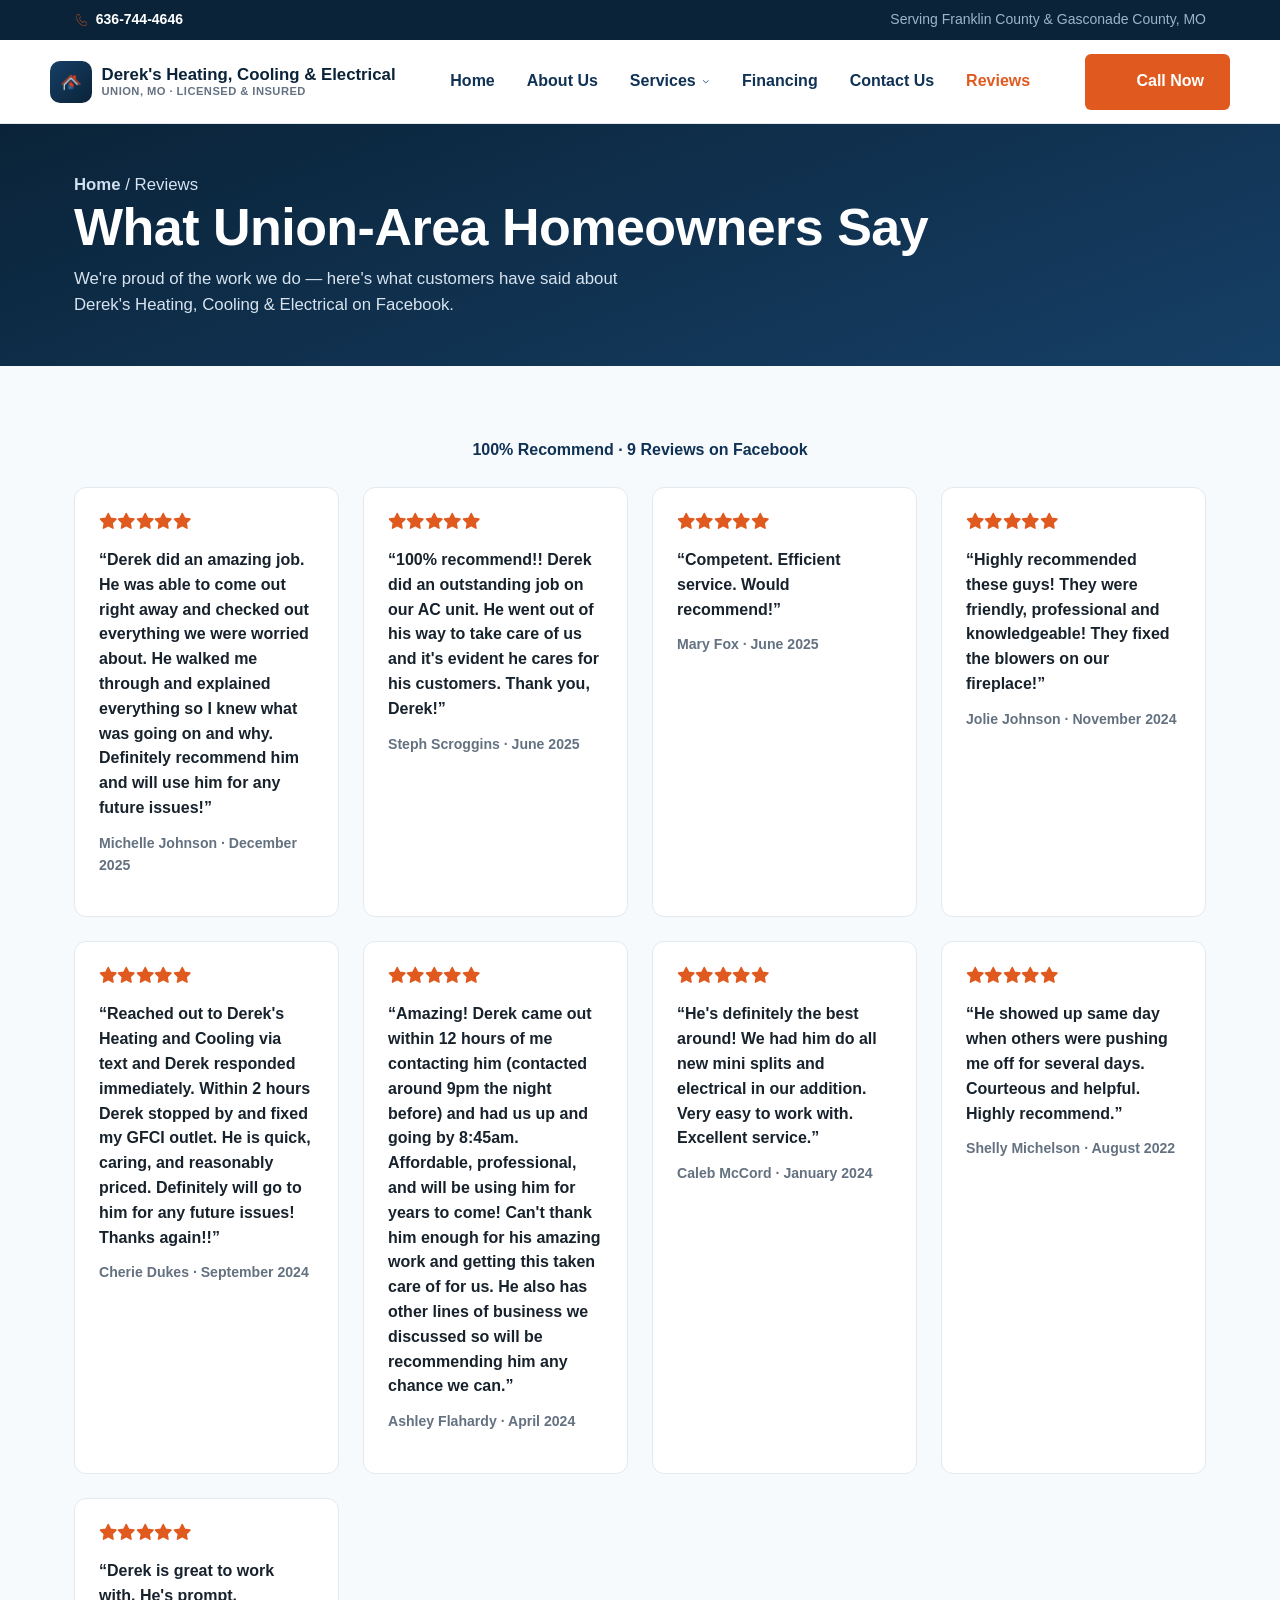
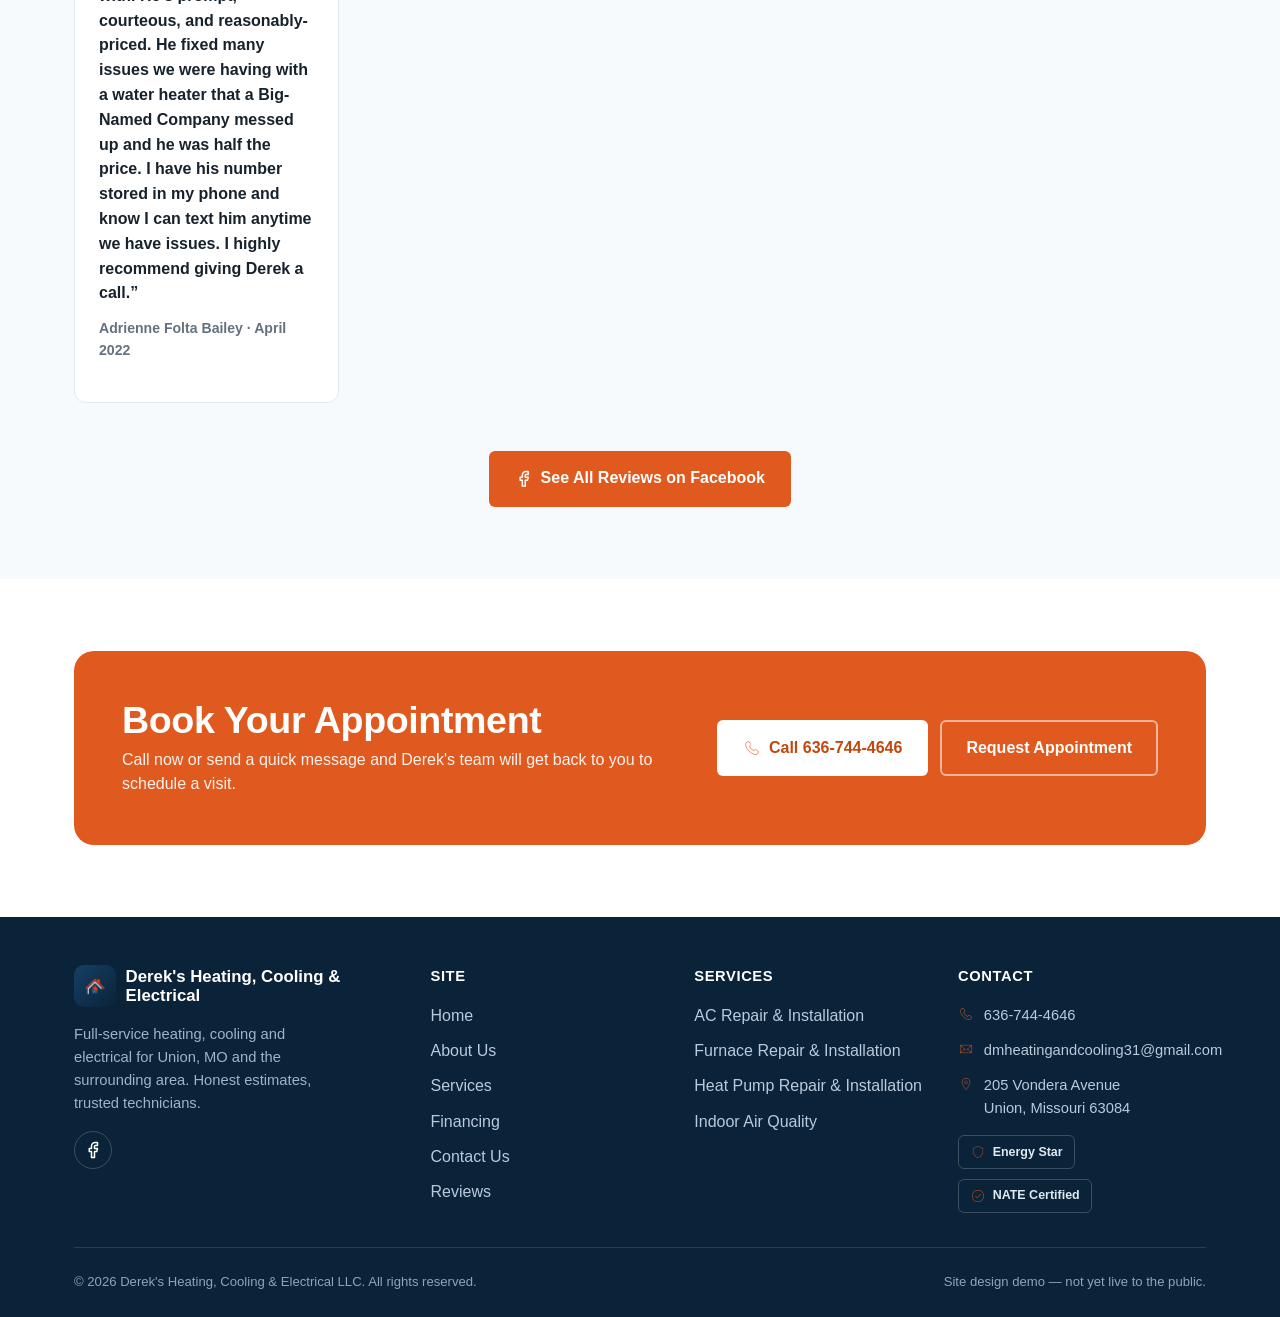
<file: reviews.html>
<!DOCTYPE html>
<html lang="en">
<head>
<meta charset="UTF-8">
<meta name="viewport" content="width=device-width, initial-scale=1">
<title>Reviews | Derek's Heating, Cooling & Electrical LLC</title>
<meta name="description" content="100% recommended on Facebook. See what customers say about Derek's Heating, Cooling & Electrical LLC in Union, MO.">
<link rel="canonical" href="https://derekshvac-demo.example/reviews.html">
<meta name="theme-color" content="#0a2338">
<link rel="icon" href="assets/img/favicon.png" type="image/png">

<meta property="og:type" content="website">
<meta property="og:title" content="Reviews | Derek's Heating, Cooling & Electrical LLC">
<meta property="og:description" content="100% recommended on Facebook. See what customers say about Derek's Heating, Cooling & Electrical LLC in Union, MO.">
<meta property="og:site_name" content="Derek's Heating, Cooling & Electrical LLC">

<link rel="stylesheet" href="assets/css/style.css">
<script type="application/ld+json">{
  "@context": "https://schema.org",
  "@type": "HVACBusiness",
  "name": "Derek's Heating, Cooling & Electrical LLC",
  "telephone": "+1-636-744-4646",
  "email": "dmheatingandcooling31@gmail.com",
  "address": {
    "@type": "PostalAddress",
    "streetAddress": "205 Vondera Avenue",
    "addressLocality": "Union",
    "addressRegion": "MO",
    "postalCode": "63084",
    "addressCountry": "US"
  },
  "areaServed": [
    {
      "@type": "AdministrativeArea",
      "name": "Franklin County, MO"
    },
    {
      "@type": "AdministrativeArea",
      "name": "Gasconade County, MO"
    },
    {
      "@type": "City",
      "name": "Union, MO"
    },
    {
      "@type": "City",
      "name": "New Haven, MO"
    },
    {
      "@type": "City",
      "name": "Hermann, MO"
    }
  ],
  "sameAs": [
    "https://facebook.com/hvacfranklincounty"
  ],
  "priceRange": "$$",
  "openingHoursSpecification": [
    {
      "@type": "OpeningHoursSpecification",
      "dayOfWeek": [
        "Monday",
        "Tuesday",
        "Wednesday",
        "Thursday",
        "Friday"
      ],
      "opens": "08:00",
      "closes": "17:00"
    }
  ]
}</script>

</head>
<body>
<a class="skip-link" href="#main">Skip to content</a>

  
  <div class="topbar">
    <div class="container">
      <a class="topbar-call" href="tel:+16367444646">
        <img class="icon" src="assets/img/icons/phone.png" width="24" height="24" alt="" aria-hidden="true">
        636-744-4646
      </a>
      <span class="topbar-area">Serving Franklin County & Gasconade County, MO</span>
    </div>
  </div>
  <header class="site-header">
    <div class="container header-inner">
      
      <a class="brand" href="index.html">
        <span class="brand-mark"><img src="assets/img/logo-mark.png" alt="" width="24" height="24"></span>
        <span class="brand-name">
          Derek's Heating, Cooling &amp; Electrical
          <small>Union, MO &middot; Licensed &amp; Insured</small>
        </span>
      </a>
      
      <nav class="primary-nav" aria-label="Primary">
        <ul class="nav-list"><li><a class="nav-link" href="index.html">Home</a></li><li><a class="nav-link" href="about.html">About Us</a></li>
        <li class="has-dropdown">
          <a class="nav-link" href="services.html">
            Services <svg class="icon caret" viewBox="0 0 24 24" fill="none" stroke="currentColor" stroke-width="2" stroke-linecap="round" stroke-linejoin="round" aria-hidden="true" focusable="false"><polyline points="6 9 12 15 18 9"/></svg>
          </a>
          <ul class="dropdown"><li><a href="ac-repair-installation.html">AC Repair & Installation</a></li><li><a href="furnace-repair-installation.html">Furnace Repair & Installation</a></li><li><a href="heat-pump-repair-installation.html">Heat Pump Repair & Installation</a></li><li><a href="indoor-air-quality.html">Indoor Air Quality</a></li></ul>
        </li><li><a class="nav-link" href="financing.html">Financing</a></li><li><a class="nav-link" href="contact.html">Contact Us</a></li><li><a class="nav-link" href="reviews.html" aria-current="page">Reviews</a></li></ul>
      </nav>
      <a class="btn btn-primary header-cta" href="tel:+16367444646">
        <img class="icon" src="assets/img/icons/phone.png" width="24" height="24" alt="" aria-hidden="true"> Call Now
      </a>
      <button
        type="button"
        class="nav-toggle"
        data-nav-toggle
        aria-expanded="false"
        aria-controls="mobile-nav-panel"
        aria-label="Open menu"
      >
        <svg class="icon" viewBox="0 0 24 24" fill="none" stroke="currentColor" stroke-width="2" stroke-linecap="round" stroke-linejoin="round" aria-hidden="true" focusable="false"><line x1="3" y1="12" x2="21" y2="12"/><line x1="3" y1="6" x2="21" y2="6"/><line x1="3" y1="18" x2="21" y2="18"/></svg>
      </button>
    </div>
    
    <div class="mobile-nav" data-mobile-nav>
      <div class="container">
        <a class="mobile-nav-link" href="index.html">Home</a><a class="mobile-nav-link" href="about.html">About Us</a>
        <button
          type="button"
          class="mobile-nav-toggle-btn"
          data-mobile-sub-toggle
          aria-expanded="false"
          aria-controls="mobile-services-sub"
        >
          Services <svg class="icon caret" viewBox="0 0 24 24" fill="none" stroke="currentColor" stroke-width="2" stroke-linecap="round" stroke-linejoin="round" aria-hidden="true" focusable="false"><polyline points="6 9 12 15 18 9"/></svg>
        </button>
        <div class="mobile-sub" id="mobile-services-sub" data-mobile-sub>
          <a href="services.html">All Services</a>
          <a href="ac-repair-installation.html">AC Repair & Installation</a><a href="furnace-repair-installation.html">Furnace Repair & Installation</a><a href="heat-pump-repair-installation.html">Heat Pump Repair & Installation</a><a href="indoor-air-quality.html">Indoor Air Quality</a>
        </div><a class="mobile-nav-link" href="financing.html">Financing</a><a class="mobile-nav-link" href="contact.html">Contact Us</a><a class="mobile-nav-link" href="reviews.html" aria-current="page">Reviews</a>
        <a class="btn btn-primary btn-block mobile-cta" href="tel:+16367444646">
          <img class="icon" src="assets/img/icons/phone.png" width="24" height="24" alt="" aria-hidden="true"> Call 636-744-4646
        </a>
      </div>
    </div>
  </header>
<main id="main">

  <section class="page-hero">
    <div class="container">
      <p class="breadcrumb"><a href="index.html">Home</a> / Reviews</p>
      <h1>What Union-Area Homeowners Say</h1>
      <p>We're proud of the work we do &mdash; here's what customers have
        said about Derek's Heating, Cooling &amp; Electrical on Facebook.</p>
    </div>
  </section>

  <section class="section section-alt">
    <div class="container">
      <p style="text-align:center;color:var(--navy-900);font-weight:700;margin-bottom:var(--space-3);">
        100% Recommend &middot; 9 Reviews on Facebook
      </p>
      <div class="review-grid">
        
        <div class="review-card">
          <div class="stars" aria-label="Recommended"><svg class="icon" viewBox="0 0 24 24" fill="currentColor" stroke="currentColor" stroke-width="2" stroke-linecap="round" stroke-linejoin="round" aria-hidden="true" focusable="false"><polygon points="12 2 15.09 8.26 22 9.27 17 14.14 18.18 21.02 12 17.77 5.82 21.02 7 14.14 2 9.27 8.91 8.26 12 2"/></svg><svg class="icon" viewBox="0 0 24 24" fill="currentColor" stroke="currentColor" stroke-width="2" stroke-linecap="round" stroke-linejoin="round" aria-hidden="true" focusable="false"><polygon points="12 2 15.09 8.26 22 9.27 17 14.14 18.18 21.02 12 17.77 5.82 21.02 7 14.14 2 9.27 8.91 8.26 12 2"/></svg><svg class="icon" viewBox="0 0 24 24" fill="currentColor" stroke="currentColor" stroke-width="2" stroke-linecap="round" stroke-linejoin="round" aria-hidden="true" focusable="false"><polygon points="12 2 15.09 8.26 22 9.27 17 14.14 18.18 21.02 12 17.77 5.82 21.02 7 14.14 2 9.27 8.91 8.26 12 2"/></svg><svg class="icon" viewBox="0 0 24 24" fill="currentColor" stroke="currentColor" stroke-width="2" stroke-linecap="round" stroke-linejoin="round" aria-hidden="true" focusable="false"><polygon points="12 2 15.09 8.26 22 9.27 17 14.14 18.18 21.02 12 17.77 5.82 21.02 7 14.14 2 9.27 8.91 8.26 12 2"/></svg><svg class="icon" viewBox="0 0 24 24" fill="currentColor" stroke="currentColor" stroke-width="2" stroke-linecap="round" stroke-linejoin="round" aria-hidden="true" focusable="false"><polygon points="12 2 15.09 8.26 22 9.27 17 14.14 18.18 21.02 12 17.77 5.82 21.02 7 14.14 2 9.27 8.91 8.26 12 2"/></svg></div>
          <p class="review-quote">&ldquo;Derek did an amazing job. He was able to come out right away and checked out everything we were worried about. He walked me through and explained everything so I knew what was going on and why. Definitely recommend him and will use him for any future issues!&rdquo;</p>
          <p class="review-author">Michelle Johnson &middot; December 2025</p>
        </div>
        <div class="review-card">
          <div class="stars" aria-label="Recommended"><svg class="icon" viewBox="0 0 24 24" fill="currentColor" stroke="currentColor" stroke-width="2" stroke-linecap="round" stroke-linejoin="round" aria-hidden="true" focusable="false"><polygon points="12 2 15.09 8.26 22 9.27 17 14.14 18.18 21.02 12 17.77 5.82 21.02 7 14.14 2 9.27 8.91 8.26 12 2"/></svg><svg class="icon" viewBox="0 0 24 24" fill="currentColor" stroke="currentColor" stroke-width="2" stroke-linecap="round" stroke-linejoin="round" aria-hidden="true" focusable="false"><polygon points="12 2 15.09 8.26 22 9.27 17 14.14 18.18 21.02 12 17.77 5.82 21.02 7 14.14 2 9.27 8.91 8.26 12 2"/></svg><svg class="icon" viewBox="0 0 24 24" fill="currentColor" stroke="currentColor" stroke-width="2" stroke-linecap="round" stroke-linejoin="round" aria-hidden="true" focusable="false"><polygon points="12 2 15.09 8.26 22 9.27 17 14.14 18.18 21.02 12 17.77 5.82 21.02 7 14.14 2 9.27 8.91 8.26 12 2"/></svg><svg class="icon" viewBox="0 0 24 24" fill="currentColor" stroke="currentColor" stroke-width="2" stroke-linecap="round" stroke-linejoin="round" aria-hidden="true" focusable="false"><polygon points="12 2 15.09 8.26 22 9.27 17 14.14 18.18 21.02 12 17.77 5.82 21.02 7 14.14 2 9.27 8.91 8.26 12 2"/></svg><svg class="icon" viewBox="0 0 24 24" fill="currentColor" stroke="currentColor" stroke-width="2" stroke-linecap="round" stroke-linejoin="round" aria-hidden="true" focusable="false"><polygon points="12 2 15.09 8.26 22 9.27 17 14.14 18.18 21.02 12 17.77 5.82 21.02 7 14.14 2 9.27 8.91 8.26 12 2"/></svg></div>
          <p class="review-quote">&ldquo;100% recommend!! Derek did an outstanding job on our AC unit. He went out of his way to take care of us and it's evident he cares for his customers. Thank you, Derek!&rdquo;</p>
          <p class="review-author">Steph Scroggins &middot; June 2025</p>
        </div>
        <div class="review-card">
          <div class="stars" aria-label="Recommended"><svg class="icon" viewBox="0 0 24 24" fill="currentColor" stroke="currentColor" stroke-width="2" stroke-linecap="round" stroke-linejoin="round" aria-hidden="true" focusable="false"><polygon points="12 2 15.09 8.26 22 9.27 17 14.14 18.18 21.02 12 17.77 5.82 21.02 7 14.14 2 9.27 8.91 8.26 12 2"/></svg><svg class="icon" viewBox="0 0 24 24" fill="currentColor" stroke="currentColor" stroke-width="2" stroke-linecap="round" stroke-linejoin="round" aria-hidden="true" focusable="false"><polygon points="12 2 15.09 8.26 22 9.27 17 14.14 18.18 21.02 12 17.77 5.82 21.02 7 14.14 2 9.27 8.91 8.26 12 2"/></svg><svg class="icon" viewBox="0 0 24 24" fill="currentColor" stroke="currentColor" stroke-width="2" stroke-linecap="round" stroke-linejoin="round" aria-hidden="true" focusable="false"><polygon points="12 2 15.09 8.26 22 9.27 17 14.14 18.18 21.02 12 17.77 5.82 21.02 7 14.14 2 9.27 8.91 8.26 12 2"/></svg><svg class="icon" viewBox="0 0 24 24" fill="currentColor" stroke="currentColor" stroke-width="2" stroke-linecap="round" stroke-linejoin="round" aria-hidden="true" focusable="false"><polygon points="12 2 15.09 8.26 22 9.27 17 14.14 18.18 21.02 12 17.77 5.82 21.02 7 14.14 2 9.27 8.91 8.26 12 2"/></svg><svg class="icon" viewBox="0 0 24 24" fill="currentColor" stroke="currentColor" stroke-width="2" stroke-linecap="round" stroke-linejoin="round" aria-hidden="true" focusable="false"><polygon points="12 2 15.09 8.26 22 9.27 17 14.14 18.18 21.02 12 17.77 5.82 21.02 7 14.14 2 9.27 8.91 8.26 12 2"/></svg></div>
          <p class="review-quote">&ldquo;Competent. Efficient service. Would recommend!&rdquo;</p>
          <p class="review-author">Mary Fox &middot; June 2025</p>
        </div>
        <div class="review-card">
          <div class="stars" aria-label="Recommended"><svg class="icon" viewBox="0 0 24 24" fill="currentColor" stroke="currentColor" stroke-width="2" stroke-linecap="round" stroke-linejoin="round" aria-hidden="true" focusable="false"><polygon points="12 2 15.09 8.26 22 9.27 17 14.14 18.18 21.02 12 17.77 5.82 21.02 7 14.14 2 9.27 8.91 8.26 12 2"/></svg><svg class="icon" viewBox="0 0 24 24" fill="currentColor" stroke="currentColor" stroke-width="2" stroke-linecap="round" stroke-linejoin="round" aria-hidden="true" focusable="false"><polygon points="12 2 15.09 8.26 22 9.27 17 14.14 18.18 21.02 12 17.77 5.82 21.02 7 14.14 2 9.27 8.91 8.26 12 2"/></svg><svg class="icon" viewBox="0 0 24 24" fill="currentColor" stroke="currentColor" stroke-width="2" stroke-linecap="round" stroke-linejoin="round" aria-hidden="true" focusable="false"><polygon points="12 2 15.09 8.26 22 9.27 17 14.14 18.18 21.02 12 17.77 5.82 21.02 7 14.14 2 9.27 8.91 8.26 12 2"/></svg><svg class="icon" viewBox="0 0 24 24" fill="currentColor" stroke="currentColor" stroke-width="2" stroke-linecap="round" stroke-linejoin="round" aria-hidden="true" focusable="false"><polygon points="12 2 15.09 8.26 22 9.27 17 14.14 18.18 21.02 12 17.77 5.82 21.02 7 14.14 2 9.27 8.91 8.26 12 2"/></svg><svg class="icon" viewBox="0 0 24 24" fill="currentColor" stroke="currentColor" stroke-width="2" stroke-linecap="round" stroke-linejoin="round" aria-hidden="true" focusable="false"><polygon points="12 2 15.09 8.26 22 9.27 17 14.14 18.18 21.02 12 17.77 5.82 21.02 7 14.14 2 9.27 8.91 8.26 12 2"/></svg></div>
          <p class="review-quote">&ldquo;Highly recommended these guys! They were friendly, professional and knowledgeable! They fixed the blowers on our fireplace!&rdquo;</p>
          <p class="review-author">Jolie Johnson &middot; November 2024</p>
        </div>
        <div class="review-card">
          <div class="stars" aria-label="Recommended"><svg class="icon" viewBox="0 0 24 24" fill="currentColor" stroke="currentColor" stroke-width="2" stroke-linecap="round" stroke-linejoin="round" aria-hidden="true" focusable="false"><polygon points="12 2 15.09 8.26 22 9.27 17 14.14 18.18 21.02 12 17.77 5.82 21.02 7 14.14 2 9.27 8.91 8.26 12 2"/></svg><svg class="icon" viewBox="0 0 24 24" fill="currentColor" stroke="currentColor" stroke-width="2" stroke-linecap="round" stroke-linejoin="round" aria-hidden="true" focusable="false"><polygon points="12 2 15.09 8.26 22 9.27 17 14.14 18.18 21.02 12 17.77 5.82 21.02 7 14.14 2 9.27 8.91 8.26 12 2"/></svg><svg class="icon" viewBox="0 0 24 24" fill="currentColor" stroke="currentColor" stroke-width="2" stroke-linecap="round" stroke-linejoin="round" aria-hidden="true" focusable="false"><polygon points="12 2 15.09 8.26 22 9.27 17 14.14 18.18 21.02 12 17.77 5.82 21.02 7 14.14 2 9.27 8.91 8.26 12 2"/></svg><svg class="icon" viewBox="0 0 24 24" fill="currentColor" stroke="currentColor" stroke-width="2" stroke-linecap="round" stroke-linejoin="round" aria-hidden="true" focusable="false"><polygon points="12 2 15.09 8.26 22 9.27 17 14.14 18.18 21.02 12 17.77 5.82 21.02 7 14.14 2 9.27 8.91 8.26 12 2"/></svg><svg class="icon" viewBox="0 0 24 24" fill="currentColor" stroke="currentColor" stroke-width="2" stroke-linecap="round" stroke-linejoin="round" aria-hidden="true" focusable="false"><polygon points="12 2 15.09 8.26 22 9.27 17 14.14 18.18 21.02 12 17.77 5.82 21.02 7 14.14 2 9.27 8.91 8.26 12 2"/></svg></div>
          <p class="review-quote">&ldquo;Reached out to Derek's Heating and Cooling via text and Derek responded immediately. Within 2 hours Derek stopped by and fixed my GFCI outlet. He is quick, caring, and reasonably priced. Definitely will go to him for any future issues! Thanks again!!&rdquo;</p>
          <p class="review-author">Cherie Dukes &middot; September 2024</p>
        </div>
        <div class="review-card">
          <div class="stars" aria-label="Recommended"><svg class="icon" viewBox="0 0 24 24" fill="currentColor" stroke="currentColor" stroke-width="2" stroke-linecap="round" stroke-linejoin="round" aria-hidden="true" focusable="false"><polygon points="12 2 15.09 8.26 22 9.27 17 14.14 18.18 21.02 12 17.77 5.82 21.02 7 14.14 2 9.27 8.91 8.26 12 2"/></svg><svg class="icon" viewBox="0 0 24 24" fill="currentColor" stroke="currentColor" stroke-width="2" stroke-linecap="round" stroke-linejoin="round" aria-hidden="true" focusable="false"><polygon points="12 2 15.09 8.26 22 9.27 17 14.14 18.18 21.02 12 17.77 5.82 21.02 7 14.14 2 9.27 8.91 8.26 12 2"/></svg><svg class="icon" viewBox="0 0 24 24" fill="currentColor" stroke="currentColor" stroke-width="2" stroke-linecap="round" stroke-linejoin="round" aria-hidden="true" focusable="false"><polygon points="12 2 15.09 8.26 22 9.27 17 14.14 18.18 21.02 12 17.77 5.82 21.02 7 14.14 2 9.27 8.91 8.26 12 2"/></svg><svg class="icon" viewBox="0 0 24 24" fill="currentColor" stroke="currentColor" stroke-width="2" stroke-linecap="round" stroke-linejoin="round" aria-hidden="true" focusable="false"><polygon points="12 2 15.09 8.26 22 9.27 17 14.14 18.18 21.02 12 17.77 5.82 21.02 7 14.14 2 9.27 8.91 8.26 12 2"/></svg><svg class="icon" viewBox="0 0 24 24" fill="currentColor" stroke="currentColor" stroke-width="2" stroke-linecap="round" stroke-linejoin="round" aria-hidden="true" focusable="false"><polygon points="12 2 15.09 8.26 22 9.27 17 14.14 18.18 21.02 12 17.77 5.82 21.02 7 14.14 2 9.27 8.91 8.26 12 2"/></svg></div>
          <p class="review-quote">&ldquo;Amazing! Derek came out within 12 hours of me contacting him (contacted around 9pm the night before) and had us up and going by 8:45am. Affordable, professional, and will be using him for years to come! Can't thank him enough for his amazing work and getting this taken care of for us. He also has other lines of business we discussed so will be recommending him any chance we can.&rdquo;</p>
          <p class="review-author">Ashley Flahardy &middot; April 2024</p>
        </div>
        <div class="review-card">
          <div class="stars" aria-label="Recommended"><svg class="icon" viewBox="0 0 24 24" fill="currentColor" stroke="currentColor" stroke-width="2" stroke-linecap="round" stroke-linejoin="round" aria-hidden="true" focusable="false"><polygon points="12 2 15.09 8.26 22 9.27 17 14.14 18.18 21.02 12 17.77 5.82 21.02 7 14.14 2 9.27 8.91 8.26 12 2"/></svg><svg class="icon" viewBox="0 0 24 24" fill="currentColor" stroke="currentColor" stroke-width="2" stroke-linecap="round" stroke-linejoin="round" aria-hidden="true" focusable="false"><polygon points="12 2 15.09 8.26 22 9.27 17 14.14 18.18 21.02 12 17.77 5.82 21.02 7 14.14 2 9.27 8.91 8.26 12 2"/></svg><svg class="icon" viewBox="0 0 24 24" fill="currentColor" stroke="currentColor" stroke-width="2" stroke-linecap="round" stroke-linejoin="round" aria-hidden="true" focusable="false"><polygon points="12 2 15.09 8.26 22 9.27 17 14.14 18.18 21.02 12 17.77 5.82 21.02 7 14.14 2 9.27 8.91 8.26 12 2"/></svg><svg class="icon" viewBox="0 0 24 24" fill="currentColor" stroke="currentColor" stroke-width="2" stroke-linecap="round" stroke-linejoin="round" aria-hidden="true" focusable="false"><polygon points="12 2 15.09 8.26 22 9.27 17 14.14 18.18 21.02 12 17.77 5.82 21.02 7 14.14 2 9.27 8.91 8.26 12 2"/></svg><svg class="icon" viewBox="0 0 24 24" fill="currentColor" stroke="currentColor" stroke-width="2" stroke-linecap="round" stroke-linejoin="round" aria-hidden="true" focusable="false"><polygon points="12 2 15.09 8.26 22 9.27 17 14.14 18.18 21.02 12 17.77 5.82 21.02 7 14.14 2 9.27 8.91 8.26 12 2"/></svg></div>
          <p class="review-quote">&ldquo;He's definitely the best around! We had him do all new mini splits and electrical in our addition. Very easy to work with. Excellent service.&rdquo;</p>
          <p class="review-author">Caleb McCord &middot; January 2024</p>
        </div>
        <div class="review-card">
          <div class="stars" aria-label="Recommended"><svg class="icon" viewBox="0 0 24 24" fill="currentColor" stroke="currentColor" stroke-width="2" stroke-linecap="round" stroke-linejoin="round" aria-hidden="true" focusable="false"><polygon points="12 2 15.09 8.26 22 9.27 17 14.14 18.18 21.02 12 17.77 5.82 21.02 7 14.14 2 9.27 8.91 8.26 12 2"/></svg><svg class="icon" viewBox="0 0 24 24" fill="currentColor" stroke="currentColor" stroke-width="2" stroke-linecap="round" stroke-linejoin="round" aria-hidden="true" focusable="false"><polygon points="12 2 15.09 8.26 22 9.27 17 14.14 18.18 21.02 12 17.77 5.82 21.02 7 14.14 2 9.27 8.91 8.26 12 2"/></svg><svg class="icon" viewBox="0 0 24 24" fill="currentColor" stroke="currentColor" stroke-width="2" stroke-linecap="round" stroke-linejoin="round" aria-hidden="true" focusable="false"><polygon points="12 2 15.09 8.26 22 9.27 17 14.14 18.18 21.02 12 17.77 5.82 21.02 7 14.14 2 9.27 8.91 8.26 12 2"/></svg><svg class="icon" viewBox="0 0 24 24" fill="currentColor" stroke="currentColor" stroke-width="2" stroke-linecap="round" stroke-linejoin="round" aria-hidden="true" focusable="false"><polygon points="12 2 15.09 8.26 22 9.27 17 14.14 18.18 21.02 12 17.77 5.82 21.02 7 14.14 2 9.27 8.91 8.26 12 2"/></svg><svg class="icon" viewBox="0 0 24 24" fill="currentColor" stroke="currentColor" stroke-width="2" stroke-linecap="round" stroke-linejoin="round" aria-hidden="true" focusable="false"><polygon points="12 2 15.09 8.26 22 9.27 17 14.14 18.18 21.02 12 17.77 5.82 21.02 7 14.14 2 9.27 8.91 8.26 12 2"/></svg></div>
          <p class="review-quote">&ldquo;He showed up same day when others were pushing me off for several days. Courteous and helpful. Highly recommend.&rdquo;</p>
          <p class="review-author">Shelly Michelson &middot; August 2022</p>
        </div>
        <div class="review-card">
          <div class="stars" aria-label="Recommended"><svg class="icon" viewBox="0 0 24 24" fill="currentColor" stroke="currentColor" stroke-width="2" stroke-linecap="round" stroke-linejoin="round" aria-hidden="true" focusable="false"><polygon points="12 2 15.09 8.26 22 9.27 17 14.14 18.18 21.02 12 17.77 5.82 21.02 7 14.14 2 9.27 8.91 8.26 12 2"/></svg><svg class="icon" viewBox="0 0 24 24" fill="currentColor" stroke="currentColor" stroke-width="2" stroke-linecap="round" stroke-linejoin="round" aria-hidden="true" focusable="false"><polygon points="12 2 15.09 8.26 22 9.27 17 14.14 18.18 21.02 12 17.77 5.82 21.02 7 14.14 2 9.27 8.91 8.26 12 2"/></svg><svg class="icon" viewBox="0 0 24 24" fill="currentColor" stroke="currentColor" stroke-width="2" stroke-linecap="round" stroke-linejoin="round" aria-hidden="true" focusable="false"><polygon points="12 2 15.09 8.26 22 9.27 17 14.14 18.18 21.02 12 17.77 5.82 21.02 7 14.14 2 9.27 8.91 8.26 12 2"/></svg><svg class="icon" viewBox="0 0 24 24" fill="currentColor" stroke="currentColor" stroke-width="2" stroke-linecap="round" stroke-linejoin="round" aria-hidden="true" focusable="false"><polygon points="12 2 15.09 8.26 22 9.27 17 14.14 18.18 21.02 12 17.77 5.82 21.02 7 14.14 2 9.27 8.91 8.26 12 2"/></svg><svg class="icon" viewBox="0 0 24 24" fill="currentColor" stroke="currentColor" stroke-width="2" stroke-linecap="round" stroke-linejoin="round" aria-hidden="true" focusable="false"><polygon points="12 2 15.09 8.26 22 9.27 17 14.14 18.18 21.02 12 17.77 5.82 21.02 7 14.14 2 9.27 8.91 8.26 12 2"/></svg></div>
          <p class="review-quote">&ldquo;Derek is great to work with. He's prompt, courteous, and reasonably-priced. He fixed many issues we were having with a water heater that a Big-Named Company messed up and he was half the price. I have his number stored in my phone and know I can text him anytime we have issues. I highly recommend giving Derek a call.&rdquo;</p>
          <p class="review-author">Adrienne Folta Bailey &middot; April 2022</p>
        </div>
      </div>
      <div class="review-cta" style="margin-top:var(--space-5);">
        <a class="btn btn-primary" href="https://facebook.com/hvacfranklincounty" target="_blank" rel="noopener noreferrer"><svg class="icon" viewBox="0 0 24 24" fill="none" stroke="currentColor" stroke-width="2" stroke-linecap="round" stroke-linejoin="round" aria-hidden="true" focusable="false"><path d="M18 2h-3a5 5 0 0 0-5 5v3H7v4h3v8h4v-8h3l1-4h-4V7a1 1 0 0 1 1-1h3z"/></svg> See All Reviews on Facebook</a>
      </div>
    </div>
  </section>

  
  <section class="section">
    <div class="container">
      <div class="cta-band">
        <div>
          <h2>Book Your Appointment</h2>
          <p>Call now or send a quick message and Derek's team will get back to you to schedule a visit.</p>
        </div>
        <div class="cta-actions">
          <a class="btn btn-primary" href="tel:+16367444646"><img class="icon" src="assets/img/icons/phone.png" width="24" height="24" alt="" aria-hidden="true"> Call 636-744-4646</a>
          <a class="btn btn-on-dark" href="contact.html">Request Appointment</a>
        </div>
      </div>
    </div>
  </section>
  
</main>

  <footer class="site-footer">
    <div class="container">
      <div class="footer-grid">
        <div class="footer-brand">
          <a class="brand" href="index.html">
            <span class="brand-mark"><img src="assets/img/logo-mark.png" alt="" width="24" height="24"></span>
            <span class="brand-name">Derek's Heating, Cooling &amp; Electrical</span>
          </a>
          <p>Full-service heating, cooling and electrical for Union, MO and
            the surrounding area. Honest estimates, trusted technicians.</p>
          <div class="footer-social">
            <a href="https://facebook.com/hvacfranklincounty" aria-label="Derek's Heating on Facebook" target="_blank" rel="noopener noreferrer">
              <svg class="icon" viewBox="0 0 24 24" fill="none" stroke="currentColor" stroke-width="2" stroke-linecap="round" stroke-linejoin="round" aria-hidden="true" focusable="false"><path d="M18 2h-3a5 5 0 0 0-5 5v3H7v4h3v8h4v-8h3l1-4h-4V7a1 1 0 0 1 1-1h3z"/></svg>
            </a>
          </div>
        </div>

        <div>
          <div class="footer-heading">Site</div>
          <ul class="footer-links">
            <li><a href="index.html">Home</a></li><li><a href="about.html">About Us</a></li><li><a href="services.html">Services</a></li><li><a href="financing.html">Financing</a></li><li><a href="contact.html">Contact Us</a></li><li><a href="reviews.html">Reviews</a></li>
          </ul>
        </div>

        <div>
          <div class="footer-heading">Services</div>
          <ul class="footer-links">
            <li><a href="ac-repair-installation.html">AC Repair & Installation</a></li><li><a href="furnace-repair-installation.html">Furnace Repair & Installation</a></li><li><a href="heat-pump-repair-installation.html">Heat Pump Repair & Installation</a></li><li><a href="indoor-air-quality.html">Indoor Air Quality</a></li>
          </ul>
        </div>

        <div>
          <div class="footer-heading">Contact</div>
          <ul class="footer-contact">
            <li><img class="icon" src="assets/img/icons/phone.png" width="24" height="24" alt="" aria-hidden="true"><a href="tel:+16367444646">636-744-4646</a></li>
            <li><img class="icon" src="assets/img/icons/mail.png" width="24" height="24" alt="" aria-hidden="true"><a href="mailto:dmheatingandcooling31@gmail.com">dmheatingandcooling31@gmail.com</a></li>
            <li><img class="icon" src="assets/img/icons/pin.png" width="24" height="24" alt="" aria-hidden="true"><span>205 Vondera Avenue<br>Union, Missouri 63084</span></li>
          </ul>
          <div class="footer-certs">
            <span class="footer-cert-badge"><img class="icon" src="assets/img/icons/shield.png" width="24" height="24" alt="" aria-hidden="true"> Energy Star</span>
            <span class="footer-cert-badge"><img class="icon" src="assets/img/icons/check-circle.png" width="24" height="24" alt="" aria-hidden="true"> NATE Certified</span>
          </div>
        </div>
      </div>

      <div class="footer-bottom">
        <span>&copy; <span data-year>2026</span> Derek's Heating, Cooling & Electrical LLC. All rights reserved.</span>
        <span>Site design demo &mdash; not yet live to the public.</span>
      </div>
    </div>
  </footer>
<script src="assets/js/main.js"></script>
<script>document.querySelector('[data-year]').textContent = new Date().getFullYear();</script>
</body>
</html>
</file>
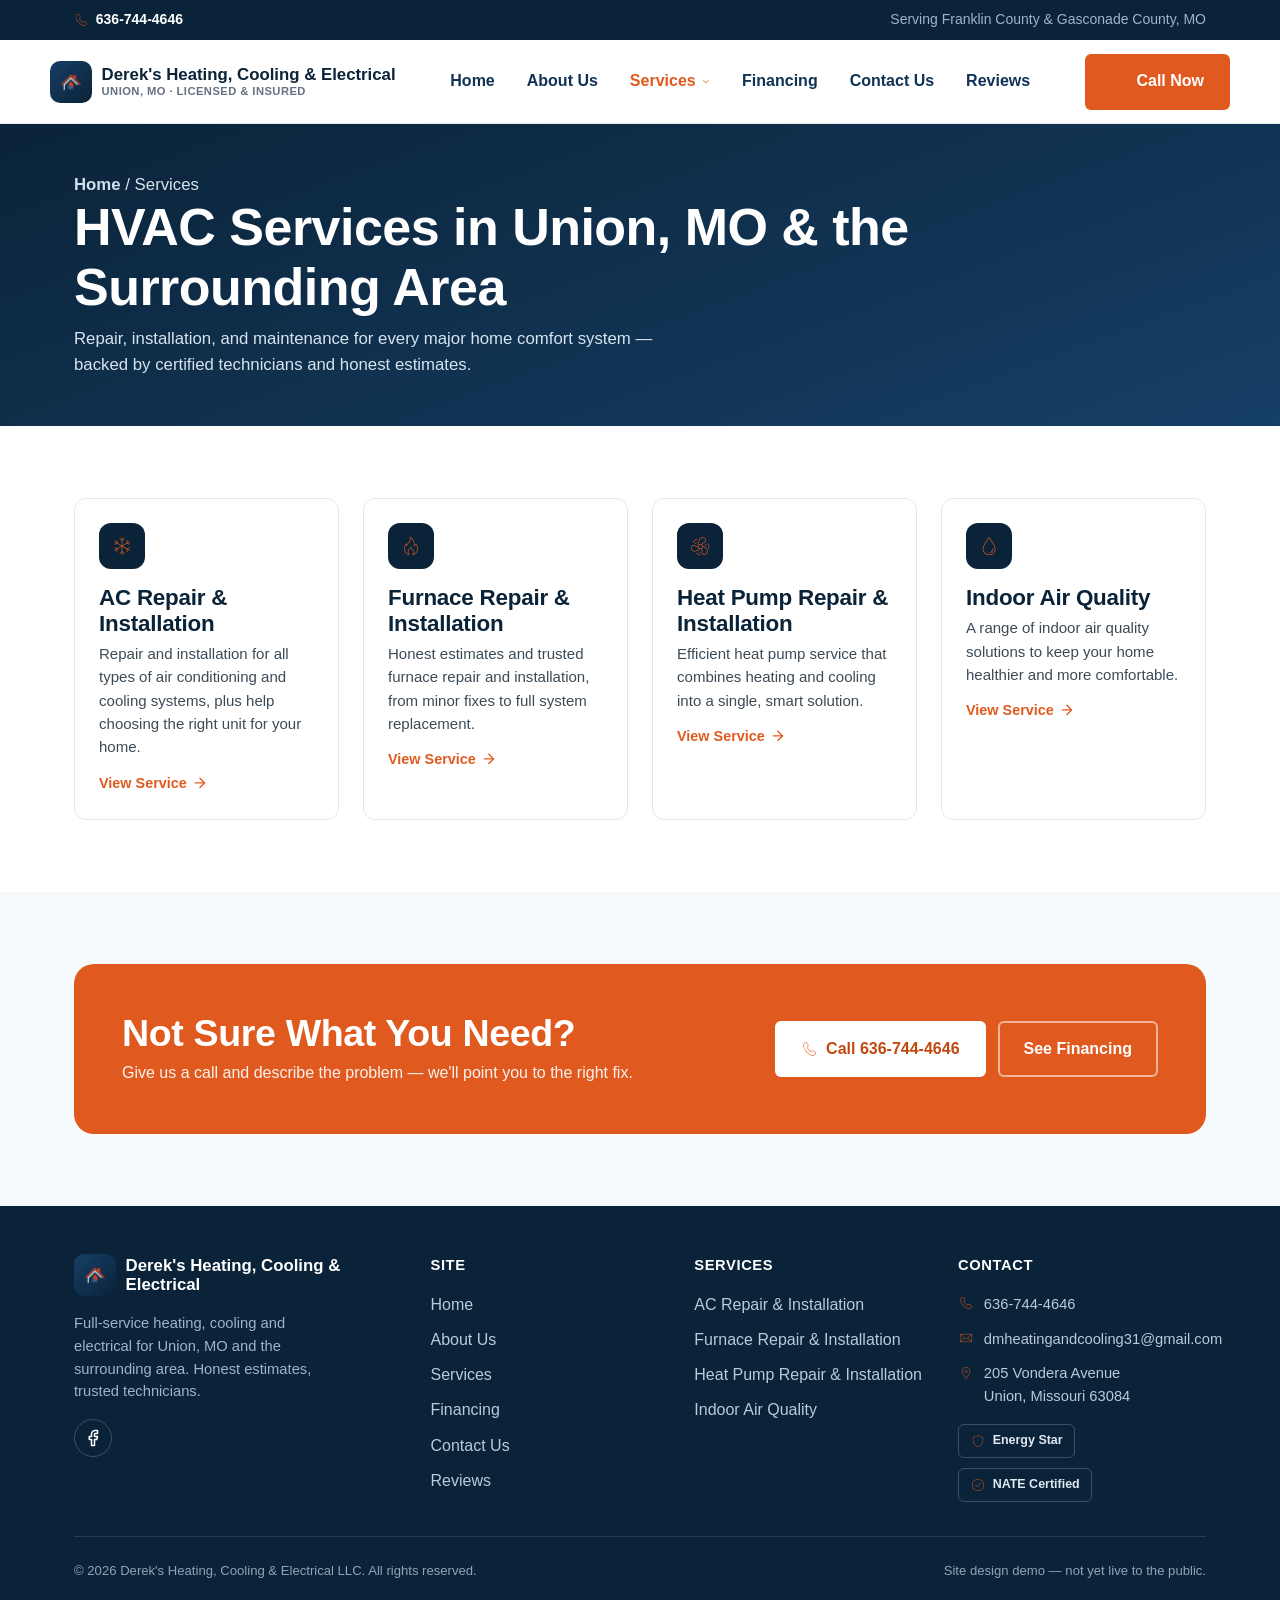
<file: services.html>
<!DOCTYPE html>
<html lang="en">
<head>
<meta charset="UTF-8">
<meta name="viewport" content="width=device-width, initial-scale=1">
<title>HVAC Services | Derek's Heating, Cooling & Electrical LLC</title>
<meta name="description" content="AC repair & installation, furnace service, heat pumps, and indoor air quality solutions from Derek's Heating, Cooling & Electrical LLC in Union, MO.">
<link rel="canonical" href="https://derekshvac-demo.example/services.html">
<meta name="theme-color" content="#0a2338">
<link rel="icon" href="assets/img/favicon.png" type="image/png">

<meta property="og:type" content="website">
<meta property="og:title" content="HVAC Services | Derek's Heating, Cooling & Electrical LLC">
<meta property="og:description" content="AC repair & installation, furnace service, heat pumps, and indoor air quality solutions from Derek's Heating, Cooling & Electrical LLC in Union, MO.">
<meta property="og:site_name" content="Derek's Heating, Cooling & Electrical LLC">

<link rel="stylesheet" href="assets/css/style.css">
<script type="application/ld+json">{
  "@context": "https://schema.org",
  "@type": "HVACBusiness",
  "name": "Derek's Heating, Cooling & Electrical LLC",
  "telephone": "+1-636-744-4646",
  "email": "dmheatingandcooling31@gmail.com",
  "address": {
    "@type": "PostalAddress",
    "streetAddress": "205 Vondera Avenue",
    "addressLocality": "Union",
    "addressRegion": "MO",
    "postalCode": "63084",
    "addressCountry": "US"
  },
  "areaServed": [
    {
      "@type": "AdministrativeArea",
      "name": "Franklin County, MO"
    },
    {
      "@type": "AdministrativeArea",
      "name": "Gasconade County, MO"
    },
    {
      "@type": "City",
      "name": "Union, MO"
    },
    {
      "@type": "City",
      "name": "New Haven, MO"
    },
    {
      "@type": "City",
      "name": "Hermann, MO"
    }
  ],
  "sameAs": [
    "https://facebook.com/hvacfranklincounty"
  ],
  "priceRange": "$$",
  "openingHoursSpecification": [
    {
      "@type": "OpeningHoursSpecification",
      "dayOfWeek": [
        "Monday",
        "Tuesday",
        "Wednesday",
        "Thursday",
        "Friday"
      ],
      "opens": "08:00",
      "closes": "17:00"
    }
  ]
}</script>

</head>
<body>
<a class="skip-link" href="#main">Skip to content</a>

  
  <div class="topbar">
    <div class="container">
      <a class="topbar-call" href="tel:+16367444646">
        <img class="icon" src="assets/img/icons/phone.png" width="24" height="24" alt="" aria-hidden="true">
        636-744-4646
      </a>
      <span class="topbar-area">Serving Franklin County & Gasconade County, MO</span>
    </div>
  </div>
  <header class="site-header">
    <div class="container header-inner">
      
      <a class="brand" href="index.html">
        <span class="brand-mark"><img src="assets/img/logo-mark.png" alt="" width="24" height="24"></span>
        <span class="brand-name">
          Derek's Heating, Cooling &amp; Electrical
          <small>Union, MO &middot; Licensed &amp; Insured</small>
        </span>
      </a>
      
      <nav class="primary-nav" aria-label="Primary">
        <ul class="nav-list"><li><a class="nav-link" href="index.html">Home</a></li><li><a class="nav-link" href="about.html">About Us</a></li>
        <li class="has-dropdown">
          <a class="nav-link" href="services.html" aria-current="page">
            Services <svg class="icon caret" viewBox="0 0 24 24" fill="none" stroke="currentColor" stroke-width="2" stroke-linecap="round" stroke-linejoin="round" aria-hidden="true" focusable="false"><polyline points="6 9 12 15 18 9"/></svg>
          </a>
          <ul class="dropdown"><li><a href="ac-repair-installation.html">AC Repair & Installation</a></li><li><a href="furnace-repair-installation.html">Furnace Repair & Installation</a></li><li><a href="heat-pump-repair-installation.html">Heat Pump Repair & Installation</a></li><li><a href="indoor-air-quality.html">Indoor Air Quality</a></li></ul>
        </li><li><a class="nav-link" href="financing.html">Financing</a></li><li><a class="nav-link" href="contact.html">Contact Us</a></li><li><a class="nav-link" href="reviews.html">Reviews</a></li></ul>
      </nav>
      <a class="btn btn-primary header-cta" href="tel:+16367444646">
        <img class="icon" src="assets/img/icons/phone.png" width="24" height="24" alt="" aria-hidden="true"> Call Now
      </a>
      <button
        type="button"
        class="nav-toggle"
        data-nav-toggle
        aria-expanded="false"
        aria-controls="mobile-nav-panel"
        aria-label="Open menu"
      >
        <svg class="icon" viewBox="0 0 24 24" fill="none" stroke="currentColor" stroke-width="2" stroke-linecap="round" stroke-linejoin="round" aria-hidden="true" focusable="false"><line x1="3" y1="12" x2="21" y2="12"/><line x1="3" y1="6" x2="21" y2="6"/><line x1="3" y1="18" x2="21" y2="18"/></svg>
      </button>
    </div>
    
    <div class="mobile-nav" data-mobile-nav>
      <div class="container">
        <a class="mobile-nav-link" href="index.html">Home</a><a class="mobile-nav-link" href="about.html">About Us</a>
        <button
          type="button"
          class="mobile-nav-toggle-btn"
          data-mobile-sub-toggle
          aria-expanded="false"
          aria-controls="mobile-services-sub" aria-current="page"
        >
          Services <svg class="icon caret" viewBox="0 0 24 24" fill="none" stroke="currentColor" stroke-width="2" stroke-linecap="round" stroke-linejoin="round" aria-hidden="true" focusable="false"><polyline points="6 9 12 15 18 9"/></svg>
        </button>
        <div class="mobile-sub" id="mobile-services-sub" data-mobile-sub>
          <a href="services.html">All Services</a>
          <a href="ac-repair-installation.html">AC Repair & Installation</a><a href="furnace-repair-installation.html">Furnace Repair & Installation</a><a href="heat-pump-repair-installation.html">Heat Pump Repair & Installation</a><a href="indoor-air-quality.html">Indoor Air Quality</a>
        </div><a class="mobile-nav-link" href="financing.html">Financing</a><a class="mobile-nav-link" href="contact.html">Contact Us</a><a class="mobile-nav-link" href="reviews.html">Reviews</a>
        <a class="btn btn-primary btn-block mobile-cta" href="tel:+16367444646">
          <img class="icon" src="assets/img/icons/phone.png" width="24" height="24" alt="" aria-hidden="true"> Call 636-744-4646
        </a>
      </div>
    </div>
  </header>
<main id="main">

  <section class="page-hero">
    <div class="container">
      <p class="breadcrumb"><a href="index.html">Home</a> / Services</p>
      <h1>HVAC Services in Union, MO &amp; the Surrounding Area</h1>
      <p>Repair, installation, and maintenance for every major home comfort
        system &mdash; backed by certified technicians and honest estimates.</p>
    </div>
  </section>

  <section class="section">
    <div class="container">
      <div class="card-grid">
        
        <div class="card">
          <div class="feature-icon"><img class="icon" src="assets/img/icons/snowflake.png" width="24" height="24" alt="" aria-hidden="true"></div>
          <h3>AC Repair & Installation</h3>
          <p>Repair and installation for all types of air conditioning and cooling systems, plus help choosing the right unit for your home.</p>
          <a class="card-link" href="ac-repair-installation.html">View Service <svg class="icon" viewBox="0 0 24 24" fill="none" stroke="currentColor" stroke-width="2" stroke-linecap="round" stroke-linejoin="round" aria-hidden="true" focusable="false"><line x1="5" y1="12" x2="19" y2="12"/><polyline points="12 5 19 12 12 19"/></svg></a>
        </div>
        <div class="card">
          <div class="feature-icon"><img class="icon" src="assets/img/icons/flame.png" width="24" height="24" alt="" aria-hidden="true"></div>
          <h3>Furnace Repair & Installation</h3>
          <p>Honest estimates and trusted furnace repair and installation, from minor fixes to full system replacement.</p>
          <a class="card-link" href="furnace-repair-installation.html">View Service <svg class="icon" viewBox="0 0 24 24" fill="none" stroke="currentColor" stroke-width="2" stroke-linecap="round" stroke-linejoin="round" aria-hidden="true" focusable="false"><line x1="5" y1="12" x2="19" y2="12"/><polyline points="12 5 19 12 12 19"/></svg></a>
        </div>
        <div class="card">
          <div class="feature-icon"><img class="icon" src="assets/img/icons/fan.png" width="24" height="24" alt="" aria-hidden="true"></div>
          <h3>Heat Pump Repair & Installation</h3>
          <p>Efficient heat pump service that combines heating and cooling into a single, smart solution.</p>
          <a class="card-link" href="heat-pump-repair-installation.html">View Service <svg class="icon" viewBox="0 0 24 24" fill="none" stroke="currentColor" stroke-width="2" stroke-linecap="round" stroke-linejoin="round" aria-hidden="true" focusable="false"><line x1="5" y1="12" x2="19" y2="12"/><polyline points="12 5 19 12 12 19"/></svg></a>
        </div>
        <div class="card">
          <div class="feature-icon"><img class="icon" src="assets/img/icons/droplet.png" width="24" height="24" alt="" aria-hidden="true"></div>
          <h3>Indoor Air Quality</h3>
          <p>A range of indoor air quality solutions to keep your home healthier and more comfortable.</p>
          <a class="card-link" href="indoor-air-quality.html">View Service <svg class="icon" viewBox="0 0 24 24" fill="none" stroke="currentColor" stroke-width="2" stroke-linecap="round" stroke-linejoin="round" aria-hidden="true" focusable="false"><line x1="5" y1="12" x2="19" y2="12"/><polyline points="12 5 19 12 12 19"/></svg></a>
        </div>
      </div>
    </div>
  </section>

  <section class="section section-alt">
    <div class="container">
      <div class="cta-band">
        <div>
          <h2>Not Sure What You Need?</h2>
          <p>Give us a call and describe the problem &mdash; we'll point you to the right fix.</p>
        </div>
        <div class="cta-actions">
          <a class="btn btn-primary" href="tel:+16367444646"><img class="icon" src="assets/img/icons/phone.png" width="24" height="24" alt="" aria-hidden="true"> Call 636-744-4646</a>
          <a class="btn btn-on-dark" href="financing.html">See Financing</a>
        </div>
      </div>
    </div>
  </section>
  
</main>

  <footer class="site-footer">
    <div class="container">
      <div class="footer-grid">
        <div class="footer-brand">
          <a class="brand" href="index.html">
            <span class="brand-mark"><img src="assets/img/logo-mark.png" alt="" width="24" height="24"></span>
            <span class="brand-name">Derek's Heating, Cooling &amp; Electrical</span>
          </a>
          <p>Full-service heating, cooling and electrical for Union, MO and
            the surrounding area. Honest estimates, trusted technicians.</p>
          <div class="footer-social">
            <a href="https://facebook.com/hvacfranklincounty" aria-label="Derek's Heating on Facebook" target="_blank" rel="noopener noreferrer">
              <svg class="icon" viewBox="0 0 24 24" fill="none" stroke="currentColor" stroke-width="2" stroke-linecap="round" stroke-linejoin="round" aria-hidden="true" focusable="false"><path d="M18 2h-3a5 5 0 0 0-5 5v3H7v4h3v8h4v-8h3l1-4h-4V7a1 1 0 0 1 1-1h3z"/></svg>
            </a>
          </div>
        </div>

        <div>
          <div class="footer-heading">Site</div>
          <ul class="footer-links">
            <li><a href="index.html">Home</a></li><li><a href="about.html">About Us</a></li><li><a href="services.html">Services</a></li><li><a href="financing.html">Financing</a></li><li><a href="contact.html">Contact Us</a></li><li><a href="reviews.html">Reviews</a></li>
          </ul>
        </div>

        <div>
          <div class="footer-heading">Services</div>
          <ul class="footer-links">
            <li><a href="ac-repair-installation.html">AC Repair & Installation</a></li><li><a href="furnace-repair-installation.html">Furnace Repair & Installation</a></li><li><a href="heat-pump-repair-installation.html">Heat Pump Repair & Installation</a></li><li><a href="indoor-air-quality.html">Indoor Air Quality</a></li>
          </ul>
        </div>

        <div>
          <div class="footer-heading">Contact</div>
          <ul class="footer-contact">
            <li><img class="icon" src="assets/img/icons/phone.png" width="24" height="24" alt="" aria-hidden="true"><a href="tel:+16367444646">636-744-4646</a></li>
            <li><img class="icon" src="assets/img/icons/mail.png" width="24" height="24" alt="" aria-hidden="true"><a href="mailto:dmheatingandcooling31@gmail.com">dmheatingandcooling31@gmail.com</a></li>
            <li><img class="icon" src="assets/img/icons/pin.png" width="24" height="24" alt="" aria-hidden="true"><span>205 Vondera Avenue<br>Union, Missouri 63084</span></li>
          </ul>
          <div class="footer-certs">
            <span class="footer-cert-badge"><img class="icon" src="assets/img/icons/shield.png" width="24" height="24" alt="" aria-hidden="true"> Energy Star</span>
            <span class="footer-cert-badge"><img class="icon" src="assets/img/icons/check-circle.png" width="24" height="24" alt="" aria-hidden="true"> NATE Certified</span>
          </div>
        </div>
      </div>

      <div class="footer-bottom">
        <span>&copy; <span data-year>2026</span> Derek's Heating, Cooling & Electrical LLC. All rights reserved.</span>
        <span>Site design demo &mdash; not yet live to the public.</span>
      </div>
    </div>
  </footer>
<script src="assets/js/main.js"></script>
<script>document.querySelector('[data-year]').textContent = new Date().getFullYear();</script>
</body>
</html>
</file>
<file: assets/css/style.css>
/* Derek's Heating, Cooling & Electrical LLC -- demo rebuild
   Zero dependencies. System fonts only (no webfont network request,
   keeps LCP/CLS low on throttled mobile connections). */

:root {
  --navy-950: #0a2338;
  --navy-900: #0f3255;
  --navy-800: #163f66;
  --navy-700: #1f5280;
  --ice-50: #f2f8fc;
  --ice-100: #e6f1f9;
  --orange-600: #e05a1f;
  --orange-700: #c1490f;
  --orange-100: #fdece1;
  --ink-900: #17222c;
  --ink-700: #3c4a56;
  --ink-500: #647180;
  --line-200: #e2e9ef;
  --line-100: #edf2f6;
  --bg-0: #ffffff;
  --bg-1: #f7fafc;
  --radius-sm: 6px;
  --radius-md: 12px;
  --radius-lg: 20px;
  --shadow-sm: 0 1px 2px rgba(15, 50, 85, 0.08);
  --shadow-md: 0 8px 24px rgba(15, 50, 85, 0.12);
  --container: 1180px;
  --space-1: 0.5rem;
  --space-2: 1rem;
  --space-3: 1.5rem;
  --space-4: 2rem;
  --space-5: 3rem;
  --space-6: 4.5rem;
  font-size: 16px;
}

*,
*::before,
*::after {
  box-sizing: border-box;
}

html {
  -webkit-text-size-adjust: 100%;
  scroll-behavior: smooth;
}

body {
  margin: 0;
  font-family: -apple-system, BlinkMacSystemFont, "Segoe UI", Roboto,
    Helvetica, Arial, sans-serif;
  color: var(--ink-900);
  background: var(--bg-0);
  line-height: 1.55;
  -webkit-font-smoothing: antialiased;
}

img,
svg {
  max-width: 100%;
  display: block;
}

.icon {
  display: inline-block;
  width: 1.1em;
  height: 1.1em;
  flex: none;
}

a {
  color: inherit;
  text-decoration: none;
}

ul {
  margin: 0;
  padding: 0;
  list-style: none;
}

h1,
h2,
h3,
h4 {
  margin: 0 0 var(--space-2);
  line-height: 1.15;
  font-weight: 800;
  color: var(--navy-950);
  letter-spacing: -0.01em;
}

h1 {
  font-size: clamp(2rem, 5vw + 0.5rem, 3.25rem);
}

h2 {
  font-size: clamp(1.6rem, 3vw + 0.5rem, 2.35rem);
}

h3 {
  font-size: clamp(1.15rem, 1.4vw + 0.6rem, 1.4rem);
}

p {
  margin: 0 0 var(--space-2);
  color: var(--ink-700);
}

.container {
  width: 100%;
  max-width: var(--container);
  margin: 0 auto;
  padding: 0 var(--space-3);
}

.visually-hidden {
  position: absolute;
  width: 1px;
  height: 1px;
  overflow: hidden;
  clip: rect(0 0 0 0);
  white-space: nowrap;
}

.skip-link {
  position: absolute;
  left: -999px;
  top: 0;
  background: var(--orange-600);
  color: #fff;
  padding: 0.75rem 1.25rem;
  z-index: 200;
  border-radius: 0 0 var(--radius-sm) 0;
  font-weight: 700;
}

.skip-link:focus {
  left: 0;
}

/* ---------- Buttons ---------- */

.btn {
  display: inline-flex;
  align-items: center;
  justify-content: center;
  gap: 0.5rem;
  font-weight: 700;
  font-size: 1rem;
  padding: 0.85rem 1.5rem;
  border-radius: var(--radius-sm);
  border: 2px solid transparent;
  cursor: pointer;
  transition: background-color 0.15s ease, color 0.15s ease,
    border-color 0.15s ease, transform 0.15s ease;
  white-space: nowrap;
}

.btn:active {
  transform: translateY(1px);
}

.btn-primary {
  background: var(--orange-600);
  color: #fff;
}

.btn-primary:hover {
  background: var(--orange-700);
}

.btn-secondary {
  background: #fff;
  color: var(--navy-900);
  border-color: var(--navy-900);
}

.btn-secondary:hover {
  background: var(--navy-900);
  color: #fff;
}

.btn-on-dark {
  background: transparent;
  color: #fff;
  border-color: rgba(255, 255, 255, 0.55);
}

.btn-on-dark:hover {
  background: rgba(255, 255, 255, 0.12);
  border-color: #fff;
}

.btn-block {
  width: 100%;
}

/* ---------- Top bar ---------- */

.topbar {
  background: var(--navy-950);
  color: #cfe0ee;
  font-size: 0.875rem;
}

.topbar .container {
  display: flex;
  align-items: center;
  justify-content: space-between;
  min-height: 40px;
}

.topbar-call {
  display: inline-flex;
  align-items: center;
  gap: 0.4rem;
  color: #fff;
  font-weight: 700;
  white-space: nowrap;
}

.topbar-area {
  color: #9db4c9;
  display: none;
  text-align: right;
}

@media (min-width: 560px) {
  .topbar-area {
    display: block;
  }
}

/* ---------- Header / nav ---------- */

.site-header {
  position: sticky;
  top: 0;
  z-index: 100;
  background: rgba(255, 255, 255, 0.96);
  backdrop-filter: saturate(180%) blur(6px);
  border-bottom: 1px solid var(--line-200);
}

.header-inner {
  display: flex;
  align-items: center;
  justify-content: space-between;
  padding: 0.85rem 0;
  gap: var(--space-3);
}

.brand {
  display: flex;
  align-items: center;
  gap: 0.6rem;
  font-weight: 800;
  color: var(--navy-950);
  font-size: 1.05rem;
  line-height: 1.15;
}

.brand-mark {
  width: 42px;
  height: 42px;
  border-radius: 10px;
  background: linear-gradient(135deg, var(--navy-800), var(--navy-950));
  display: flex;
  align-items: center;
  justify-content: center;
  flex: none;
}

.brand-mark svg,
.brand-mark img {
  width: 24px;
  height: 24px;
}

.brand-name small {
  display: block;
  font-weight: 600;
  color: var(--ink-500);
  font-size: 0.7rem;
  letter-spacing: 0.04em;
  text-transform: uppercase;
}

.primary-nav {
  display: none;
}

.nav-list {
  display: flex;
  align-items: center;
  gap: var(--space-4);
}

.nav-list > li {
  position: relative;
}

.nav-link {
  display: inline-flex;
  align-items: center;
  gap: 0.3rem;
  font-weight: 600;
  color: var(--navy-900);
  padding: 0.5rem 0;
}

.nav-link:hover,
.nav-link[aria-current="page"] {
  color: var(--orange-600);
}

.has-dropdown .caret {
  width: 0.6em;
  height: 0.6em;
  transition: transform 0.15s ease;
}

.has-dropdown:hover .caret,
.has-dropdown:focus-within .caret {
  transform: rotate(180deg);
}

.dropdown {
  position: absolute;
  top: 100%;
  left: 0;
  min-width: 250px;
  background: #fff;
  border: 1px solid var(--line-200);
  border-radius: var(--radius-md);
  box-shadow: var(--shadow-md);
  padding: 0.5rem;
  opacity: 0;
  visibility: hidden;
  transform: translateY(6px);
  transition: opacity 0.15s ease, transform 0.15s ease, visibility 0.15s;
}

.has-dropdown:hover .dropdown,
.has-dropdown:focus-within .dropdown {
  opacity: 1;
  visibility: visible;
  transform: translateY(0);
}

.dropdown a {
  display: block;
  padding: 0.6rem 0.75rem;
  border-radius: var(--radius-sm);
  font-weight: 600;
  color: var(--ink-700);
  font-size: 0.92rem;
}

.dropdown a:hover {
  background: var(--ice-50);
  color: var(--orange-600);
}

.header-cta {
  display: none;
}

.nav-toggle {
  display: inline-flex;
  align-items: center;
  justify-content: center;
  width: 44px;
  height: 44px;
  border-radius: var(--radius-sm);
  border: 1px solid var(--line-200);
  background: #fff;
}

.nav-toggle svg {
  width: 22px;
  height: 22px;
}

/* Mobile nav panel */

.mobile-nav {
  display: none;
  border-top: 1px solid var(--line-200);
  background: #fff;
}

.mobile-nav.is-open {
  display: block;
}

.mobile-nav .container {
  padding-top: var(--space-2);
  padding-bottom: var(--space-3);
}

.mobile-nav-link {
  display: flex;
  align-items: center;
  justify-content: space-between;
  padding: 0.85rem 0;
  border-bottom: 1px solid var(--line-100);
  font-weight: 700;
  color: var(--navy-900);
}

.mobile-nav-link[aria-current="page"] {
  color: var(--orange-600);
}

.mobile-sub {
  display: none;
  padding-left: var(--space-2);
}

.mobile-sub.is-open {
  display: block;
}

.mobile-sub a {
  display: block;
  padding: 0.7rem 0;
  color: var(--ink-700);
  font-weight: 600;
  border-bottom: 1px solid var(--line-100);
}

.mobile-nav-toggle-btn {
  background: none;
  border: none;
  padding: 0.85rem 0;
  width: 100%;
  display: flex;
  align-items: center;
  justify-content: space-between;
  font-weight: 700;
  color: var(--navy-900);
  border-bottom: 1px solid var(--line-100);
  font-size: 1rem;
  font-family: inherit;
}

.mobile-nav-toggle-btn .caret {
  width: 0.7em;
  height: 0.7em;
  transition: transform 0.15s ease;
}

.mobile-nav-toggle-btn[aria-expanded="true"] .caret {
  transform: rotate(180deg);
}

.mobile-nav-toggle-btn[aria-current="page"] {
  color: var(--orange-600);
}

.mobile-cta {
  margin-top: var(--space-3);
}

@media (min-width: 900px) {
  .primary-nav {
    display: block;
  }
  .header-cta {
    display: inline-flex;
  }
  .nav-toggle {
    display: none;
  }
  .mobile-nav {
    display: none !important;
  }
}

/* ---------- Hero ---------- */

.hero {
  background: linear-gradient(160deg, var(--navy-950) 0%, var(--navy-800) 100%);
  color: #fff;
  padding: var(--space-6) 0;
  position: relative;
  overflow: hidden;
}

.hero-inner {
  position: relative;
  display: grid;
  gap: var(--space-4);
  max-width: 720px;
}

.eyebrow {
  display: inline-flex;
  align-items: center;
  gap: 0.5rem;
  background: rgba(255, 255, 255, 0.1);
  border: 1px solid rgba(255, 255, 255, 0.25);
  color: #fff;
  font-weight: 700;
  font-size: 0.8rem;
  letter-spacing: 0.04em;
  text-transform: uppercase;
  padding: 0.4rem 0.85rem;
  border-radius: 999px;
  width: fit-content;
}

.hero h1 {
  color: #fff;
  margin-bottom: var(--space-2);
}

.hero-lede {
  color: #d7e4ef;
  font-size: 1.1rem;
  max-width: 60ch;
}

.hero-actions {
  display: flex;
  flex-wrap: wrap;
  gap: 0.85rem;
  margin-top: var(--space-2);
}

.weather-hook {
  display: flex;
  align-items: center;
  gap: 0.5rem;
  min-height: 1.7rem;
  color: #d7e4ef;
  font-size: 0.92rem;
  font-weight: 600;
}

.weather-hook .icon {
  width: 1.25em;
  height: 1.25em;
  color: var(--orange-600);
}

.hero-trust {
  display: flex;
  flex-wrap: wrap;
  gap: var(--space-3);
  margin-top: var(--space-4);
  padding-top: var(--space-4);
  border-top: 1px solid rgba(255, 255, 255, 0.15);
  color: #cfe0ee;
  font-size: 0.9rem;
  font-weight: 600;
}

.hero-trust li {
  display: flex;
  align-items: center;
  gap: 0.5rem;
}

.hero-trust svg,
.hero-trust img {
  width: 1.15em;
  height: 1.15em;
  color: var(--orange-600);
  flex: none;
}

/* Page header (non-home hero, shorter) */

.page-hero {
  background: linear-gradient(160deg, var(--navy-950) 0%, var(--navy-800) 100%);
  color: #fff;
  padding: var(--space-5) 0;
}

.page-hero h1 {
  color: #fff;
  margin-bottom: 0.5rem;
}

.page-hero p {
  color: #d7e4ef;
  max-width: 62ch;
  font-size: 1.05rem;
  margin-bottom: 0;
}

.breadcrumb {
  font-size: 0.85rem;
  color: #9db4c9;
  margin-bottom: var(--space-2);
}

.breadcrumb a {
  color: #cfe0ee;
  font-weight: 600;
}

.breadcrumb a:hover {
  color: #fff;
}

/* ---------- Sections ---------- */

.section {
  padding: var(--space-6) 0;
}

.section-alt {
  background: var(--bg-1);
}

.section-head {
  max-width: 680px;
  margin: 0 auto var(--space-4);
  text-align: center;
}

.kicker {
  color: var(--orange-600);
  font-weight: 800;
  text-transform: uppercase;
  letter-spacing: 0.06em;
  font-size: 0.8rem;
  display: block;
  margin-bottom: 0.5rem;
}

/* Two-column feature rows (AC / Furnace teasers) */

.feature-row {
  display: grid;
  gap: var(--space-4);
  align-items: center;
}

.feature-row .panel {
  background: var(--ice-50);
  border-radius: var(--radius-lg);
  padding: var(--space-5);
  border: 1px solid var(--line-200);
}

.feature-icon {
  width: 56px;
  height: 56px;
  border-radius: var(--radius-md);
  background: var(--navy-950);
  display: flex;
  align-items: center;
  justify-content: center;
  margin-bottom: var(--space-2);
}

.feature-icon svg,
.feature-icon img {
  width: 30px;
  height: 30px;
  color: var(--orange-600);
}

@media (min-width: 800px) {
  .feature-row {
    grid-template-columns: 1fr 1fr;
  }
}

/* Grid cards ("What We Do") */

.card-grid {
  display: grid;
  gap: var(--space-3);
  grid-template-columns: repeat(auto-fit, minmax(240px, 1fr));
}

.card {
  background: #fff;
  border: 1px solid var(--line-200);
  border-radius: var(--radius-md);
  padding: var(--space-3);
  transition: box-shadow 0.15s ease, transform 0.15s ease;
}

.card:hover {
  box-shadow: var(--shadow-md);
  transform: translateY(-2px);
}

.card .feature-icon {
  width: 46px;
  height: 46px;
}

.card .feature-icon svg,
.card .feature-icon img {
  width: 24px;
  height: 24px;
}

.card h3 {
  margin-bottom: 0.35rem;
}

.card p {
  font-size: 0.94rem;
  margin-bottom: 0.75rem;
}

.card-link {
  font-weight: 700;
  color: var(--orange-600);
  font-size: 0.9rem;
  display: inline-flex;
  align-items: center;
  gap: 0.3rem;
}

/* CTA band */

.cta-band {
  background: var(--orange-600);
  color: #fff;
  border-radius: var(--radius-lg);
  padding: var(--space-5);
  display: grid;
  gap: var(--space-3);
  text-align: center;
}

.cta-band h2 {
  color: #fff;
  margin-bottom: 0.35rem;
}

.cta-band p {
  color: rgba(255, 255, 255, 0.92);
  margin-bottom: 0;
}

.cta-band .btn-primary {
  background: #fff;
  color: var(--orange-700);
}

.cta-band .btn-primary:hover {
  background: var(--navy-950);
  color: #fff;
}

.cta-actions {
  display: flex;
  flex-wrap: wrap;
  gap: 0.75rem;
  justify-content: center;
}

@media (min-width: 700px) {
  .cta-band {
    grid-template-columns: 1fr auto;
    text-align: left;
    align-items: center;
  }
  .cta-actions {
    justify-content: flex-end;
  }
}

/* Certifications strip */

.cert-strip {
  display: flex;
  flex-wrap: wrap;
  gap: var(--space-3);
  align-items: center;
  justify-content: center;
}

.cert-badge {
  display: flex;
  align-items: center;
  gap: 0.6rem;
  padding: 0.75rem 1.1rem;
  border: 1px solid var(--line-200);
  border-radius: var(--radius-md);
  background: #fff;
  font-weight: 700;
  color: var(--navy-900);
  font-size: 0.92rem;
}

.cert-badge svg,
.cert-badge img {
  width: 26px;
  height: 26px;
  color: var(--orange-600);
  flex: none;
}

/* Process / steps list */

.steps {
  display: grid;
  gap: var(--space-3);
  counter-reset: step;
}

.step {
  display: flex;
  gap: var(--space-2);
  align-items: flex-start;
}

.step-num {
  flex: none;
  width: 40px;
  height: 40px;
  border-radius: 50%;
  background: var(--navy-950);
  color: #fff;
  display: flex;
  align-items: center;
  justify-content: center;
  font-weight: 800;
}

/* ---------- Quiz ("What Does Your System Need?") ---------- */

.quiz-card {
  max-width: 640px;
  margin: 0 auto;
  background: #fff;
  border: 1px solid var(--line-200);
  border-radius: var(--radius-lg);
  padding: var(--space-4);
  box-shadow: var(--shadow-sm);
}

.quiz-progress {
  color: var(--orange-600);
  font-weight: 800;
  text-transform: uppercase;
  letter-spacing: 0.06em;
  font-size: 0.78rem;
  margin-bottom: 0.5rem;
}

.quiz-question {
  margin-bottom: var(--space-3);
}

.quiz-options {
  display: grid;
  gap: 0.65rem;
}

@media (min-width: 560px) {
  .quiz-options {
    grid-template-columns: 1fr 1fr;
  }
}

.quiz-option {
  display: flex;
  align-items: center;
  gap: 0.65rem;
  width: 100%;
  text-align: left;
  background: var(--bg-1);
  border: 1px solid var(--line-200);
  border-radius: var(--radius-md);
  padding: 0.85rem 1rem;
  font: inherit;
  font-weight: 700;
  color: var(--navy-900);
  cursor: pointer;
  transition: border-color 0.15s ease, background-color 0.15s ease, transform 0.15s ease;
}

.quiz-option:hover {
  background: var(--ice-50);
  border-color: var(--navy-700);
  transform: translateY(-1px);
}

.quiz-option .icon {
  width: 26px;
  height: 26px;
  flex: none;
}

.quiz-result {
  text-align: center;
}

.quiz-result h3 {
  margin-bottom: 0.5rem;
}

.quiz-result-actions {
  display: flex;
  flex-wrap: wrap;
  gap: 0.75rem;
  justify-content: center;
  margin-top: var(--space-3);
}

.quiz-restart {
  display: inline-block;
  margin-top: var(--space-3);
  background: none;
  border: none;
  font: inherit;
  font-weight: 700;
  font-size: 0.88rem;
  color: var(--ink-500);
  text-decoration: underline;
  cursor: pointer;
}

.quiz-restart:hover {
  color: var(--orange-600);
}

/* ---------- Forms ---------- */

.form-card {
  background: #fff;
  border: 1px solid var(--line-200);
  border-radius: var(--radius-lg);
  padding: var(--space-4);
  box-shadow: var(--shadow-sm);
}

.form-grid {
  display: grid;
  gap: var(--space-2);
}

@media (min-width: 620px) {
  .form-grid.two-col {
    grid-template-columns: 1fr 1fr;
  }
  .form-grid.two-col .full {
    grid-column: 1 / -1;
  }
}

.field label {
  display: block;
  font-weight: 700;
  font-size: 0.88rem;
  color: var(--navy-900);
  margin-bottom: 0.35rem;
}

.field input,
.field textarea,
.field select {
  width: 100%;
  border: 1px solid var(--line-200);
  border-radius: var(--radius-sm);
  padding: 0.7rem 0.85rem;
  font: inherit;
  color: var(--ink-900);
  background: var(--bg-1);
}

.field input:focus,
.field textarea:focus,
.field select:focus {
  outline: 2px solid var(--navy-700);
  outline-offset: 1px;
  background: #fff;
}

.field textarea {
  resize: vertical;
  min-height: 120px;
}

.form-note {
  font-size: 0.82rem;
  color: var(--ink-500);
  margin-top: 0.75rem;
  margin-bottom: 0;
}

.form-status {
  margin-top: var(--space-2);
  padding: 0.85rem 1rem;
  border-radius: var(--radius-sm);
  font-weight: 700;
  font-size: 0.92rem;
  display: none;
}

.form-status.is-visible {
  display: block;
}

.form-status.success {
  background: #e7f6ec;
  color: #1a7a3d;
}

.form-status.error {
  background: #fdecea;
  color: #b3261e;
}

/* ---------- Contact info cards ---------- */

.info-grid {
  display: grid;
  gap: var(--space-3);
  grid-template-columns: repeat(auto-fit, minmax(220px, 1fr));
}

.info-card {
  background: var(--ice-50);
  border: 1px solid var(--line-200);
  border-radius: var(--radius-md);
  padding: var(--space-3);
}

.info-card svg,
.info-card img {
  width: 26px;
  height: 26px;
  color: var(--orange-600);
  margin-bottom: 0.6rem;
}

.info-card h3 {
  font-size: 1.05rem;
  margin-bottom: 0.25rem;
}

.info-card a {
  font-weight: 700;
  color: var(--navy-900);
}

.info-card a:hover {
  color: var(--orange-600);
}

/* Map placeholder */

.map-embed {
  border-radius: var(--radius-lg);
  overflow: hidden;
  border: 1px solid var(--line-200);
  aspect-ratio: 16 / 9;
}

.map-embed iframe {
  width: 100%;
  height: 100%;
  border: 0;
}

/* ---------- Work gallery ---------- */

.work-grid {
  display: grid;
  gap: var(--space-3);
  grid-template-columns: repeat(auto-fit, minmax(260px, 1fr));
}

.work-card {
  margin: 0;
  background: #fff;
  border: 1px solid var(--line-200);
  border-radius: var(--radius-md);
  overflow: hidden;
  transition: box-shadow 0.15s ease, transform 0.15s ease;
}

.work-card:hover {
  box-shadow: var(--shadow-md);
  transform: translateY(-2px);
}

.work-photo {
  position: relative;
  aspect-ratio: 4 / 3;
  background: var(--bg-1);
  overflow: hidden;
}

.work-photo img {
  width: 100%;
  height: 100%;
  object-fit: cover;
  display: block;
}

.work-card figcaption {
  padding: 0.75rem 0.9rem;
  font-weight: 700;
  font-size: 0.88rem;
  color: var(--navy-900);
}

.work-card-ba {
  grid-column: span 2;
}

@media (max-width: 480px) {
  .work-card-ba {
    grid-column: span 1;
  }
}

.work-ba {
  display: grid;
  grid-template-columns: 1fr 1fr;
  gap: 2px;
  background: var(--line-200);
}

.work-ba .work-photo {
  aspect-ratio: 3 / 4;
  border-radius: 0;
}

.work-ba-tag {
  position: absolute;
  top: 0.6rem;
  left: 0.6rem;
  background: rgba(10, 35, 56, 0.85);
  color: #fff;
  font-weight: 800;
  font-size: 0.72rem;
  text-transform: uppercase;
  letter-spacing: 0.04em;
  padding: 0.3rem 0.6rem;
  border-radius: var(--radius-sm);
}

.work-ba-tag-after {
  background: rgba(224, 90, 31, 0.9);
  left: auto;
  right: 0.6rem;
}

/* ---------- Reviews ---------- */

.review-grid {
  display: grid;
  gap: var(--space-3);
  grid-template-columns: repeat(auto-fit, minmax(260px, 1fr));
}

.review-card {
  background: #fff;
  border: 1px solid var(--line-200);
  border-radius: var(--radius-md);
  padding: var(--space-3);
}

.stars {
  color: var(--orange-600);
  letter-spacing: 0.1em;
  margin-bottom: 0.6rem;
  font-size: 1.05rem;
}

.review-quote {
  color: var(--ink-900);
  font-weight: 600;
  margin-bottom: 0.75rem;
}

.review-author {
  color: var(--ink-500);
  font-size: 0.88rem;
  font-weight: 700;
}

.review-cta {
  text-align: center;
}

/* ---------- Financing ---------- */

.finance-highlights {
  display: grid;
  gap: var(--space-3);
  grid-template-columns: repeat(auto-fit, minmax(220px, 1fr));
}

.finance-highlight {
  background: #fff;
  padding: var(--space-3);
  border-radius: var(--radius-md);
  border: 1px solid var(--line-200);
  text-align: center;
}

.finance-highlight strong {
  display: block;
  font-size: 1.6rem;
  color: var(--navy-950);
  margin-bottom: 0.25rem;
}

/* ---------- Footer ---------- */

.site-footer {
  background: var(--navy-950);
  color: #b9cadb;
  padding: var(--space-5) 0 var(--space-3);
}

.footer-grid {
  display: grid;
  gap: var(--space-4);
  grid-template-columns: 1fr;
}

@media (min-width: 800px) {
  .footer-grid {
    grid-template-columns: 1.4fr 1fr 1fr 1fr;
  }
}

.footer-brand .brand {
  color: #fff;
  margin-bottom: var(--space-2);
}

.footer-brand p {
  color: #9db4c9;
  font-size: 0.92rem;
  max-width: 32ch;
}

.footer-social {
  display: flex;
  gap: 0.6rem;
  margin-top: var(--space-2);
}

.footer-social a {
  width: 38px;
  height: 38px;
  border-radius: 50%;
  border: 1px solid rgba(255, 255, 255, 0.2);
  display: flex;
  align-items: center;
  justify-content: center;
}

.footer-social a:hover {
  background: var(--orange-600);
  border-color: var(--orange-600);
}

.footer-social svg {
  width: 18px;
  height: 18px;
  color: #fff;
}

.footer-heading {
  color: #fff;
  font-weight: 800;
  font-size: 0.92rem;
  text-transform: uppercase;
  letter-spacing: 0.04em;
  margin-bottom: var(--space-2);
}

.footer-links li {
  margin-bottom: 0.65rem;
}

.footer-links a:hover {
  color: #fff;
}

.footer-contact li {
  display: flex;
  gap: 0.6rem;
  margin-bottom: 0.75rem;
  font-size: 0.92rem;
}

.footer-contact svg,
.footer-contact img {
  width: 1.1em;
  height: 1.1em;
  flex: none;
  margin-top: 0.15em;
  color: var(--orange-600);
}

.footer-contact a:hover {
  color: #fff;
}

.footer-certs {
  display: flex;
  gap: 0.6rem;
  flex-wrap: wrap;
  margin-top: var(--space-2);
}

.footer-cert-badge {
  display: inline-flex;
  align-items: center;
  gap: 0.4rem;
  padding: 0.4rem 0.7rem;
  border: 1px solid rgba(255, 255, 255, 0.2);
  border-radius: var(--radius-sm);
  font-size: 0.78rem;
  font-weight: 700;
  color: #dfe9f2;
}

.footer-cert-badge svg,
.footer-cert-badge img {
  width: 16px;
  height: 16px;
  color: var(--orange-600);
}

.footer-bottom {
  border-top: 1px solid rgba(255, 255, 255, 0.12);
  margin-top: var(--space-4);
  padding-top: var(--space-3);
  display: flex;
  flex-wrap: wrap;
  gap: 0.5rem 1.5rem;
  justify-content: space-between;
  font-size: 0.82rem;
  color: #8fa4b8;
}

/* ---------- Utilities ---------- */

.mt-0 {
  margin-top: 0;
}

.stack {
  display: grid;
  gap: var(--space-2);
}

@media (min-width: 900px) {
  .section {
    padding: var(--space-6) 0;
  }
}
</file>
